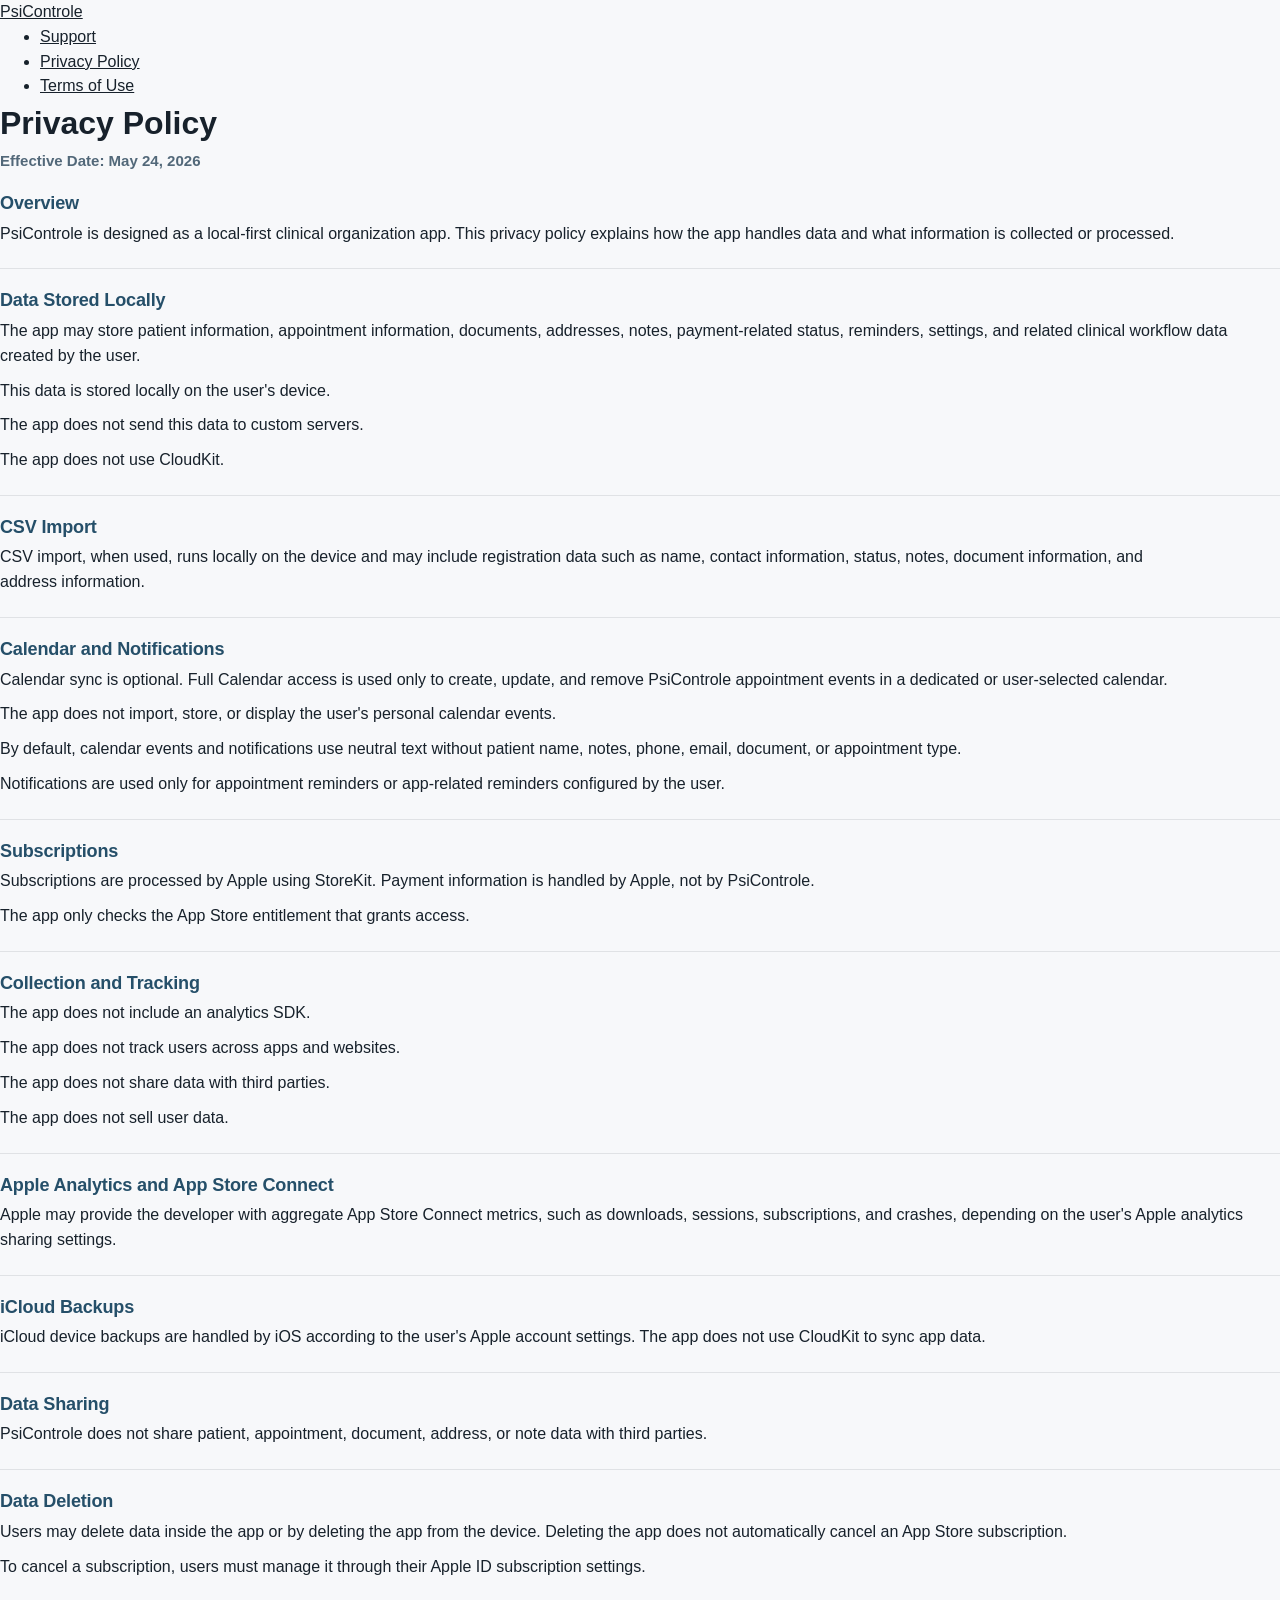
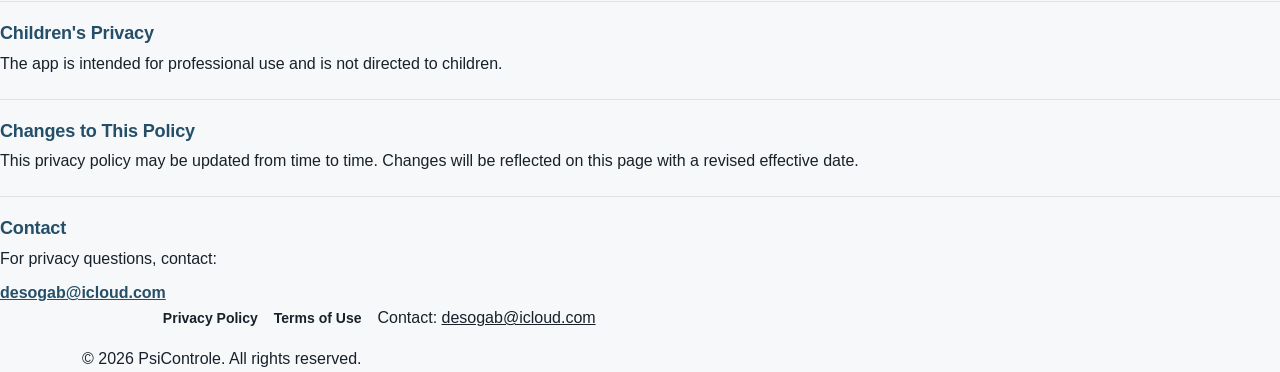
<file: privacy.html>
<!DOCTYPE html>
<html lang="en">
<head>
  <meta charset="UTF-8">
  <meta name="viewport" content="width=device-width, initial-scale=1.0">
  <title>Privacy Policy — PsiControle</title>
  <meta name="description" content="Privacy Policy for PsiControle, a local-first iOS app for managing clinical routines. Learn how your data is handled.">
  <link rel="stylesheet" href="styles.css">
</head>
<body>

<header>
  <nav>
    <a href="index.html" class="brand">PsiControle</a>
    <ul class="nav-links">
      <li><a href="index.html">Support</a></li>
      <li><a href="privacy.html" class="active">Privacy Policy</a></li>
      <li><a href="terms.html">Terms of Use</a></li>
    </ul>
  </nav>
</header>

<main>

  <h1>Privacy Policy</h1>
  <span class="effective-date">Effective Date: May 24, 2026</span>

  <div class="legal-section">
    <h2>Overview</h2>
    <p>PsiControle is designed as a local-first clinical organization app. This privacy policy explains how the app handles data and what information is collected or processed.</p>
  </div>

  <div class="legal-section">
    <h2>Data Stored Locally</h2>
    <p>The app may store patient information, appointment information, documents, addresses, notes, payment-related status, reminders, settings, and related clinical workflow data created by the user.</p>
    <p>This data is stored locally on the user's device.</p>
    <p>The app does not send this data to custom servers.</p>
    <p>The app does not use CloudKit.</p>
  </div>

  <div class="legal-section">
    <h2>CSV Import</h2>
    <p>CSV import, when used, runs locally on the device and may include registration data such as name, contact information, status, notes, document information, and address information.</p>
  </div>

  <div class="legal-section">
    <h2>Calendar and Notifications</h2>
    <p>Calendar sync is optional. Full Calendar access is used only to create, update, and remove PsiControle appointment events in a dedicated or user-selected calendar.</p>
    <p>The app does not import, store, or display the user's personal calendar events.</p>
    <p>By default, calendar events and notifications use neutral text without patient name, notes, phone, email, document, or appointment type.</p>
    <p>Notifications are used only for appointment reminders or app-related reminders configured by the user.</p>
  </div>

  <div class="legal-section">
    <h2>Subscriptions</h2>
    <p>Subscriptions are processed by Apple using StoreKit. Payment information is handled by Apple, not by PsiControle.</p>
    <p>The app only checks the App Store entitlement that grants access.</p>
  </div>

  <div class="legal-section">
    <h2>Collection and Tracking</h2>
    <p>The app does not include an analytics SDK.</p>
    <p>The app does not track users across apps and websites.</p>
    <p>The app does not share data with third parties.</p>
    <p>The app does not sell user data.</p>
  </div>

  <div class="legal-section">
    <h2>Apple Analytics and App Store Connect</h2>
    <p>Apple may provide the developer with aggregate App Store Connect metrics, such as downloads, sessions, subscriptions, and crashes, depending on the user's Apple analytics sharing settings.</p>
  </div>

  <div class="legal-section">
    <h2>iCloud Backups</h2>
    <p>iCloud device backups are handled by iOS according to the user's Apple account settings. The app does not use CloudKit to sync app data.</p>
  </div>

  <div class="legal-section">
    <h2>Data Sharing</h2>
    <p>PsiControle does not share patient, appointment, document, address, or note data with third parties.</p>
  </div>

  <div class="legal-section">
    <h2>Data Deletion</h2>
    <p>Users may delete data inside the app or by deleting the app from the device. Deleting the app does not automatically cancel an App Store subscription.</p>
    <p>To cancel a subscription, users must manage it through their Apple ID subscription settings.</p>
  </div>

  <div class="legal-section">
    <h2>Children's Privacy</h2>
    <p>The app is intended for professional use and is not directed to children.</p>
  </div>

  <div class="legal-section">
    <h2>Changes to This Policy</h2>
    <p>This privacy policy may be updated from time to time. Changes will be reflected on this page with a revised effective date.</p>
  </div>

  <div class="legal-section">
    <h2>Contact</h2>
    <p>For privacy questions, contact:</p>
    <p><a href="mailto:desogab@icloud.com" class="contact-link">desogab@icloud.com</a></p>
  </div>

</main>

<footer>
  <div class="footer-inner">
    <div class="footer-links">
      <a href="privacy.html">Privacy Policy</a>
      <a href="terms.html">Terms of Use</a>
    </div>
    <p>Contact: <a href="mailto:desogab@icloud.com">desogab@icloud.com</a></p>
    <p>&copy; 2026 PsiControle. All rights reserved.</p>
  </div>
</footer>

</body>
</html>
</file>
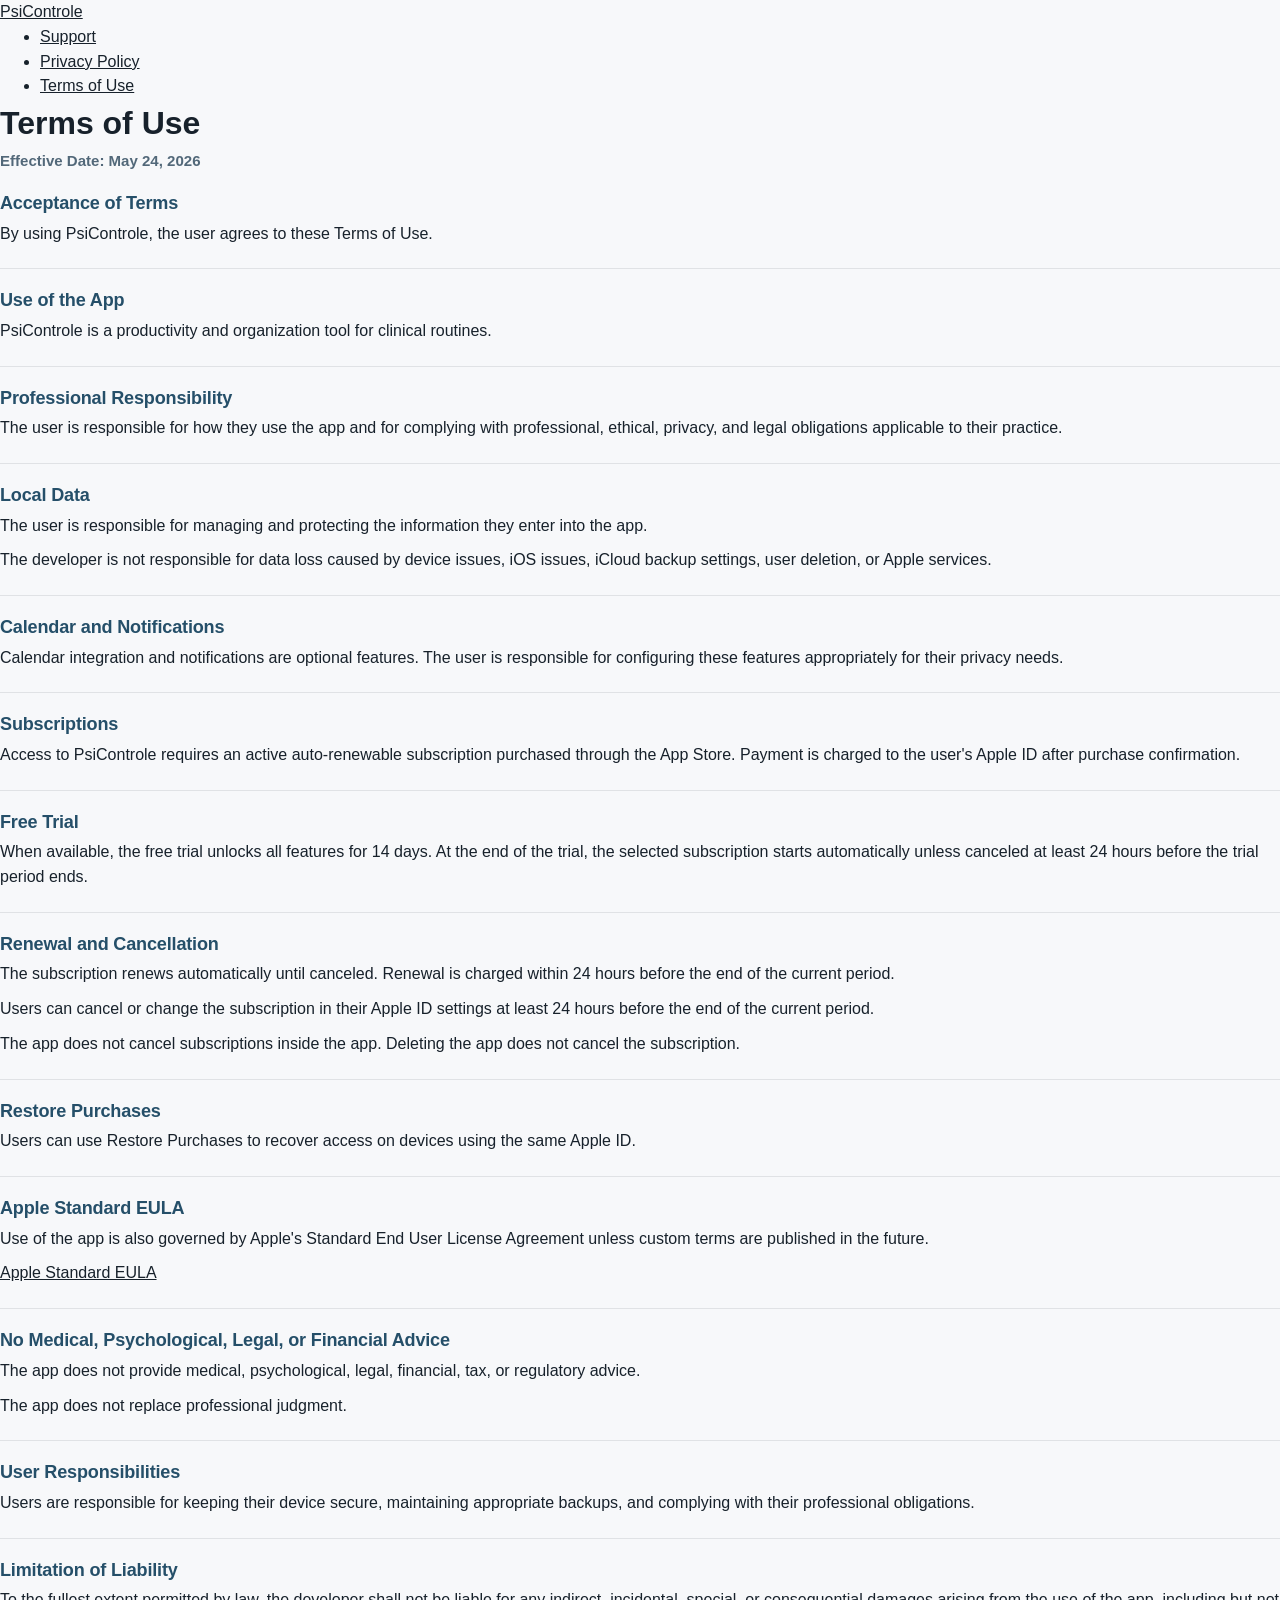
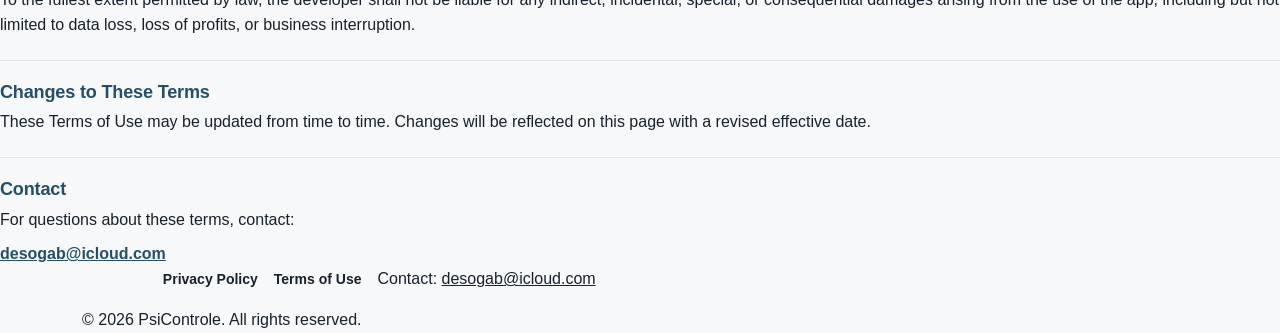
<file: terms.html>
<!DOCTYPE html>
<html lang="en">
<head>
  <meta charset="UTF-8">
  <meta name="viewport" content="width=device-width, initial-scale=1.0">
  <title>Terms of Use — PsiControle</title>
  <meta name="description" content="Terms of Use for PsiControle, a local-first iOS app for managing clinical routines, patients, and appointments.">
  <link rel="stylesheet" href="styles.css">
</head>
<body>

<header>
  <nav>
    <a href="index.html" class="brand">PsiControle</a>
    <ul class="nav-links">
      <li><a href="index.html">Support</a></li>
      <li><a href="privacy.html">Privacy Policy</a></li>
      <li><a href="terms.html" class="active">Terms of Use</a></li>
    </ul>
  </nav>
</header>

<main>

  <h1>Terms of Use</h1>
  <span class="effective-date">Effective Date: May 24, 2026</span>

  <div class="legal-section">
    <h2>Acceptance of Terms</h2>
    <p>By using PsiControle, the user agrees to these Terms of Use.</p>
  </div>

  <div class="legal-section">
    <h2>Use of the App</h2>
    <p>PsiControle is a productivity and organization tool for clinical routines.</p>
  </div>

  <div class="legal-section">
    <h2>Professional Responsibility</h2>
    <p>The user is responsible for how they use the app and for complying with professional, ethical, privacy, and legal obligations applicable to their practice.</p>
  </div>

  <div class="legal-section">
    <h2>Local Data</h2>
    <p>The user is responsible for managing and protecting the information they enter into the app.</p>
    <p>The developer is not responsible for data loss caused by device issues, iOS issues, iCloud backup settings, user deletion, or Apple services.</p>
  </div>

  <div class="legal-section">
    <h2>Calendar and Notifications</h2>
    <p>Calendar integration and notifications are optional features. The user is responsible for configuring these features appropriately for their privacy needs.</p>
  </div>

  <div class="legal-section">
    <h2>Subscriptions</h2>
    <p>Access to PsiControle requires an active auto-renewable subscription purchased through the App Store. Payment is charged to the user's Apple ID after purchase confirmation.</p>
  </div>

  <div class="legal-section">
    <h2>Free Trial</h2>
    <p>When available, the free trial unlocks all features for 14 days. At the end of the trial, the selected subscription starts automatically unless canceled at least 24 hours before the trial period ends.</p>
  </div>

  <div class="legal-section">
    <h2>Renewal and Cancellation</h2>
    <p>The subscription renews automatically until canceled. Renewal is charged within 24 hours before the end of the current period.</p>
    <p>Users can cancel or change the subscription in their Apple ID settings at least 24 hours before the end of the current period.</p>
    <p>The app does not cancel subscriptions inside the app. Deleting the app does not cancel the subscription.</p>
  </div>

  <div class="legal-section">
    <h2>Restore Purchases</h2>
    <p>Users can use Restore Purchases to recover access on devices using the same Apple ID.</p>
  </div>

  <div class="legal-section">
    <h2>Apple Standard EULA</h2>
    <p>Use of the app is also governed by Apple's Standard End User License Agreement unless custom terms are published in the future.</p>
    <p><a href="https://www.apple.com/legal/internet-services/itunes/dev/stdeula/" target="_blank" rel="noopener noreferrer">Apple Standard EULA</a></p>
  </div>

  <div class="legal-section">
    <h2>No Medical, Psychological, Legal, or Financial Advice</h2>
    <p>The app does not provide medical, psychological, legal, financial, tax, or regulatory advice.</p>
    <p>The app does not replace professional judgment.</p>
  </div>

  <div class="legal-section">
    <h2>User Responsibilities</h2>
    <p>Users are responsible for keeping their device secure, maintaining appropriate backups, and complying with their professional obligations.</p>
  </div>

  <div class="legal-section">
    <h2>Limitation of Liability</h2>
    <p>To the fullest extent permitted by law, the developer shall not be liable for any indirect, incidental, special, or consequential damages arising from the use of the app, including but not limited to data loss, loss of profits, or business interruption.</p>
  </div>

  <div class="legal-section">
    <h2>Changes to These Terms</h2>
    <p>These Terms of Use may be updated from time to time. Changes will be reflected on this page with a revised effective date.</p>
  </div>

  <div class="legal-section">
    <h2>Contact</h2>
    <p>For questions about these terms, contact:</p>
    <p><a href="mailto:desogab@icloud.com" class="contact-link">desogab@icloud.com</a></p>
  </div>

</main>

<footer>
  <div class="footer-inner">
    <div class="footer-links">
      <a href="privacy.html">Privacy Policy</a>
      <a href="terms.html">Terms of Use</a>
    </div>
    <p>Contact: <a href="mailto:desogab@icloud.com">desogab@icloud.com</a></p>
    <p>&copy; 2026 PsiControle. All rights reserved.</p>
  </div>
</footer>

</body>
</html>
</file>
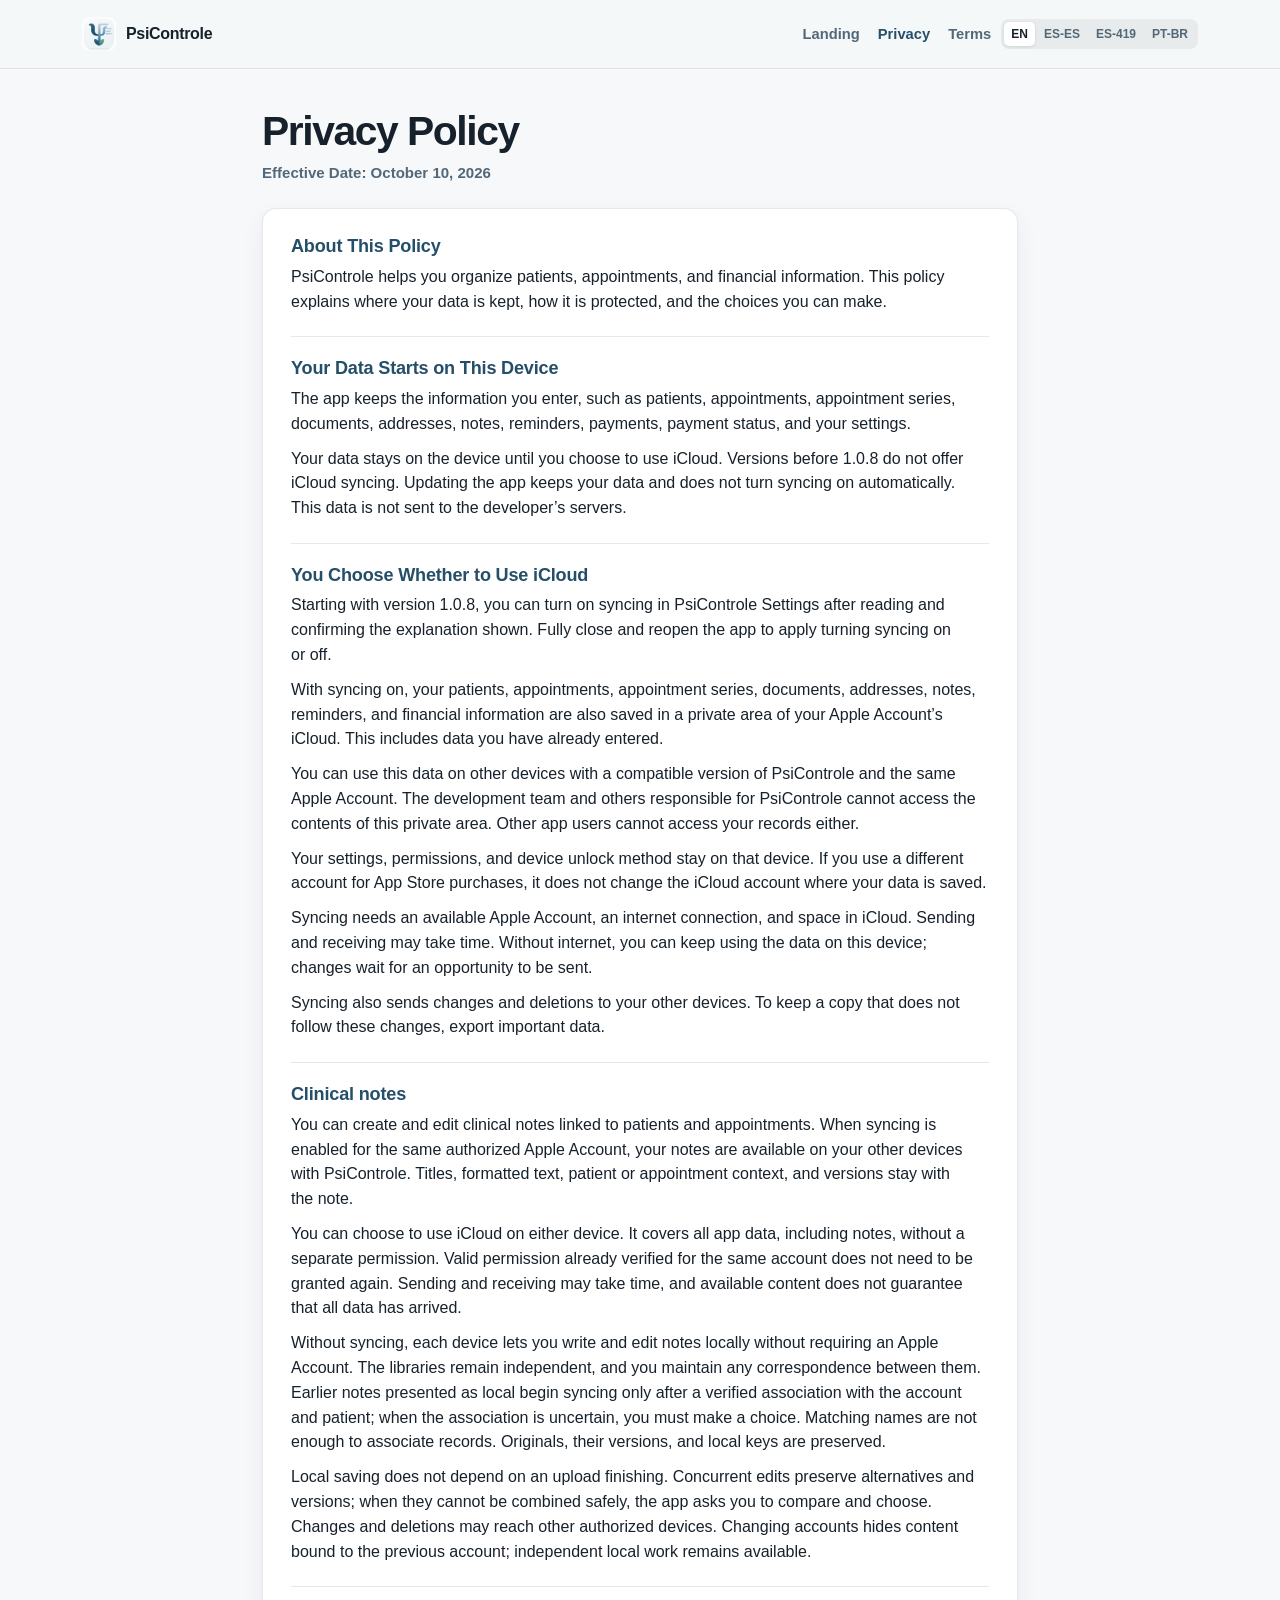
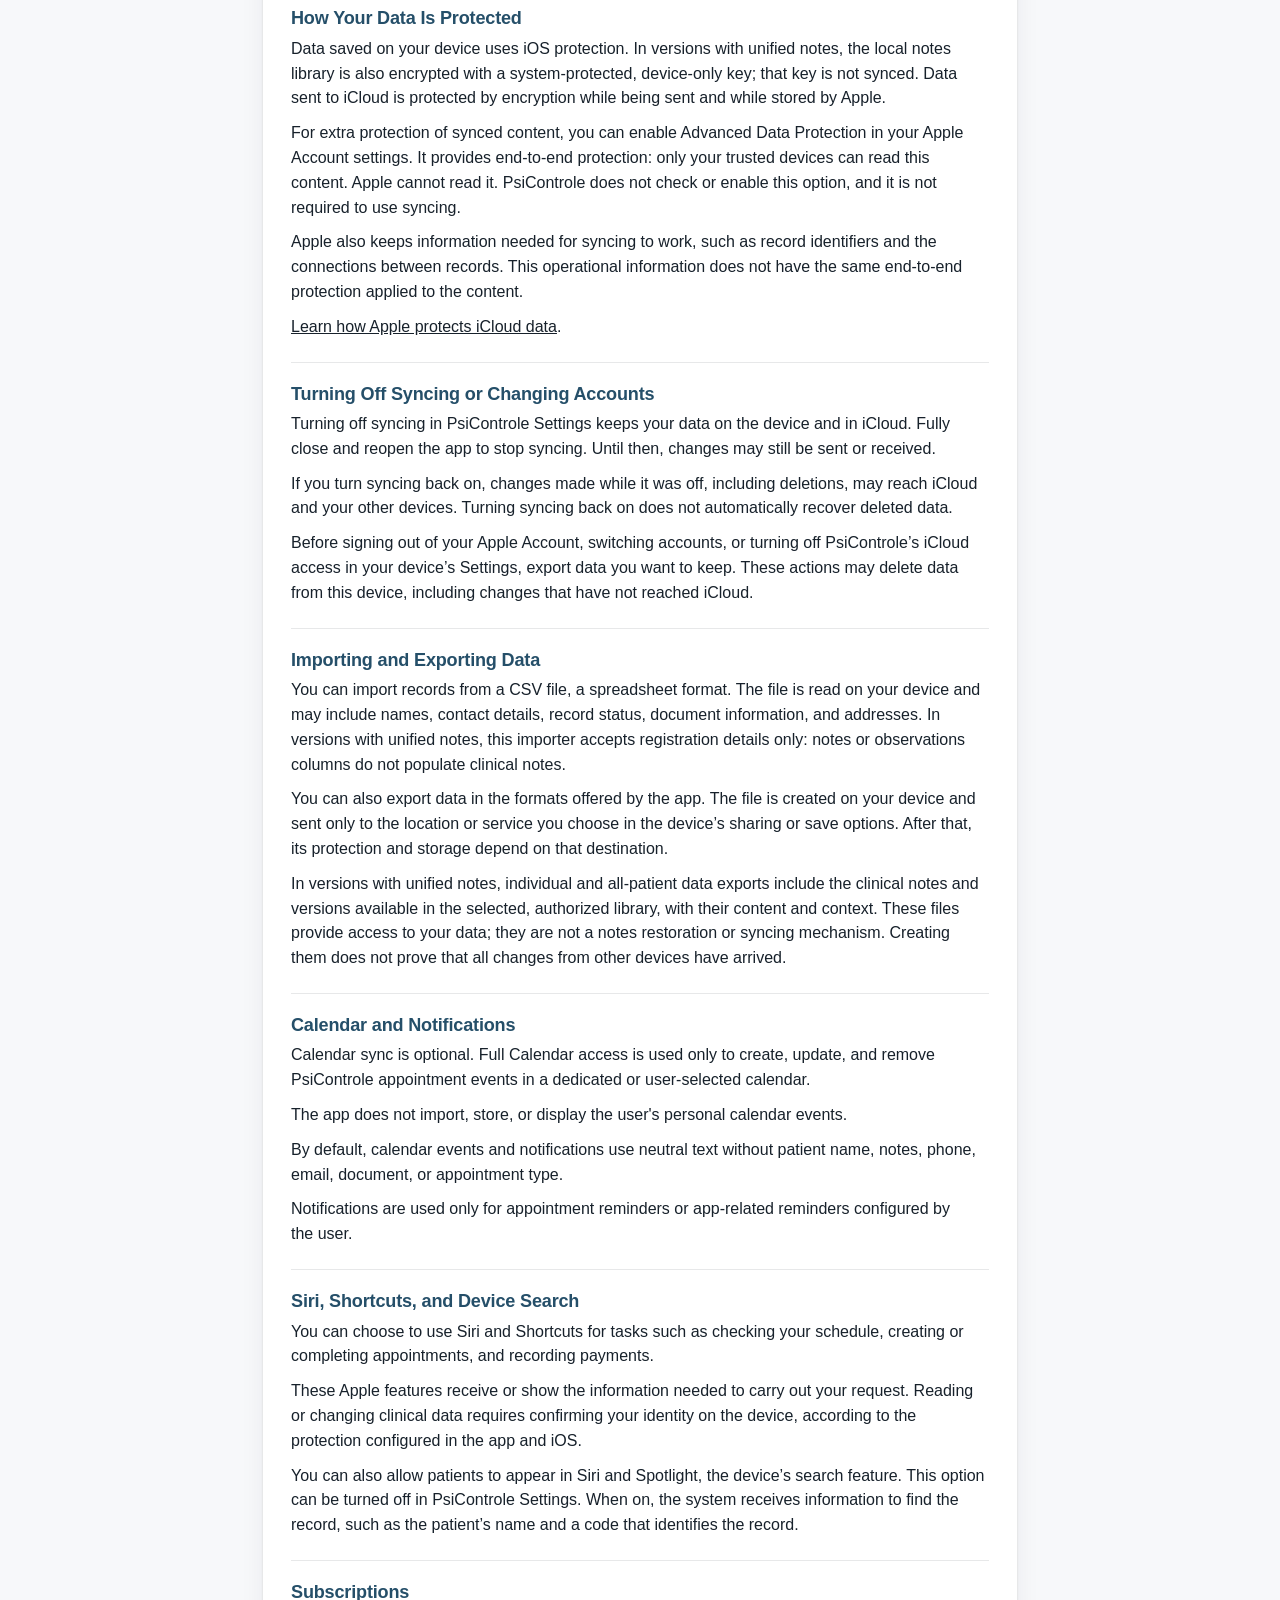
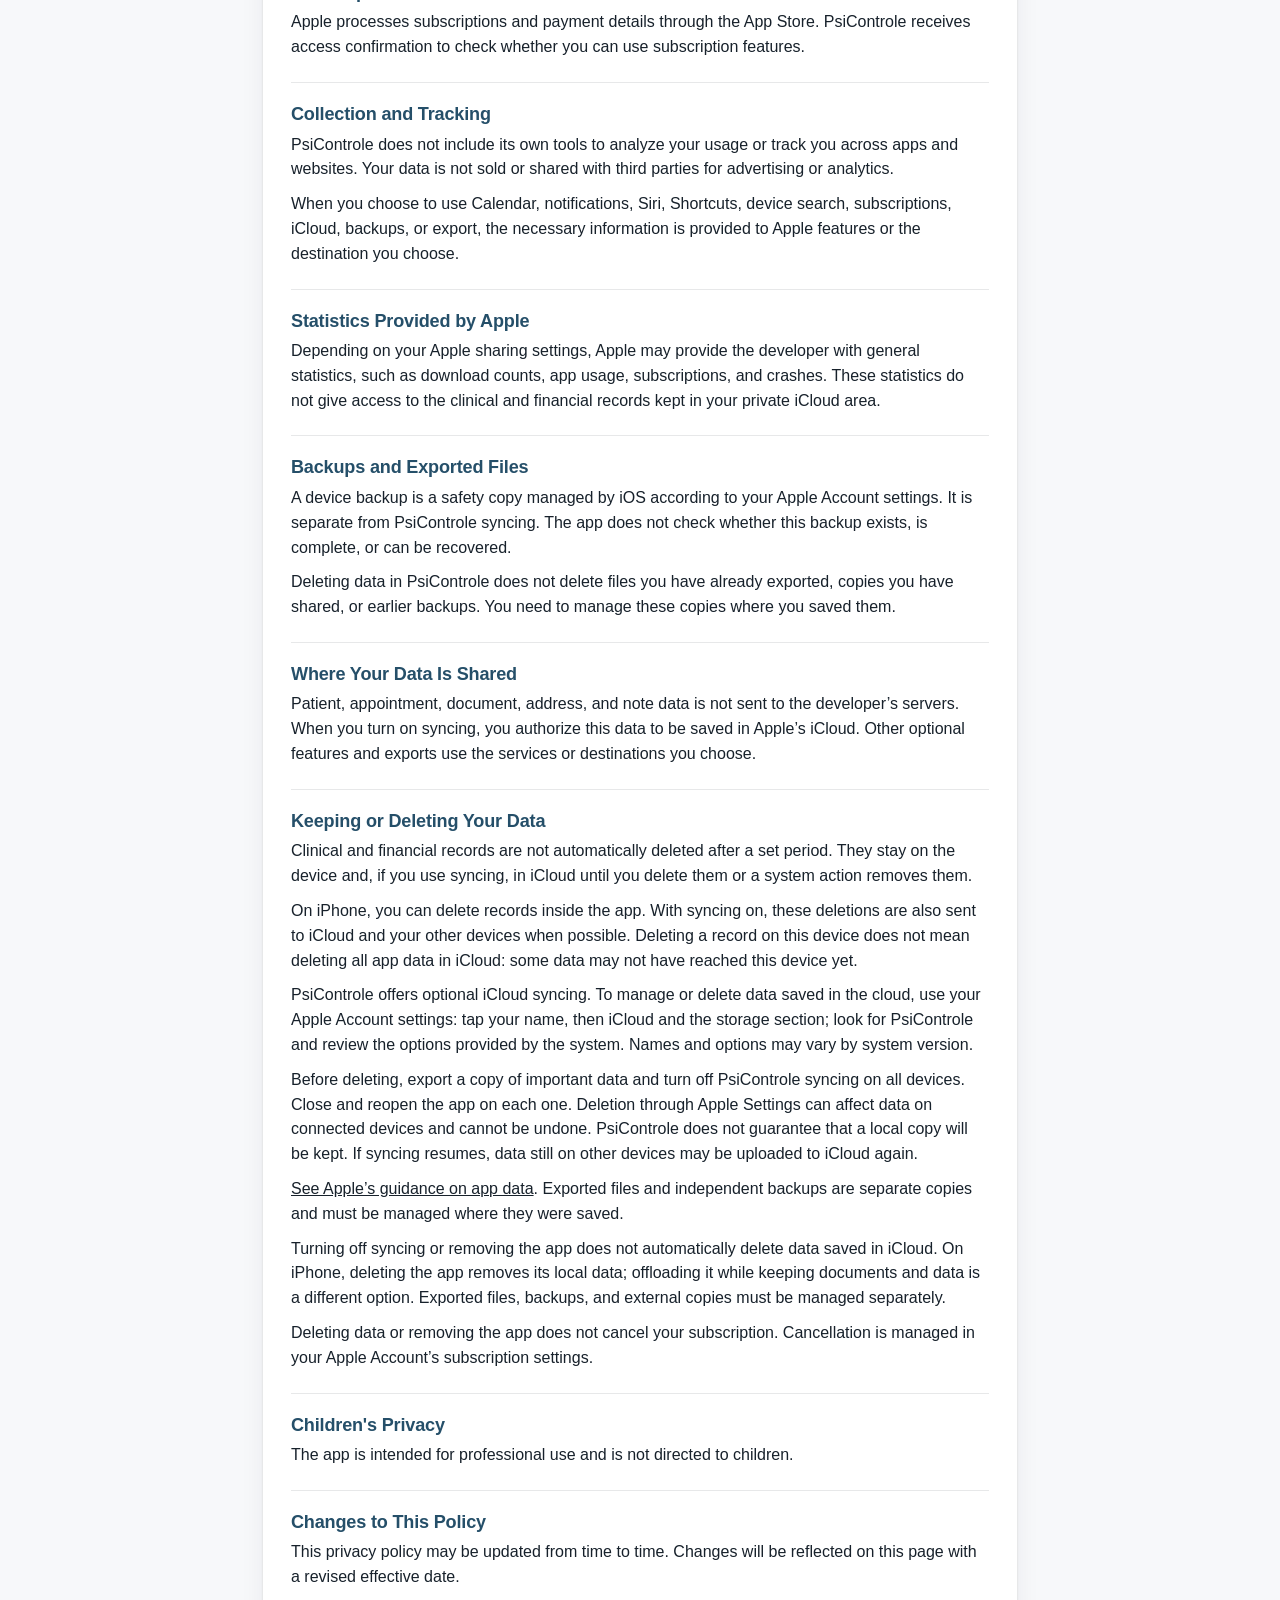
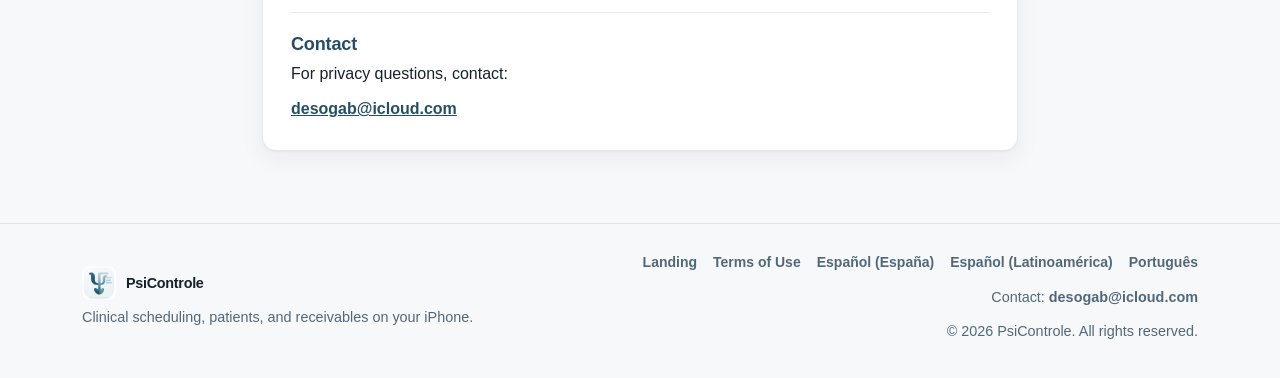
<file: en/privacy.html>
<!DOCTYPE html>
<html lang="en">
<head>
  <meta charset="UTF-8">
  <meta name="color-scheme" content="light dark">
  <meta name="viewport" content="width=device-width, initial-scale=1.0">
  <title>Privacy Policy — PsiControle</title>
  <meta name="description" content="PsiControle Privacy Policy. Understand where your data is kept, how it is protected, and how to delete it.">
  <link rel="icon" href="../assets/img/brand/app-icon.png">
  <link rel="stylesheet" href="../styles.css?v=20260716">
  <link rel="stylesheet" href="../legal-appearance.css?v=20261022">
  <!-- seo:start -->
  <link rel="canonical" href="https://psicontrole.app.br/en/privacy.html">
  <link rel="alternate" hreflang="pt-BR" href="https://psicontrole.app.br/pt-BR/privacy.html">
  <link rel="alternate" hreflang="en" href="https://psicontrole.app.br/en/privacy.html">
  <link rel="alternate" hreflang="es-ES" href="https://psicontrole.app.br/es-ES/privacy.html">
  <link rel="alternate" hreflang="es-419" href="https://psicontrole.app.br/es-419/privacy.html">
  <!-- seo:end -->
</head>
<body>
<a class="skip-link" href="#content">Skip to content</a>

<header class="site-header">
  <nav class="site-nav" aria-label="Main navigation">
    <a href="./" class="brand-link" aria-label="PsiControle">
      <img src="../assets/img/brand/brand-mark.png" alt="" width="34" height="34">
      <span>PsiControle</span>
    </a>

    <div class="nav-actions">
      <div class="main-nav" aria-label="Pages">
        <a href="./">Landing</a>
        <a href="privacy.html" class="active">Privacy</a>
        <a href="terms.html">Terms</a>
      </div>
      <div class="lang-switch" aria-label="Language">
        <a href="privacy.html" class="lang-active" lang="en">EN</a>
        <a href="../es-ES/privacy.html" lang="es-ES" title="Español (España)">ES-ES</a>
        <a href="../es-419/privacy.html" lang="es-419" title="Español (Latinoamérica)">ES-419</a>
        <a href="../pt-BR/privacy.html" lang="pt-BR">PT-BR</a>
      </div>
    </div>
  </nav>
</header>

<main id="content" class="legal-main">
  <div class="legal-hero">
    <h1>Privacy Policy</h1>
    <span class="effective-date">Effective Date: October 10, 2026</span>
  </div>

  <div class="legal-card">
    <section class="legal-section">
      <h2>About This Policy</h2>
      <p>PsiControle helps you organize patients, appointments, and financial information. This policy explains where your data is kept, how it is protected, and the choices you can make.</p>
    </section>

    <section class="legal-section">
      <h2>Your Data Starts on This Device</h2>
      <p>The app keeps the information you enter, such as patients, appointments, appointment series, documents, addresses, notes, reminders, payments, payment status, and your settings.</p>
      <p>Your data stays on the device until you choose to use iCloud. Versions before 1.0.8 do not offer iCloud syncing. Updating the app keeps your data and does not turn syncing on automatically. This data is not sent to the developer’s servers.</p>
    </section>

    <section class="legal-section">
      <h2>You Choose Whether to Use iCloud</h2>
      <p>Starting with version 1.0.8, you can turn on syncing in PsiControle Settings after reading and confirming the explanation shown. Fully close and reopen the app to apply turning syncing on or off.</p>
      <p>With syncing on, your patients, appointments, appointment series, documents, addresses, notes, reminders, and financial information are also saved in a private area of your Apple Account’s iCloud. This includes data you have already entered.</p>
      <p>You can use this data on other devices with a compatible version of PsiControle and the same Apple Account. The development team and others responsible for PsiControle cannot access the contents of this private area. Other app users cannot access your records either.</p>
      <p>Your settings, permissions, and device unlock method stay on that device. If you use a different account for App Store purchases, it does not change the iCloud account where your data is saved.</p>
      <p>Syncing needs an available Apple Account, an internet connection, and space in iCloud. Sending and receiving may take time. Without internet, you can keep using the data on this device; changes wait for an opportunity to be sent.</p>
      <p>Syncing also sends changes and deletions to your other devices. To keep a copy that does not follow these changes, export important data.</p>
    </section>

    <section class="legal-section">
      <h2>Clinical notes</h2>
      <p>You can create and edit clinical notes linked to patients and appointments. When syncing is enabled for the same authorized Apple Account, your notes are available on your other devices with PsiControle. Titles, formatted text, patient or appointment context, and versions stay with the note.</p>
      <p>You can choose to use iCloud on either device. It covers all app data, including notes, without a separate permission. Valid permission already verified for the same account does not need to be granted again. Sending and receiving may take time, and available content does not guarantee that all data has arrived.</p>
      <p>Without syncing, each device lets you write and edit notes locally without requiring an Apple Account. The libraries remain independent, and you maintain any correspondence between them. Earlier notes presented as local begin syncing only after a verified association with the account and patient; when the association is uncertain, you must make a choice. Matching names are not enough to associate records. Originals, their versions, and local keys are preserved.</p>
      <p>Local saving does not depend on an upload finishing. Concurrent edits preserve alternatives and versions; when they cannot be combined safely, the app asks you to compare and choose. Changes and deletions may reach other authorized devices. Changing accounts hides content bound to the previous account; independent local work remains available.</p>
    </section>

    <section class="legal-section">
      <h2>How Your Data Is Protected</h2>
      <p>Data saved on your device uses iOS protection. In versions with unified notes, the local notes library is also encrypted with a system-protected, device-only key; that key is not synced. Data sent to iCloud is protected by encryption while being sent and while stored by Apple.</p>
      <p>For extra protection of synced content, you can enable Advanced Data Protection in your Apple Account settings. It provides end-to-end protection: only your trusted devices can read this content. Apple cannot read it. PsiControle does not check or enable this option, and it is not required to use syncing.</p>
      <p>Apple also keeps information needed for syncing to work, such as record identifiers and the connections between records. This operational information does not have the same end-to-end protection applied to the content.</p>
      <p><a href="https://support.apple.com/102651">Learn how Apple protects iCloud data</a>.</p>
    </section>

    <section class="legal-section">
      <h2>Turning Off Syncing or Changing Accounts</h2>
      <p>Turning off syncing in PsiControle Settings keeps your data on the device and in iCloud. Fully close and reopen the app to stop syncing. Until then, changes may still be sent or received.</p>
      <p>If you turn syncing back on, changes made while it was off, including deletions, may reach iCloud and your other devices. Turning syncing back on does not automatically recover deleted data.</p>
      <p>Before signing out of your Apple Account, switching accounts, or turning off PsiControle’s iCloud access in your device’s Settings, export data you want to keep. These actions may delete data from this device, including changes that have not reached iCloud.</p>
    </section>

    <section class="legal-section">
      <h2>Importing and Exporting Data</h2>
      <p>You can import records from a CSV file, a spreadsheet format. The file is read on your device and may include names, contact details, record status, document information, and addresses. In versions with unified notes, this importer accepts registration details only: notes or observations columns do not populate clinical notes.</p>
      <p>You can also export data in the formats offered by the app. The file is created on your device and sent only to the location or service you choose in the device’s sharing or save options. After that, its protection and storage depend on that destination.</p>
      <p>In versions with unified notes, individual and all-patient data exports include the clinical notes and versions available in the selected, authorized library, with their content and context. These files provide access to your data; they are not a notes restoration or syncing mechanism. Creating them does not prove that all changes from other devices have arrived.</p>
    </section>

    <section class="legal-section">
      <h2>Calendar and Notifications</h2>
      <p>Calendar sync is optional. Full Calendar access is used only to create, update, and remove PsiControle appointment events in a dedicated or user-selected calendar.</p>
      <p>The app does not import, store, or display the user's personal calendar events.</p>
      <p>By default, calendar events and notifications use neutral text without patient name, notes, phone, email, document, or appointment type.</p>
      <p>Notifications are used only for appointment reminders or app-related reminders configured by the user.</p>
    </section>

    <section class="legal-section">
      <h2>Siri, Shortcuts, and Device Search</h2>
      <p>You can choose to use Siri and Shortcuts for tasks such as checking your schedule, creating or completing appointments, and recording payments.</p>
      <p>These Apple features receive or show the information needed to carry out your request. Reading or changing clinical data requires confirming your identity on the device, according to the protection configured in the app and iOS.</p>
      <p>You can also allow patients to appear in Siri and Spotlight, the device’s search feature. This option can be turned off in PsiControle Settings. When on, the system receives information to find the record, such as the patient’s name and a code that identifies the record.</p>
    </section>

    <section class="legal-section">
      <h2>Subscriptions</h2>
      <p>Apple processes subscriptions and payment details through the App Store. PsiControle receives access confirmation to check whether you can use subscription features.</p>
    </section>

    <section class="legal-section">
      <h2>Collection and Tracking</h2>
      <p>PsiControle does not include its own tools to analyze your usage or track you across apps and websites. Your data is not sold or shared with third parties for advertising or analytics.</p>
      <p>When you choose to use Calendar, notifications, Siri, Shortcuts, device search, subscriptions, iCloud, backups, or export, the necessary information is provided to Apple features or the destination you choose.</p>
    </section>

    <section class="legal-section">
      <h2>Statistics Provided by Apple</h2>
      <p>Depending on your Apple sharing settings, Apple may provide the developer with general statistics, such as download counts, app usage, subscriptions, and crashes. These statistics do not give access to the clinical and financial records kept in your private iCloud area.</p>
    </section>

    <section class="legal-section">
      <h2>Backups and Exported Files</h2>
      <p>A device backup is a safety copy managed by iOS according to your Apple Account settings. It is separate from PsiControle syncing. The app does not check whether this backup exists, is complete, or can be recovered.</p>
      <p>Deleting data in PsiControle does not delete files you have already exported, copies you have shared, or earlier backups. You need to manage these copies where you saved them.</p>
    </section>

    <section class="legal-section">
      <h2>Where Your Data Is Shared</h2>
      <p>Patient, appointment, document, address, and note data is not sent to the developer’s servers. When you turn on syncing, you authorize this data to be saved in Apple’s iCloud. Other optional features and exports use the services or destinations you choose.</p>
    </section>

    <section class="legal-section">
      <h2>Keeping or Deleting Your Data</h2>
      <p>Clinical and financial records are not automatically deleted after a set period. They stay on the device and, if you use syncing, in iCloud until you delete them or a system action removes them.</p>
      <p>On iPhone, you can delete records inside the app. With syncing on, these deletions are also sent to iCloud and your other devices when possible. Deleting a record on this device does not mean deleting all app data in iCloud: some data may not have reached this device yet.</p>
      <p>PsiControle offers optional iCloud syncing. To manage or delete data saved in the cloud, use your Apple Account settings: tap your name, then iCloud and the storage section; look for PsiControle and review the options provided by the system. Names and options may vary by system version.</p>
      <p>Before deleting, export a copy of important data and turn off PsiControle syncing on all devices. Close and reopen the app on each one. Deletion through Apple Settings can affect data on connected devices and cannot be undone. PsiControle does not guarantee that a local copy will be kept. If syncing resumes, data still on other devices may be uploaded to iCloud again.</p>
      <p><a href="https://support.apple.com/guide/icloud/mm62d92d6b3e/icloud">See Apple’s guidance on app data</a>. Exported files and independent backups are separate copies and must be managed where they were saved.</p>
      <p>Turning off syncing or removing the app does not automatically delete data saved in iCloud. On iPhone, deleting the app removes its local data; offloading it while keeping documents and data is a different option. Exported files, backups, and external copies must be managed separately.</p>
      <p>Deleting data or removing the app does not cancel your subscription. Cancellation is managed in your Apple Account’s subscription settings.</p>
    </section>

    <section class="legal-section">
      <h2>Children's Privacy</h2>
      <p>The app is intended for professional use and is not directed to children.</p>
    </section>

    <section class="legal-section">
      <h2>Changes to This Policy</h2>
      <p>This privacy policy may be updated from time to time. Changes will be reflected on this page with a revised effective date.</p>
    </section>

    <section class="legal-section">
      <h2>Contact</h2>
      <p>For privacy questions, contact:</p>
      <p><a href="mailto:desogab@icloud.com" class="contact-link">desogab@icloud.com</a></p>
    </section>
  </div>
</main>

<footer class="site-footer">
  <div class="footer-inner">
    <div>
      <a href="./" class="footer-brand">
        <img src="../assets/img/brand/brand-mark.png" alt="" width="34" height="34" loading="lazy">
        <span>PsiControle</span>
      </a>
      <p>Clinical scheduling, patients, and receivables on your iPhone.</p>
    </div>
    <div class="footer-meta">
      <div class="footer-links">
        <a href="./">Landing</a>
        <a href="terms.html">Terms of Use</a>
        <a href="../es-ES/privacy.html" lang="es-ES">Español (España)</a>
        <a href="../es-419/privacy.html" lang="es-419">Español (Latinoamérica)</a>
        <a href="../pt-BR/privacy.html" lang="pt-BR">Português</a>
      </div>
      <p>Contact: <a href="mailto:desogab@icloud.com">desogab@icloud.com</a></p>
      <p>&copy; 2026 PsiControle. All rights reserved.</p>
    </div>
  </div>
</footer>
</body>
</html>
</file>
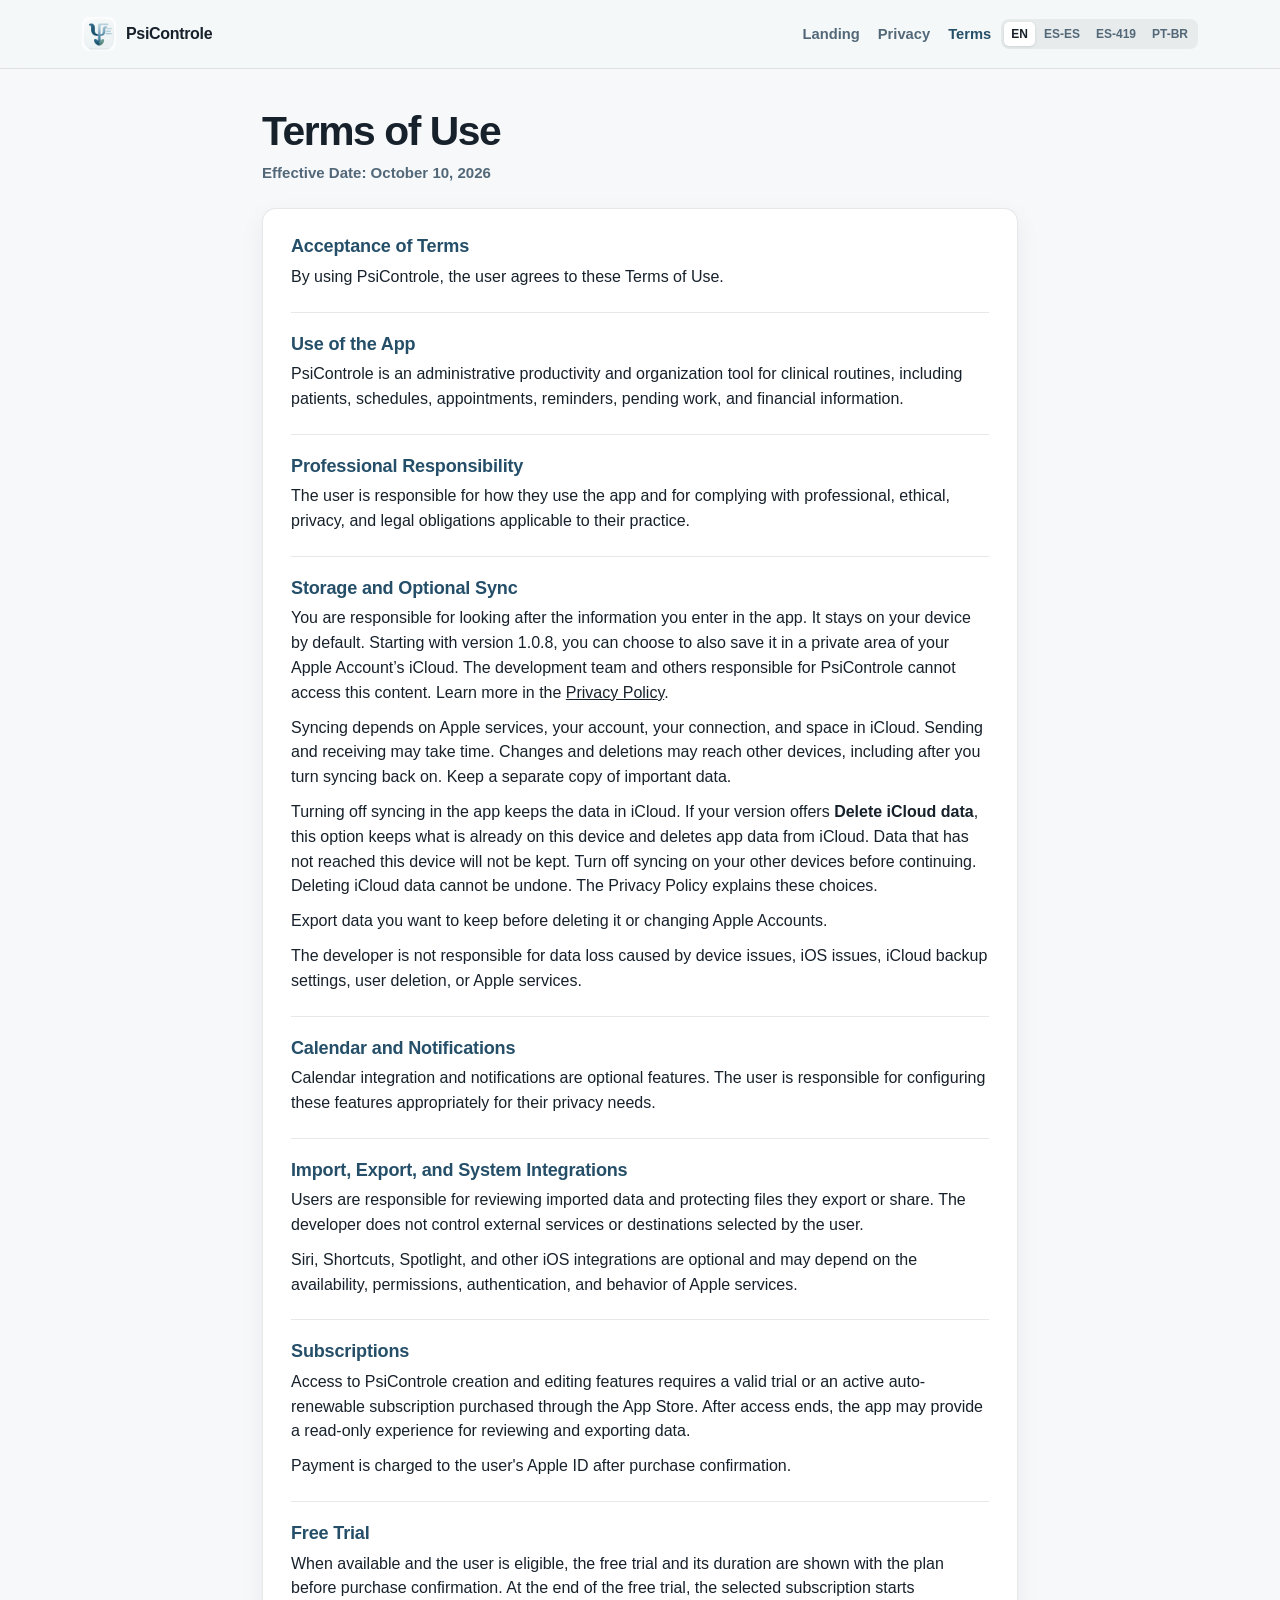
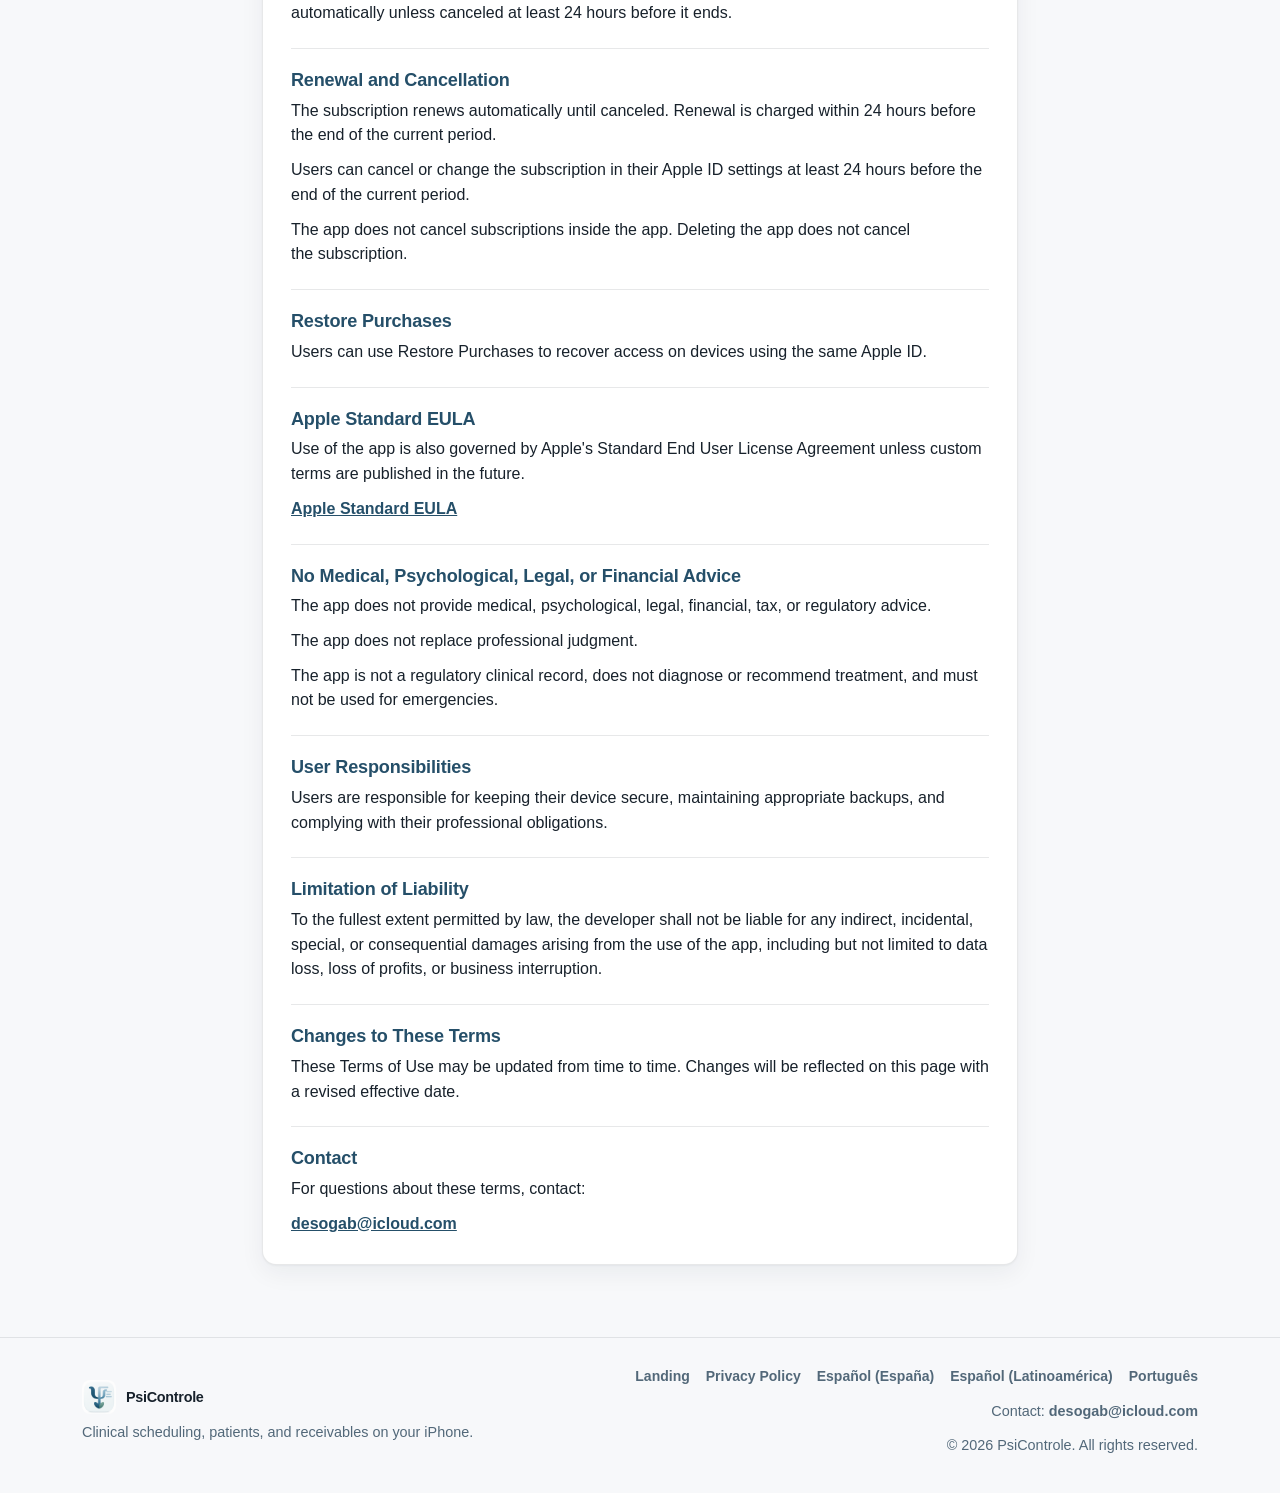
<file: en/terms.html>
<!DOCTYPE html>
<html lang="en">
<head>
  <meta charset="UTF-8">
  <meta name="color-scheme" content="light dark">
  <meta name="viewport" content="width=device-width, initial-scale=1.0">
  <title>Terms of Use — PsiControle</title>
  <meta name="description" content="PsiControle Terms of Use, an app for organizing patients, appointments, and financial information.">
  <link rel="icon" href="../assets/img/brand/app-icon.png">
  <link rel="stylesheet" href="../styles.css?v=20260716">
  <link rel="stylesheet" href="../legal-appearance.css?v=20261022">
  <!-- seo:start -->
  <link rel="canonical" href="https://psicontrole.app.br/en/terms.html">
  <link rel="alternate" hreflang="pt-BR" href="https://psicontrole.app.br/pt-BR/terms.html">
  <link rel="alternate" hreflang="en" href="https://psicontrole.app.br/en/terms.html">
  <link rel="alternate" hreflang="es-ES" href="https://psicontrole.app.br/es-ES/terms.html">
  <link rel="alternate" hreflang="es-419" href="https://psicontrole.app.br/es-419/terms.html">
  <!-- seo:end -->
</head>
<body>
<a class="skip-link" href="#content">Skip to content</a>

<header class="site-header">
  <nav class="site-nav" aria-label="Main navigation">
    <a href="./" class="brand-link" aria-label="PsiControle">
      <img src="../assets/img/brand/brand-mark.png" alt="" width="34" height="34">
      <span>PsiControle</span>
    </a>

    <div class="nav-actions">
      <div class="main-nav" aria-label="Pages">
        <a href="./">Landing</a>
        <a href="privacy.html">Privacy</a>
        <a href="terms.html" class="active">Terms</a>
      </div>
      <div class="lang-switch" aria-label="Language">
        <a href="terms.html" class="lang-active" lang="en">EN</a>
        <a href="../es-ES/terms.html" lang="es-ES" title="Español (España)">ES-ES</a>
        <a href="../es-419/terms.html" lang="es-419" title="Español (Latinoamérica)">ES-419</a>
        <a href="../pt-BR/terms.html" lang="pt-BR">PT-BR</a>
      </div>
    </div>
  </nav>
</header>

<main id="content" class="legal-main">
  <div class="legal-hero">
    <h1>Terms of Use</h1>
    <span class="effective-date">Effective Date: October 10, 2026</span>
  </div>

  <div class="legal-card">
    <section class="legal-section">
      <h2>Acceptance of Terms</h2>
      <p>By using PsiControle, the user agrees to these Terms of Use.</p>
    </section>

    <section class="legal-section">
      <h2>Use of the App</h2>
      <p>PsiControle is an administrative productivity and organization tool for clinical routines, including patients, schedules, appointments, reminders, pending work, and financial information.</p>
    </section>

    <section class="legal-section">
      <h2>Professional Responsibility</h2>
      <p>The user is responsible for how they use the app and for complying with professional, ethical, privacy, and legal obligations applicable to their practice.</p>
    </section>

    <section class="legal-section">
      <h2>Storage and Optional Sync</h2>
      <p>You are responsible for looking after the information you enter in the app. It stays on your device by default. Starting with version 1.0.8, you can choose to also save it in a private area of your Apple Account’s iCloud. The development team and others responsible for PsiControle cannot access this content. Learn more in the <a href="privacy.html">Privacy Policy</a>.</p>
      <p>Syncing depends on Apple services, your account, your connection, and space in iCloud. Sending and receiving may take time. Changes and deletions may reach other devices, including after you turn syncing back on. Keep a separate copy of important data.</p>
      <p>Turning off syncing in the app keeps the data in iCloud. If your version offers <strong>Delete iCloud data</strong>, this option keeps what is already on this device and deletes app data from iCloud. Data that has not reached this device will not be kept. Turn off syncing on your other devices before continuing. Deleting iCloud data cannot be undone. The Privacy Policy explains these choices.</p>
      <p>Export data you want to keep before deleting it or changing Apple Accounts.</p>
      <p>The developer is not responsible for data loss caused by device issues, iOS issues, iCloud backup settings, user deletion, or Apple services.</p>
    </section>

    <section class="legal-section">
      <h2>Calendar and Notifications</h2>
      <p>Calendar integration and notifications are optional features. The user is responsible for configuring these features appropriately for their privacy needs.</p>
    </section>

    <section class="legal-section">
      <h2>Import, Export, and System Integrations</h2>
      <p>Users are responsible for reviewing imported data and protecting files they export or share. The developer does not control external services or destinations selected by the user.</p>
      <p>Siri, Shortcuts, Spotlight, and other iOS integrations are optional and may depend on the availability, permissions, authentication, and behavior of Apple services.</p>
    </section>

    <section class="legal-section">
      <h2>Subscriptions</h2>
      <p>Access to PsiControle creation and editing features requires a valid trial or an active auto-renewable subscription purchased through the App Store. After access ends, the app may provide a read-only experience for reviewing and exporting data.</p>
      <p>Payment is charged to the user's Apple ID after purchase confirmation.</p>
    </section>

    <section class="legal-section">
      <h2>Free Trial</h2>
      <p>When available and the user is eligible, the free trial and its duration are shown with the plan before purchase confirmation. At the end of the free trial, the selected subscription starts automatically unless canceled at least 24 hours before it ends.</p>
    </section>

    <section class="legal-section">
      <h2>Renewal and Cancellation</h2>
      <p>The subscription renews automatically until canceled. Renewal is charged within 24 hours before the end of the current period.</p>
      <p>Users can cancel or change the subscription in their Apple ID settings at least 24 hours before the end of the current period.</p>
      <p>The app does not cancel subscriptions inside the app. Deleting the app does not cancel the subscription.</p>
    </section>

    <section class="legal-section">
      <h2>Restore Purchases</h2>
      <p>Users can use Restore Purchases to recover access on devices using the same Apple ID.</p>
    </section>

    <section class="legal-section">
      <h2>Apple Standard EULA</h2>
      <p>Use of the app is also governed by Apple's Standard End User License Agreement unless custom terms are published in the future.</p>
      <p><a href="https://www.apple.com/legal/internet-services/itunes/dev/stdeula/" target="_blank" rel="noopener noreferrer" class="contact-link">Apple Standard EULA</a></p>
    </section>

    <section class="legal-section">
      <h2>No Medical, Psychological, Legal, or Financial Advice</h2>
      <p>The app does not provide medical, psychological, legal, financial, tax, or regulatory advice.</p>
      <p>The app does not replace professional judgment.</p>
      <p>The app is not a regulatory clinical record, does not diagnose or recommend treatment, and must not be used for emergencies.</p>
    </section>

    <section class="legal-section">
      <h2>User Responsibilities</h2>
      <p>Users are responsible for keeping their device secure, maintaining appropriate backups, and complying with their professional obligations.</p>
    </section>

    <section class="legal-section">
      <h2>Limitation of Liability</h2>
      <p>To the fullest extent permitted by law, the developer shall not be liable for any indirect, incidental, special, or consequential damages arising from the use of the app, including but not limited to data loss, loss of profits, or business interruption.</p>
    </section>

    <section class="legal-section">
      <h2>Changes to These Terms</h2>
      <p>These Terms of Use may be updated from time to time. Changes will be reflected on this page with a revised effective date.</p>
    </section>

    <section class="legal-section">
      <h2>Contact</h2>
      <p>For questions about these terms, contact:</p>
      <p><a href="mailto:desogab@icloud.com" class="contact-link">desogab@icloud.com</a></p>
    </section>
  </div>
</main>

<footer class="site-footer">
  <div class="footer-inner">
    <div>
      <a href="./" class="footer-brand">
        <img src="../assets/img/brand/brand-mark.png" alt="" width="34" height="34" loading="lazy">
        <span>PsiControle</span>
      </a>
      <p>Clinical scheduling, patients, and receivables on your iPhone.</p>
    </div>
    <div class="footer-meta">
      <div class="footer-links">
        <a href="./">Landing</a>
        <a href="privacy.html">Privacy Policy</a>
        <a href="../es-ES/terms.html" lang="es-ES">Español (España)</a>
        <a href="../es-419/terms.html" lang="es-419">Español (Latinoamérica)</a>
        <a href="../pt-BR/terms.html" lang="pt-BR">Português</a>
      </div>
      <p>Contact: <a href="mailto:desogab@icloud.com">desogab@icloud.com</a></p>
      <p>&copy; 2026 PsiControle. All rights reserved.</p>
    </div>
  </div>
</footer>
</body>
</html>
</file>
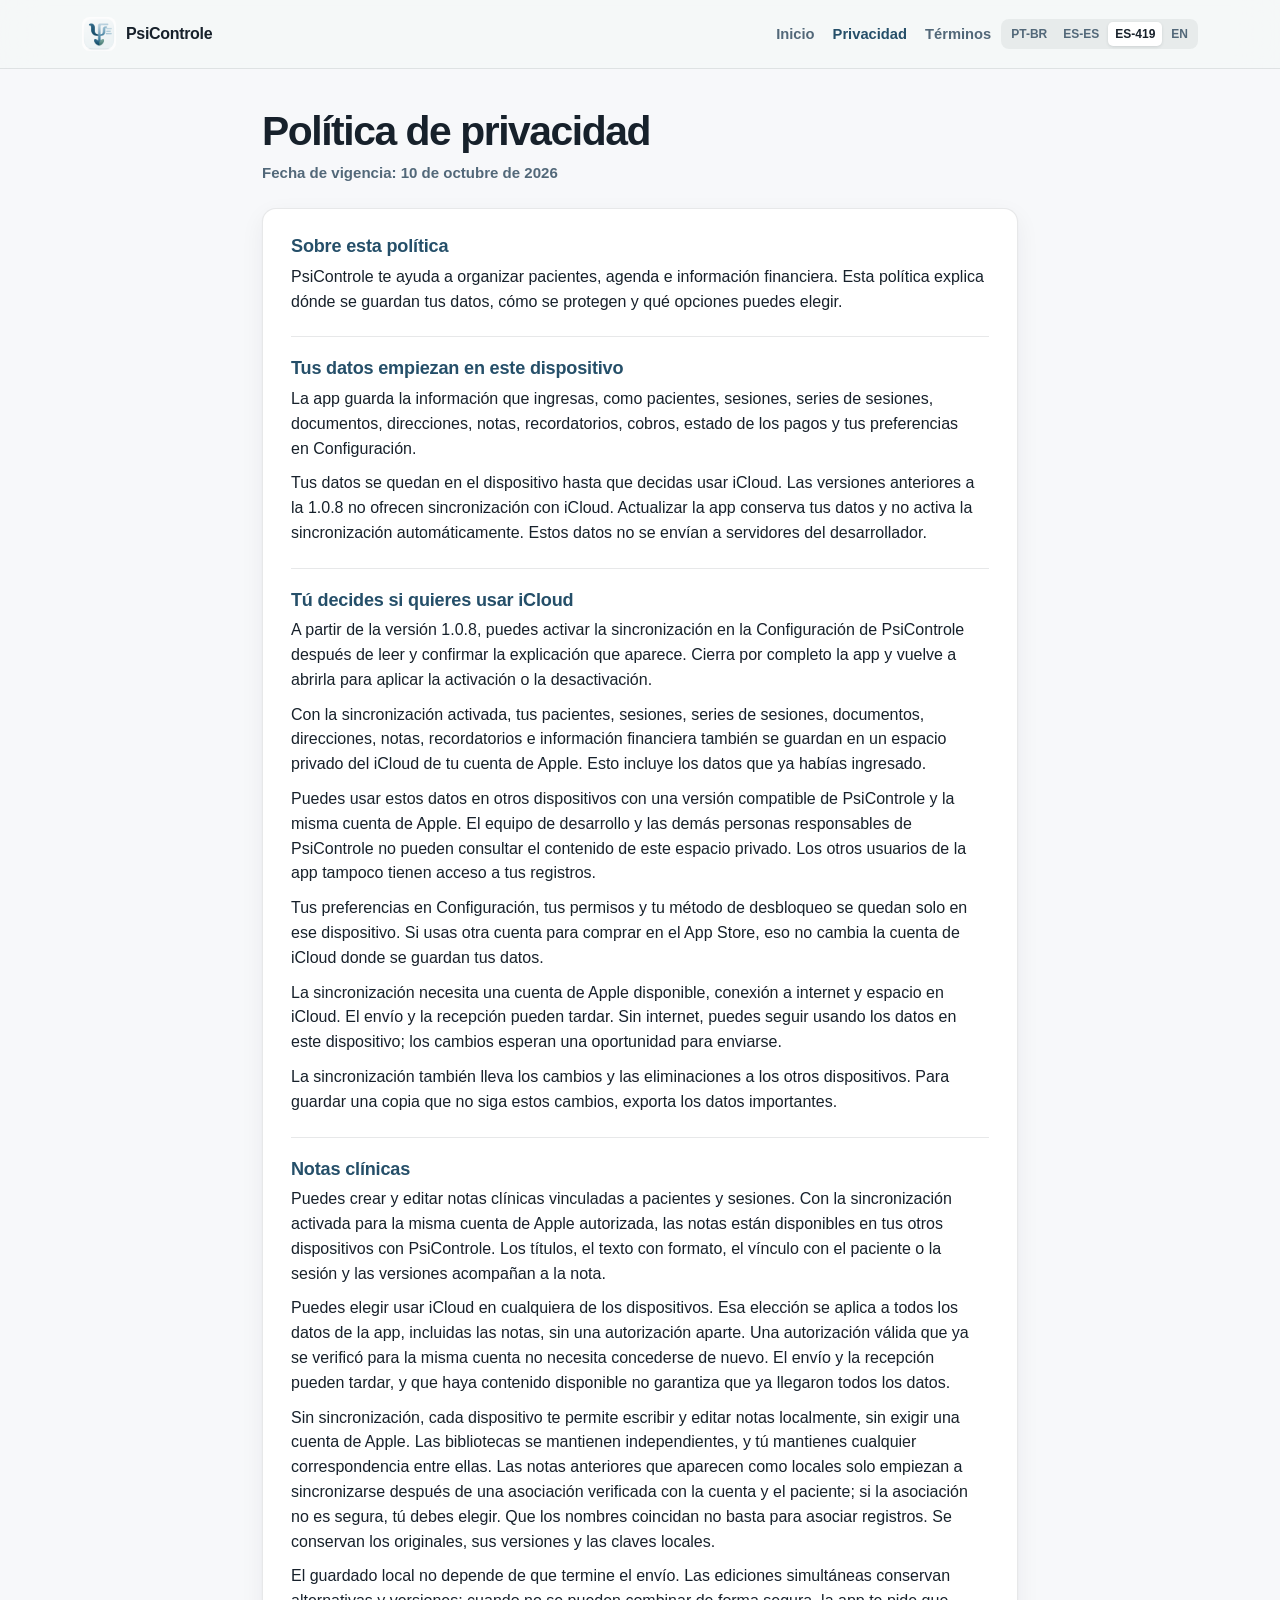
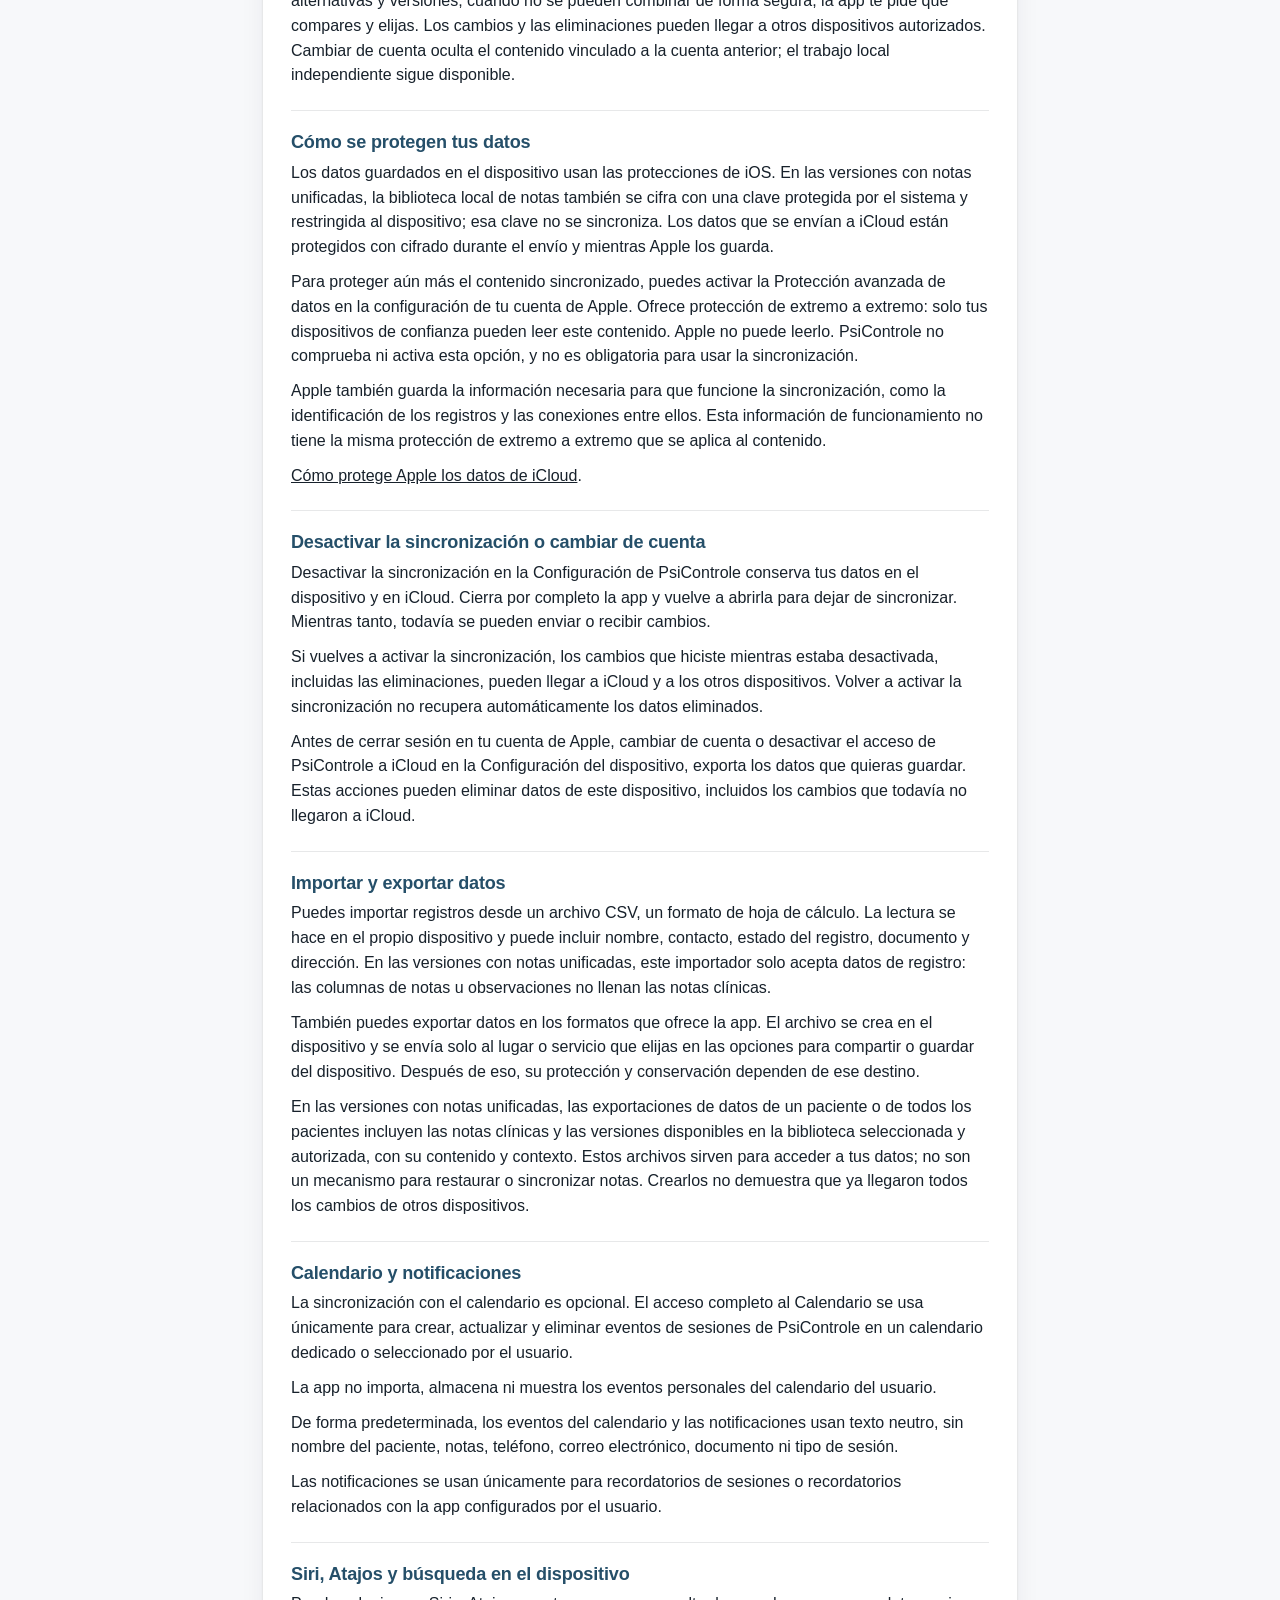
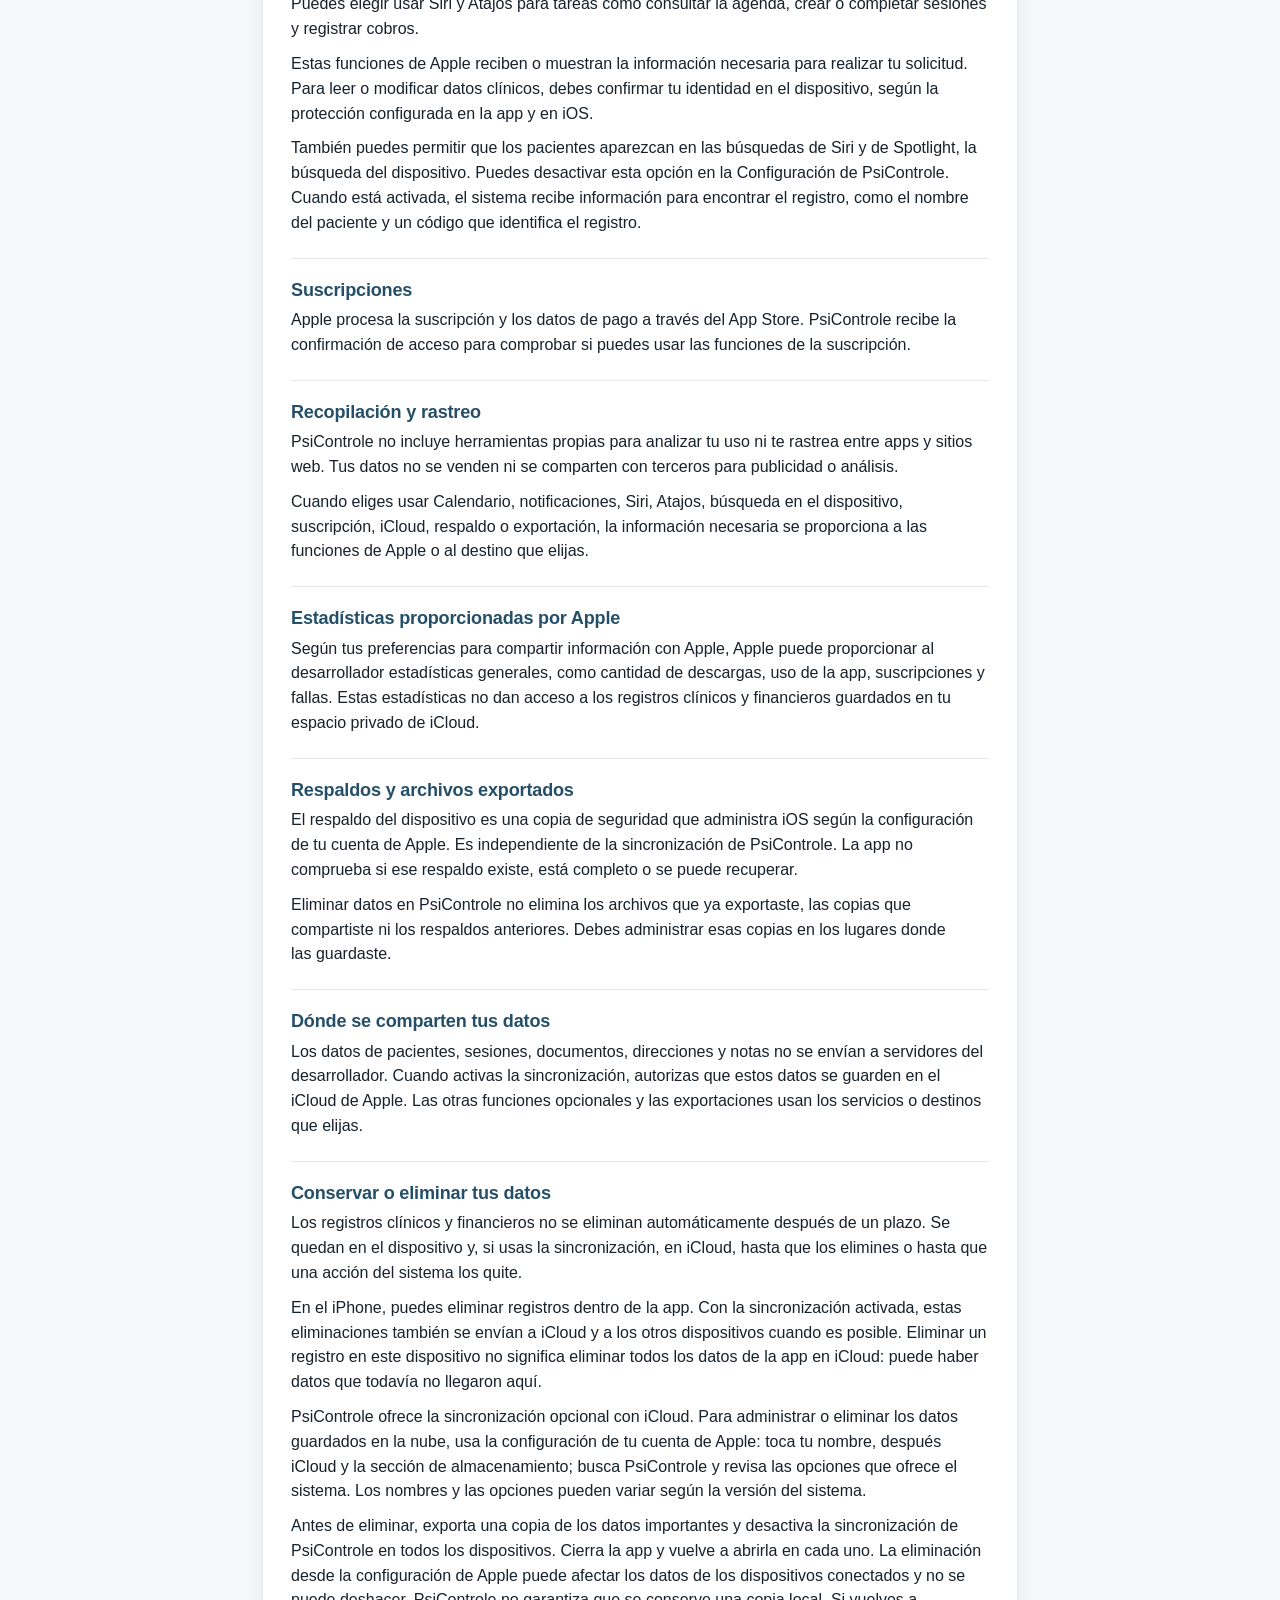
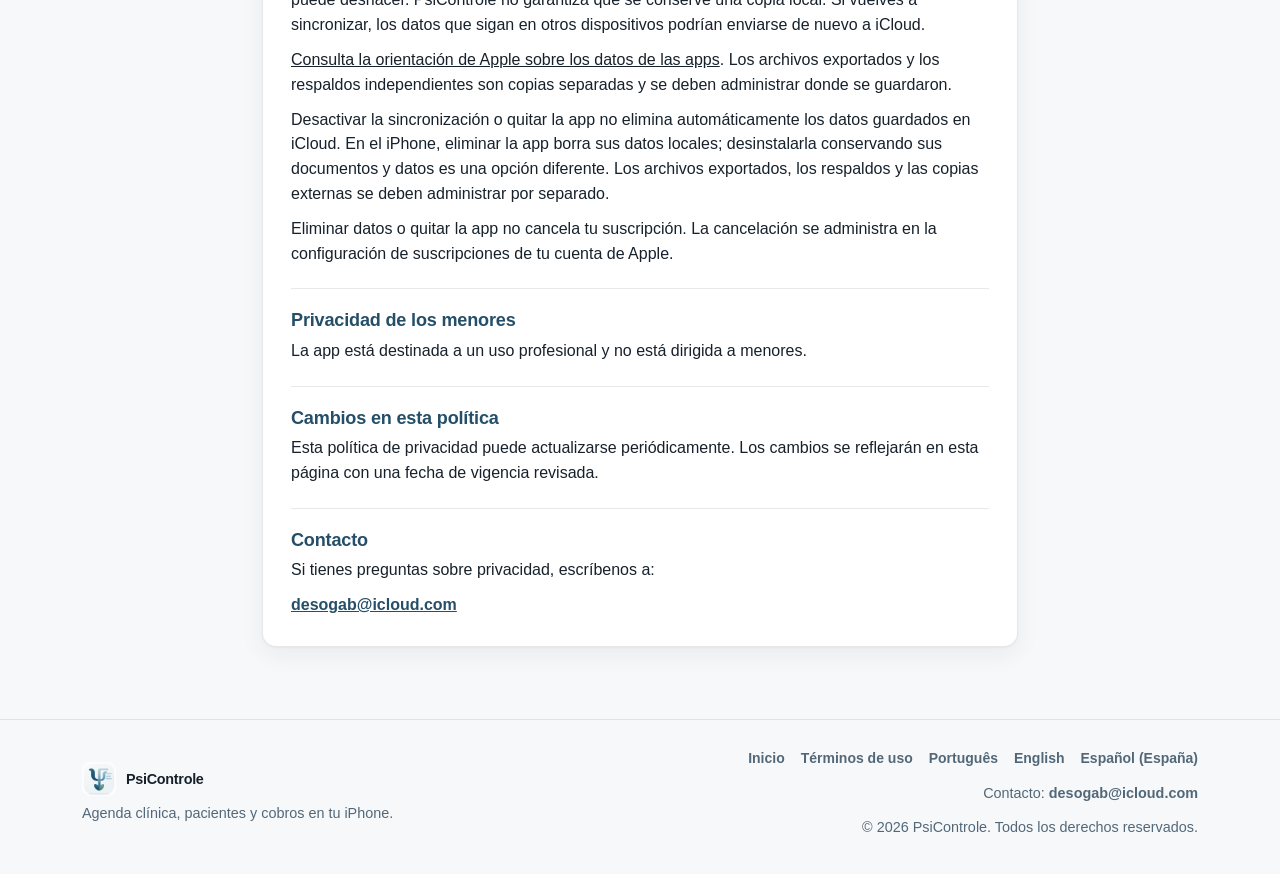
<file: es-419/privacy.html>
<!DOCTYPE html>
<html lang="es-419">
<head>
  <meta charset="UTF-8">
  <meta name="color-scheme" content="light dark">
  <meta name="viewport" content="width=device-width, initial-scale=1.0">
  <title>Política de privacidad — PsiControle</title>
  <meta name="description" content="Política de privacidad de PsiControle. Entiende dónde se guardan tus datos, cómo se protegen y cómo eliminarlos.">
  <link rel="icon" href="../assets/img/brand/app-icon.png">
  <link rel="stylesheet" href="../styles.css?v=20260716">
  <link rel="stylesheet" href="../legal-appearance.css?v=20261022">
  <!-- seo:start -->
  <link rel="canonical" href="https://psicontrole.app.br/es-419/privacy.html">
  <link rel="alternate" hreflang="pt-BR" href="https://psicontrole.app.br/pt-BR/privacy.html">
  <link rel="alternate" hreflang="en" href="https://psicontrole.app.br/en/privacy.html">
  <link rel="alternate" hreflang="es-ES" href="https://psicontrole.app.br/es-ES/privacy.html">
  <link rel="alternate" hreflang="es-419" href="https://psicontrole.app.br/es-419/privacy.html">
  <!-- seo:end -->
</head>
<body>
<a class="skip-link" href="#contenido">Ir al contenido</a>
<header class="site-header"><nav class="site-nav" aria-label="Navegación principal">
  <a href="./" class="brand-link" aria-label="PsiControle"><img src="../assets/img/brand/brand-mark.png" alt="" width="34" height="34"><span>PsiControle</span></a>
  <div class="nav-actions"><div class="main-nav" aria-label="Páginas"><a href="./">Inicio</a><a href="privacy.html" class="active">Privacidad</a><a href="terms.html">Términos</a></div><div class="lang-switch" aria-label="Idioma"><a href="../pt-BR/privacy.html" lang="pt-BR">PT-BR</a><a href="../es-ES/privacy.html" lang="es-ES" title="Español (España)">ES-ES</a><a href="privacy.html" class="lang-active" lang="es-419" title="Español (Latinoamérica)" aria-current="page">ES-419</a><a href="../en/privacy.html" lang="en">EN</a></div></div>
</nav></header>
<main id="contenido" class="legal-main">
  <div class="legal-hero"><h1>Política de privacidad</h1><span class="effective-date">Fecha de vigencia: 10 de octubre de 2026</span></div>
  <div class="legal-card">
    <section class="legal-section">
      <h2>Sobre esta política</h2>
      <p>PsiControle te ayuda a organizar pacientes, agenda e información financiera. Esta política explica dónde se guardan tus datos, cómo se protegen y qué opciones puedes elegir.</p>
    </section>
    <section class="legal-section">
      <h2>Tus datos empiezan en este dispositivo</h2>
      <p>La app guarda la información que ingresas, como pacientes, sesiones, series de sesiones, documentos, direcciones, notas, recordatorios, cobros, estado de los pagos y tus preferencias en Configuración.</p>
      <p>Tus datos se quedan en el dispositivo hasta que decidas usar iCloud. Las versiones anteriores a la 1.0.8 no ofrecen sincronización con iCloud. Actualizar la app conserva tus datos y no activa la sincronización automáticamente. Estos datos no se envían a servidores del desarrollador.</p>
    </section>

    <section class="legal-section">
      <h2>Tú decides si quieres usar iCloud</h2>
      <p>A partir de la versión 1.0.8, puedes activar la sincronización en la Configuración de PsiControle después de leer y confirmar la explicación que aparece. Cierra por completo la app y vuelve a abrirla para aplicar la activación o la desactivación.</p>
      <p>Con la sincronización activada, tus pacientes, sesiones, series de sesiones, documentos, direcciones, notas, recordatorios e información financiera también se guardan en un espacio privado del iCloud de tu cuenta de Apple. Esto incluye los datos que ya habías ingresado.</p>
      <p>Puedes usar estos datos en otros dispositivos con una versión compatible de PsiControle y la misma cuenta de Apple. El equipo de desarrollo y las demás personas responsables de PsiControle no pueden consultar el contenido de este espacio privado. Los otros usuarios de la app tampoco tienen acceso a tus registros.</p>
      <p>Tus preferencias en Configuración, tus permisos y tu método de desbloqueo se quedan solo en ese dispositivo. Si usas otra cuenta para comprar en el App Store, eso no cambia la cuenta de iCloud donde se guardan tus datos.</p>
      <p>La sincronización necesita una cuenta de Apple disponible, conexión a internet y espacio en iCloud. El envío y la recepción pueden tardar. Sin internet, puedes seguir usando los datos en este dispositivo; los cambios esperan una oportunidad para enviarse.</p>
      <p>La sincronización también lleva los cambios y las eliminaciones a los otros dispositivos. Para guardar una copia que no siga estos cambios, exporta los datos importantes.</p>
    </section>

    <section class="legal-section">
      <h2>Notas clínicas</h2>
      <p>Puedes crear y editar notas clínicas vinculadas a pacientes y sesiones. Con la sincronización activada para la misma cuenta de Apple autorizada, las notas están disponibles en tus otros dispositivos con PsiControle. Los títulos, el texto con formato, el vínculo con el paciente o la sesión y las versiones acompañan a la nota.</p>
      <p>Puedes elegir usar iCloud en cualquiera de los dispositivos. Esa elección se aplica a todos los datos de la app, incluidas las notas, sin una autorización aparte. Una autorización válida que ya se verificó para la misma cuenta no necesita concederse de nuevo. El envío y la recepción pueden tardar, y que haya contenido disponible no garantiza que ya llegaron todos los datos.</p>
      <p>Sin sincronización, cada dispositivo te permite escribir y editar notas localmente, sin exigir una cuenta de Apple. Las bibliotecas se mantienen independientes, y tú mantienes cualquier correspondencia entre ellas. Las notas anteriores que aparecen como locales solo empiezan a sincronizarse después de una asociación verificada con la cuenta y el paciente; si la asociación no es segura, tú debes elegir. Que los nombres coincidan no basta para asociar registros. Se conservan los originales, sus versiones y las claves locales.</p>
      <p>El guardado local no depende de que termine el envío. Las ediciones simultáneas conservan alternativas y versiones; cuando no se pueden combinar de forma segura, la app te pide que compares y elijas. Los cambios y las eliminaciones pueden llegar a otros dispositivos autorizados. Cambiar de cuenta oculta el contenido vinculado a la cuenta anterior; el trabajo local independiente sigue disponible.</p>
    </section>

    <section class="legal-section">
      <h2>Cómo se protegen tus datos</h2>
      <p>Los datos guardados en el dispositivo usan las protecciones de iOS. En las versiones con notas unificadas, la biblioteca local de notas también se cifra con una clave protegida por el sistema y restringida al dispositivo; esa clave no se sincroniza. Los datos que se envían a iCloud están protegidos con cifrado durante el envío y mientras Apple los guarda.</p>
      <p>Para proteger aún más el contenido sincronizado, puedes activar la Protección avanzada de datos en la configuración de tu cuenta de Apple. Ofrece protección de extremo a extremo: solo tus dispositivos de confianza pueden leer este contenido. Apple no puede leerlo. PsiControle no comprueba ni activa esta opción, y no es obligatoria para usar la sincronización.</p>
      <p>Apple también guarda la información necesaria para que funcione la sincronización, como la identificación de los registros y las conexiones entre ellos. Esta información de funcionamiento no tiene la misma protección de extremo a extremo que se aplica al contenido.</p>
      <p><a href="https://support.apple.com/es-lamr/102651">Cómo protege Apple los datos de iCloud</a>.</p>
    </section>

    <section class="legal-section">
      <h2>Desactivar la sincronización o cambiar de cuenta</h2>
      <p>Desactivar la sincronización en la Configuración de PsiControle conserva tus datos en el dispositivo y en iCloud. Cierra por completo la app y vuelve a abrirla para dejar de sincronizar. Mientras tanto, todavía se pueden enviar o recibir cambios.</p>
      <p>Si vuelves a activar la sincronización, los cambios que hiciste mientras estaba desactivada, incluidas las eliminaciones, pueden llegar a iCloud y a los otros dispositivos. Volver a activar la sincronización no recupera automáticamente los datos eliminados.</p>
      <p>Antes de cerrar sesión en tu cuenta de Apple, cambiar de cuenta o desactivar el acceso de PsiControle a iCloud en la Configuración del dispositivo, exporta los datos que quieras guardar. Estas acciones pueden eliminar datos de este dispositivo, incluidos los cambios que todavía no llegaron a iCloud.</p>
    </section>
    <section class="legal-section">
      <h2>Importar y exportar datos</h2>
      <p>Puedes importar registros desde un archivo CSV, un formato de hoja de cálculo. La lectura se hace en el propio dispositivo y puede incluir nombre, contacto, estado del registro, documento y dirección. En las versiones con notas unificadas, este importador solo acepta datos de registro: las columnas de notas u observaciones no llenan las notas clínicas.</p>
      <p>También puedes exportar datos en los formatos que ofrece la app. El archivo se crea en el dispositivo y se envía solo al lugar o servicio que elijas en las opciones para compartir o guardar del dispositivo. Después de eso, su protección y conservación dependen de ese destino.</p>
      <p>En las versiones con notas unificadas, las exportaciones de datos de un paciente o de todos los pacientes incluyen las notas clínicas y las versiones disponibles en la biblioteca seleccionada y autorizada, con su contenido y contexto. Estos archivos sirven para acceder a tus datos; no son un mecanismo para restaurar o sincronizar notas. Crearlos no demuestra que ya llegaron todos los cambios de otros dispositivos.</p>
    </section>
    <section class="legal-section"><h2>Calendario y notificaciones</h2><p>La sincronización con el calendario es opcional. El acceso completo al Calendario se usa únicamente para crear, actualizar y eliminar eventos de sesiones de PsiControle en un calendario dedicado o seleccionado por el usuario.</p><p>La app no importa, almacena ni muestra los eventos personales del calendario del usuario.</p><p>De forma predeterminada, los eventos del calendario y las notificaciones usan texto neutro, sin nombre del paciente, notas, teléfono, correo electrónico, documento ni tipo de sesión.</p><p>Las notificaciones se usan únicamente para recordatorios de sesiones o recordatorios relacionados con la app configurados por el usuario.</p></section>
    <section class="legal-section">
      <h2>Siri, Atajos y búsqueda en el dispositivo</h2>
      <p>Puedes elegir usar Siri y Atajos para tareas como consultar la agenda, crear o completar sesiones y registrar cobros.</p>
      <p>Estas funciones de Apple reciben o muestran la información necesaria para realizar tu solicitud. Para leer o modificar datos clínicos, debes confirmar tu identidad en el dispositivo, según la protección configurada en la app y en iOS.</p>
      <p>También puedes permitir que los pacientes aparezcan en las búsquedas de Siri y de Spotlight, la búsqueda del dispositivo. Puedes desactivar esta opción en la Configuración de PsiControle. Cuando está activada, el sistema recibe información para encontrar el registro, como el nombre del paciente y un código que identifica el registro.</p>
    </section>
    <section class="legal-section">
      <h2>Suscripciones</h2>
      <p>Apple procesa la suscripción y los datos de pago a través del App Store. PsiControle recibe la confirmación de acceso para comprobar si puedes usar las funciones de la suscripción.</p>
    </section>
    <section class="legal-section">
      <h2>Recopilación y rastreo</h2>
      <p>PsiControle no incluye herramientas propias para analizar tu uso ni te rastrea entre apps y sitios web. Tus datos no se venden ni se comparten con terceros para publicidad o análisis.</p>
      <p>Cuando eliges usar Calendario, notificaciones, Siri, Atajos, búsqueda en el dispositivo, suscripción, iCloud, respaldo o exportación, la información necesaria se proporciona a las funciones de Apple o al destino que elijas.</p>
    </section>
    <section class="legal-section">
      <h2>Estadísticas proporcionadas por Apple</h2>
      <p>Según tus preferencias para compartir información con Apple, Apple puede proporcionar al desarrollador estadísticas generales, como cantidad de descargas, uso de la app, suscripciones y fallas. Estas estadísticas no dan acceso a los registros clínicos y financieros guardados en tu espacio privado de iCloud.</p>
    </section>
    <section class="legal-section">
      <h2>Respaldos y archivos exportados</h2>
      <p>El respaldo del dispositivo es una copia de seguridad que administra iOS según la configuración de tu cuenta de Apple. Es independiente de la sincronización de PsiControle. La app no comprueba si ese respaldo existe, está completo o se puede recuperar.</p>
      <p>Eliminar datos en PsiControle no elimina los archivos que ya exportaste, las copias que compartiste ni los respaldos anteriores. Debes administrar esas copias en los lugares donde las guardaste.</p>
    </section>
    <section class="legal-section">
      <h2>Dónde se comparten tus datos</h2>
      <p>Los datos de pacientes, sesiones, documentos, direcciones y notas no se envían a servidores del desarrollador. Cuando activas la sincronización, autorizas que estos datos se guarden en el iCloud de Apple. Las otras funciones opcionales y las exportaciones usan los servicios o destinos que elijas.</p>
    </section>
    <section class="legal-section">
      <h2>Conservar o eliminar tus datos</h2>
      <p>Los registros clínicos y financieros no se eliminan automáticamente después de un plazo. Se quedan en el dispositivo y, si usas la sincronización, en iCloud, hasta que los elimines o hasta que una acción del sistema los quite.</p>
      <p>En el iPhone, puedes eliminar registros dentro de la app. Con la sincronización activada, estas eliminaciones también se envían a iCloud y a los otros dispositivos cuando es posible. Eliminar un registro en este dispositivo no significa eliminar todos los datos de la app en iCloud: puede haber datos que todavía no llegaron aquí.</p>
      <p>PsiControle ofrece la sincronización opcional con iCloud. Para administrar o eliminar los datos guardados en la nube, usa la configuración de tu cuenta de Apple: toca tu nombre, después iCloud y la sección de almacenamiento; busca PsiControle y revisa las opciones que ofrece el sistema. Los nombres y las opciones pueden variar según la versión del sistema.</p>
      <p>Antes de eliminar, exporta una copia de los datos importantes y desactiva la sincronización de PsiControle en todos los dispositivos. Cierra la app y vuelve a abrirla en cada uno. La eliminación desde la configuración de Apple puede afectar los datos de los dispositivos conectados y no se puede deshacer. PsiControle no garantiza que se conserve una copia local. Si vuelves a sincronizar, los datos que sigan en otros dispositivos podrían enviarse de nuevo a iCloud.</p>
      <p><a href="https://support.apple.com/es-lamr/guide/icloud/mm62d92d6b3e/icloud">Consulta la orientación de Apple sobre los datos de las apps</a>. Los archivos exportados y los respaldos independientes son copias separadas y se deben administrar donde se guardaron.</p>
      <p>Desactivar la sincronización o quitar la app no elimina automáticamente los datos guardados en iCloud. En el iPhone, eliminar la app borra sus datos locales; desinstalarla conservando sus documentos y datos es una opción diferente. Los archivos exportados, los respaldos y las copias externas se deben administrar por separado.</p>
      <p>Eliminar datos o quitar la app no cancela tu suscripción. La cancelación se administra en la configuración de suscripciones de tu cuenta de Apple.</p>
    </section>
    <section class="legal-section"><h2>Privacidad de los menores</h2><p>La app está destinada a un uso profesional y no está dirigida a menores.</p></section>
    <section class="legal-section"><h2>Cambios en esta política</h2><p>Esta política de privacidad puede actualizarse periódicamente. Los cambios se reflejarán en esta página con una fecha de vigencia revisada.</p></section>
    <section class="legal-section"><h2>Contacto</h2><p>Si tienes preguntas sobre privacidad, escríbenos a:</p><p><a href="mailto:desogab@icloud.com" class="contact-link">desogab@icloud.com</a></p></section>
  </div>
</main>
<footer class="site-footer"><div class="footer-inner"><div><a href="./" class="footer-brand"><img src="../assets/img/brand/brand-mark.png" alt="" width="34" height="34" loading="lazy"><span>PsiControle</span></a><p>Agenda clínica, pacientes y cobros en tu iPhone.</p></div><div class="footer-meta"><div class="footer-links"><a href="./">Inicio</a><a href="terms.html">Términos de uso</a><a href="../pt-BR/privacy.html" lang="pt-BR">Português</a><a href="../en/privacy.html" lang="en">English</a><a href="../es-ES/privacy.html" lang="es-ES">Español (España)</a></div><p>Contacto: <a href="mailto:desogab@icloud.com">desogab@icloud.com</a></p><p>&copy; 2026 PsiControle. Todos los derechos reservados.</p></div></div></footer>
</body>
</html>
</file>
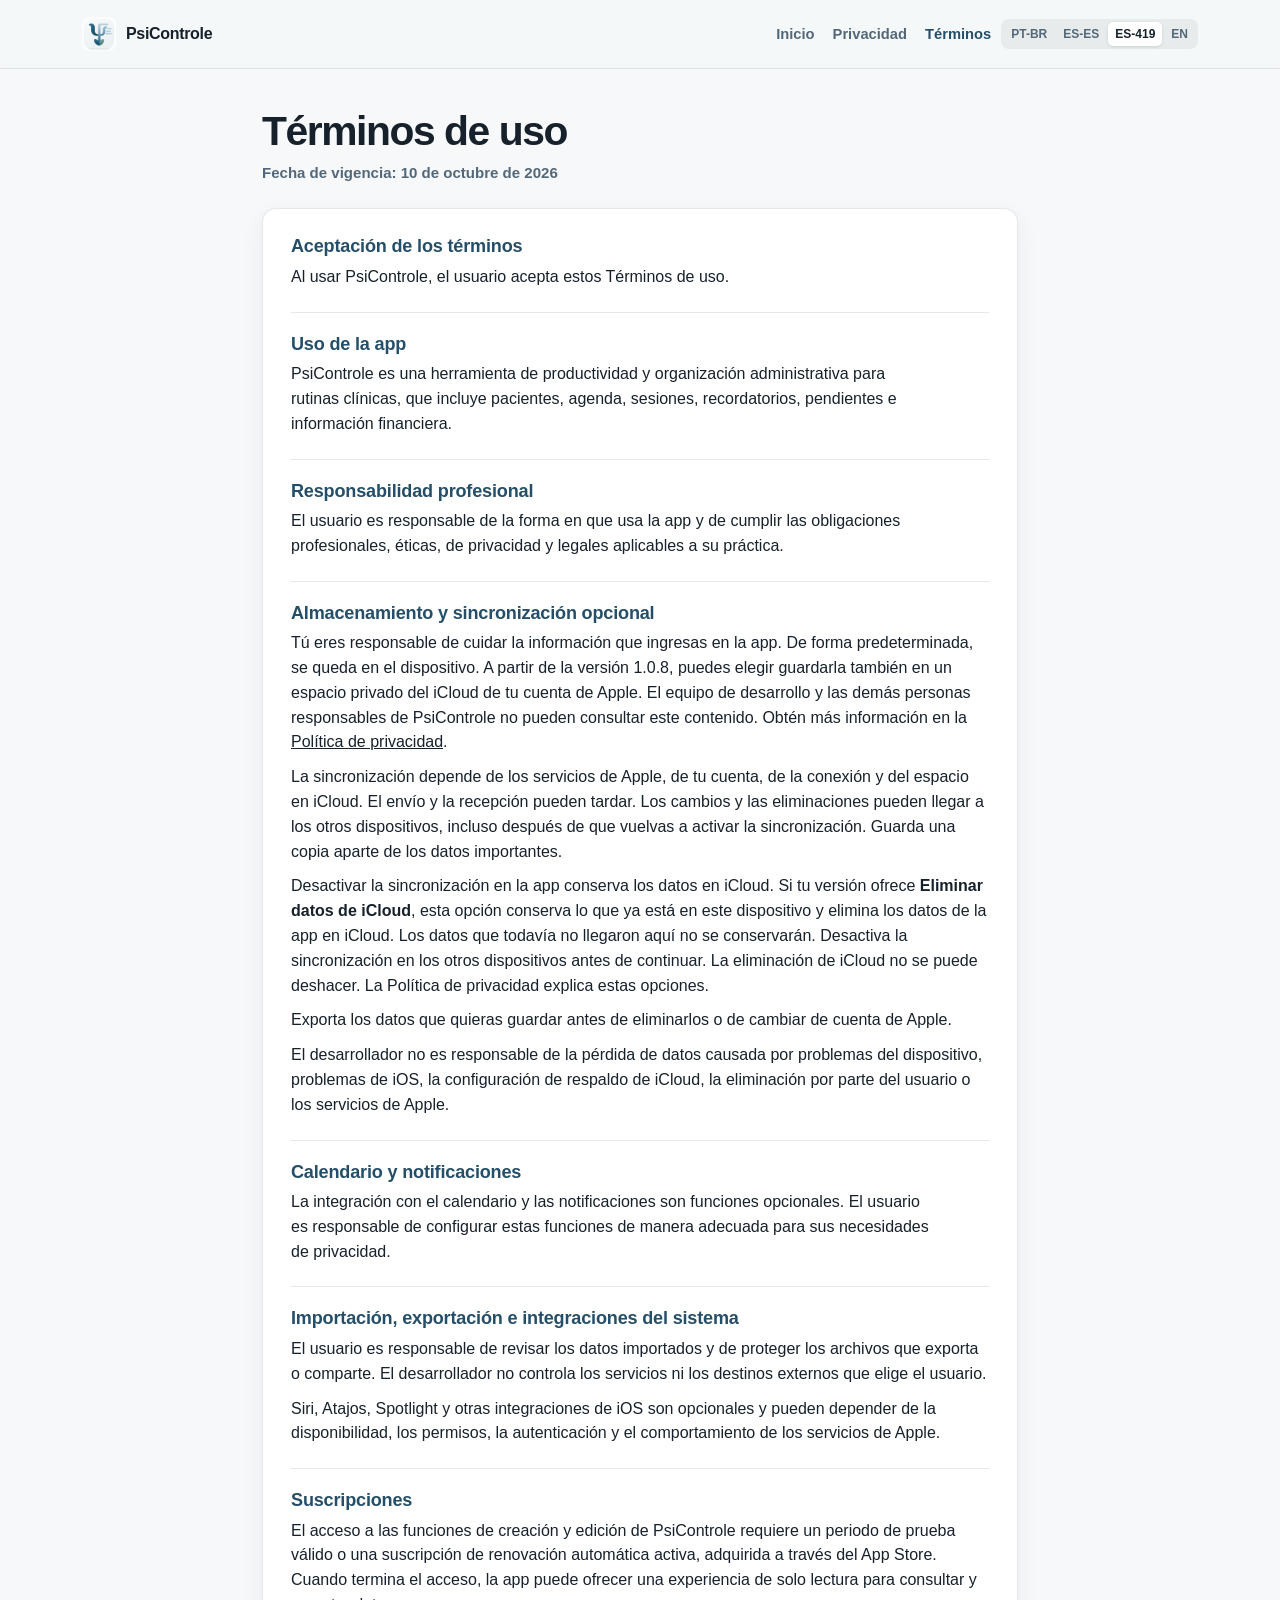
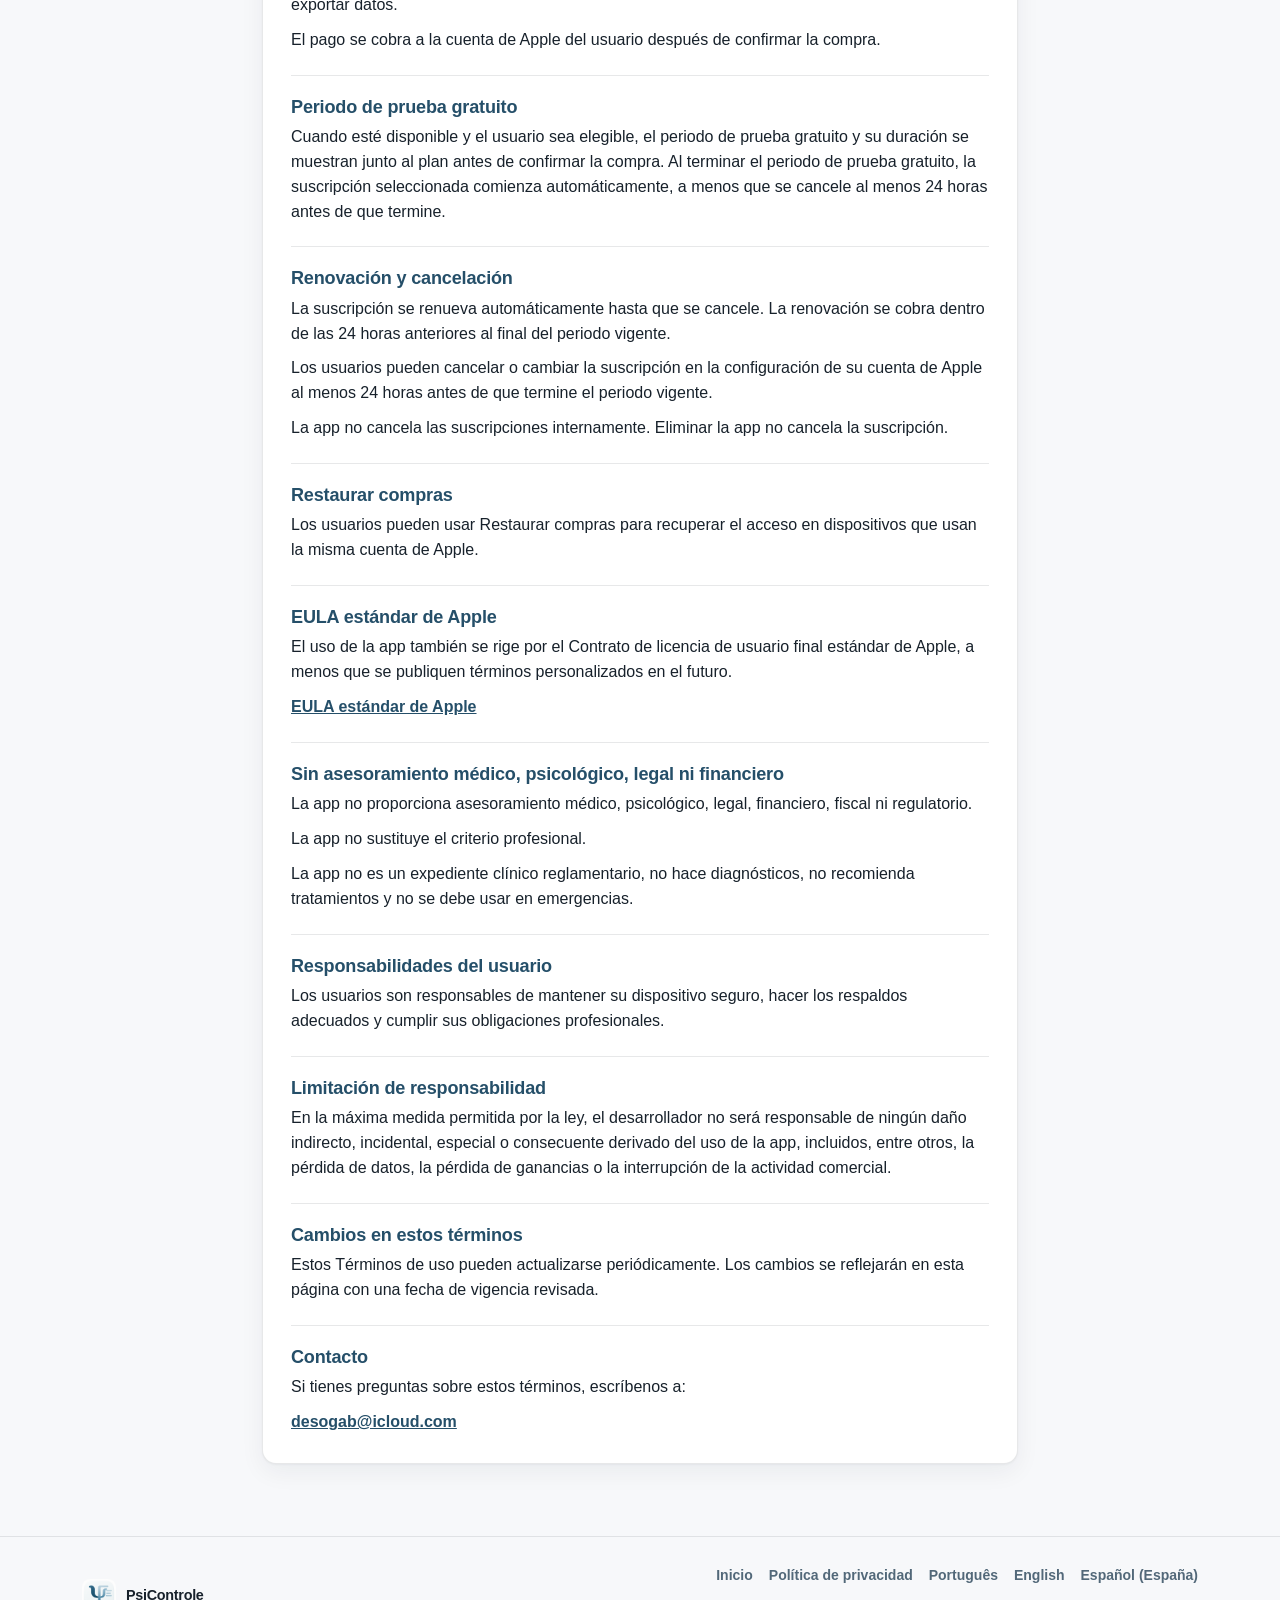
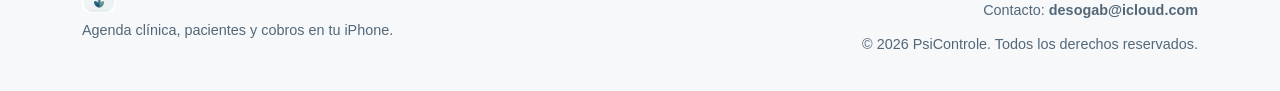
<file: es-419/terms.html>
<!DOCTYPE html>
<html lang="es-419">
<head>
  <meta charset="UTF-8">
  <meta name="color-scheme" content="light dark">
  <meta name="viewport" content="width=device-width, initial-scale=1.0">
  <title>Términos de uso — PsiControle</title>
  <meta name="description" content="Términos de uso de PsiControle, una app para organizar pacientes, agenda e información financiera.">
  <link rel="icon" href="../assets/img/brand/app-icon.png">
  <link rel="stylesheet" href="../styles.css?v=20260716">
  <link rel="stylesheet" href="../legal-appearance.css?v=20261022">
  <!-- seo:start -->
  <link rel="canonical" href="https://psicontrole.app.br/es-419/terms.html">
  <link rel="alternate" hreflang="pt-BR" href="https://psicontrole.app.br/pt-BR/terms.html">
  <link rel="alternate" hreflang="en" href="https://psicontrole.app.br/en/terms.html">
  <link rel="alternate" hreflang="es-ES" href="https://psicontrole.app.br/es-ES/terms.html">
  <link rel="alternate" hreflang="es-419" href="https://psicontrole.app.br/es-419/terms.html">
  <!-- seo:end -->
</head>
<body>
<a class="skip-link" href="#contenido">Ir al contenido</a>
<header class="site-header"><nav class="site-nav" aria-label="Navegación principal">
  <a href="./" class="brand-link" aria-label="PsiControle"><img src="../assets/img/brand/brand-mark.png" alt="" width="34" height="34"><span>PsiControle</span></a>
  <div class="nav-actions"><div class="main-nav" aria-label="Páginas"><a href="./">Inicio</a><a href="privacy.html">Privacidad</a><a href="terms.html" class="active">Términos</a></div><div class="lang-switch" aria-label="Idioma"><a href="../pt-BR/terms.html" lang="pt-BR">PT-BR</a><a href="../es-ES/terms.html" lang="es-ES" title="Español (España)">ES-ES</a><a href="terms.html" class="lang-active" lang="es-419" title="Español (Latinoamérica)" aria-current="page">ES-419</a><a href="../en/terms.html" lang="en">EN</a></div></div>
</nav></header>
<main id="contenido" class="legal-main">
  <div class="legal-hero"><h1>Términos de uso</h1><span class="effective-date">Fecha de vigencia: 10 de octubre de 2026</span></div>
  <div class="legal-card">
    <section class="legal-section"><h2>Aceptación de los términos</h2><p>Al usar PsiControle, el usuario acepta estos Términos de uso.</p></section>
    <section class="legal-section"><h2>Uso de la app</h2><p>PsiControle es una herramienta de productividad y organización administrativa para rutinas clínicas, que incluye pacientes, agenda, sesiones, recordatorios, pendientes e información financiera.</p></section>
    <section class="legal-section"><h2>Responsabilidad profesional</h2><p>El usuario es responsable de la forma en que usa la app y de cumplir las obligaciones profesionales, éticas, de privacidad y legales aplicables a su práctica.</p></section>
    <section class="legal-section">
      <h2>Almacenamiento y sincronización opcional</h2>
      <p>Tú eres responsable de cuidar la información que ingresas en la app. De forma predeterminada, se queda en el dispositivo. A partir de la versión 1.0.8, puedes elegir guardarla también en un espacio privado del iCloud de tu cuenta de Apple. El equipo de desarrollo y las demás personas responsables de PsiControle no pueden consultar este contenido. Obtén más información en la <a href="privacy.html">Política de privacidad</a>.</p>
      <p>La sincronización depende de los servicios de Apple, de tu cuenta, de la conexión y del espacio en iCloud. El envío y la recepción pueden tardar. Los cambios y las eliminaciones pueden llegar a los otros dispositivos, incluso después de que vuelvas a activar la sincronización. Guarda una copia aparte de los datos importantes.</p>
      <p>Desactivar la sincronización en la app conserva los datos en iCloud. Si tu versión ofrece <strong>Eliminar datos de iCloud</strong>, esta opción conserva lo que ya está en este dispositivo y elimina los datos de la app en iCloud. Los datos que todavía no llegaron aquí no se conservarán. Desactiva la sincronización en los otros dispositivos antes de continuar. La eliminación de iCloud no se puede deshacer. La Política de privacidad explica estas opciones.</p>
      <p>Exporta los datos que quieras guardar antes de eliminarlos o de cambiar de cuenta de Apple.</p>
      <p>El desarrollador no es responsable de la pérdida de datos causada por problemas del dispositivo, problemas de iOS, la configuración de respaldo de iCloud, la eliminación por parte del usuario o los servicios de Apple.</p>
    </section>
    <section class="legal-section"><h2>Calendario y notificaciones</h2><p>La integración con el calendario y las notificaciones son funciones opcionales. El usuario es responsable de configurar estas funciones de manera adecuada para sus necesidades de privacidad.</p></section>
    <section class="legal-section"><h2>Importación, exportación e integraciones del sistema</h2><p>El usuario es responsable de revisar los datos importados y de proteger los archivos que exporta o comparte. El desarrollador no controla los servicios ni los destinos externos que elige el usuario.</p><p>Siri, Atajos, Spotlight y otras integraciones de iOS son opcionales y pueden depender de la disponibilidad, los permisos, la autenticación y el comportamiento de los servicios de Apple.</p></section>
    <section class="legal-section"><h2>Suscripciones</h2><p>El acceso a las funciones de creación y edición de PsiControle requiere un periodo de prueba válido o una suscripción de renovación automática activa, adquirida a través del App Store. Cuando termina el acceso, la app puede ofrecer una experiencia de solo lectura para consultar y exportar datos.</p><p>El pago se cobra a la cuenta de Apple del usuario después de confirmar la compra.</p></section>
    <section class="legal-section"><h2>Periodo de prueba gratuito</h2><p>Cuando esté disponible y el usuario sea elegible, el periodo de prueba gratuito y su duración se muestran junto al plan antes de confirmar la compra. Al terminar el periodo de prueba gratuito, la suscripción seleccionada comienza automáticamente, a menos que se cancele al menos 24 horas antes de que termine.</p></section>
    <section class="legal-section"><h2>Renovación y cancelación</h2><p>La suscripción se renueva automáticamente hasta que se cancele. La renovación se cobra dentro de las 24 horas anteriores al final del periodo vigente.</p><p>Los usuarios pueden cancelar o cambiar la suscripción en la configuración de su cuenta de Apple al menos 24 horas antes de que termine el periodo vigente.</p><p>La app no cancela las suscripciones internamente. Eliminar la app no cancela la suscripción.</p></section>
    <section class="legal-section"><h2>Restaurar compras</h2><p>Los usuarios pueden usar Restaurar compras para recuperar el acceso en dispositivos que usan la misma cuenta de Apple.</p></section>
    <section class="legal-section"><h2>EULA estándar de Apple</h2><p>El uso de la app también se rige por el Contrato de licencia de usuario final estándar de Apple, a menos que se publiquen términos personalizados en el futuro.</p><p><a href="https://www.apple.com/legal/internet-services/itunes/dev/stdeula/" target="_blank" rel="noopener noreferrer" class="contact-link">EULA estándar de Apple</a></p></section>
    <section class="legal-section"><h2>Sin asesoramiento médico, psicológico, legal ni financiero</h2><p>La app no proporciona asesoramiento médico, psicológico, legal, financiero, fiscal ni regulatorio.</p><p>La app no sustituye el criterio profesional.</p><p>La app no es un expediente clínico reglamentario, no hace diagnósticos, no recomienda tratamientos y no se debe usar en emergencias.</p></section>
    <section class="legal-section"><h2>Responsabilidades del usuario</h2><p>Los usuarios son responsables de mantener su dispositivo seguro, hacer los respaldos adecuados y cumplir sus obligaciones profesionales.</p></section>
    <section class="legal-section"><h2>Limitación de responsabilidad</h2><p>En la máxima medida permitida por la ley, el desarrollador no será responsable de ningún daño indirecto, incidental, especial o consecuente derivado del uso de la app, incluidos, entre otros, la pérdida de datos, la pérdida de ganancias o la interrupción de la actividad comercial.</p></section>
    <section class="legal-section"><h2>Cambios en estos términos</h2><p>Estos Términos de uso pueden actualizarse periódicamente. Los cambios se reflejarán en esta página con una fecha de vigencia revisada.</p></section>
    <section class="legal-section"><h2>Contacto</h2><p>Si tienes preguntas sobre estos términos, escríbenos a:</p><p><a href="mailto:desogab@icloud.com" class="contact-link">desogab@icloud.com</a></p></section>
  </div>
</main>
<footer class="site-footer"><div class="footer-inner"><div><a href="./" class="footer-brand"><img src="../assets/img/brand/brand-mark.png" alt="" width="34" height="34" loading="lazy"><span>PsiControle</span></a><p>Agenda clínica, pacientes y cobros en tu iPhone.</p></div><div class="footer-meta"><div class="footer-links"><a href="./">Inicio</a><a href="privacy.html">Política de privacidad</a><a href="../pt-BR/terms.html" lang="pt-BR">Português</a><a href="../en/terms.html" lang="en">English</a><a href="../es-ES/terms.html" lang="es-ES">Español (España)</a></div><p>Contacto: <a href="mailto:desogab@icloud.com">desogab@icloud.com</a></p><p>&copy; 2026 PsiControle. Todos los derechos reservados.</p></div></div></footer>
</body>
</html>
</file>
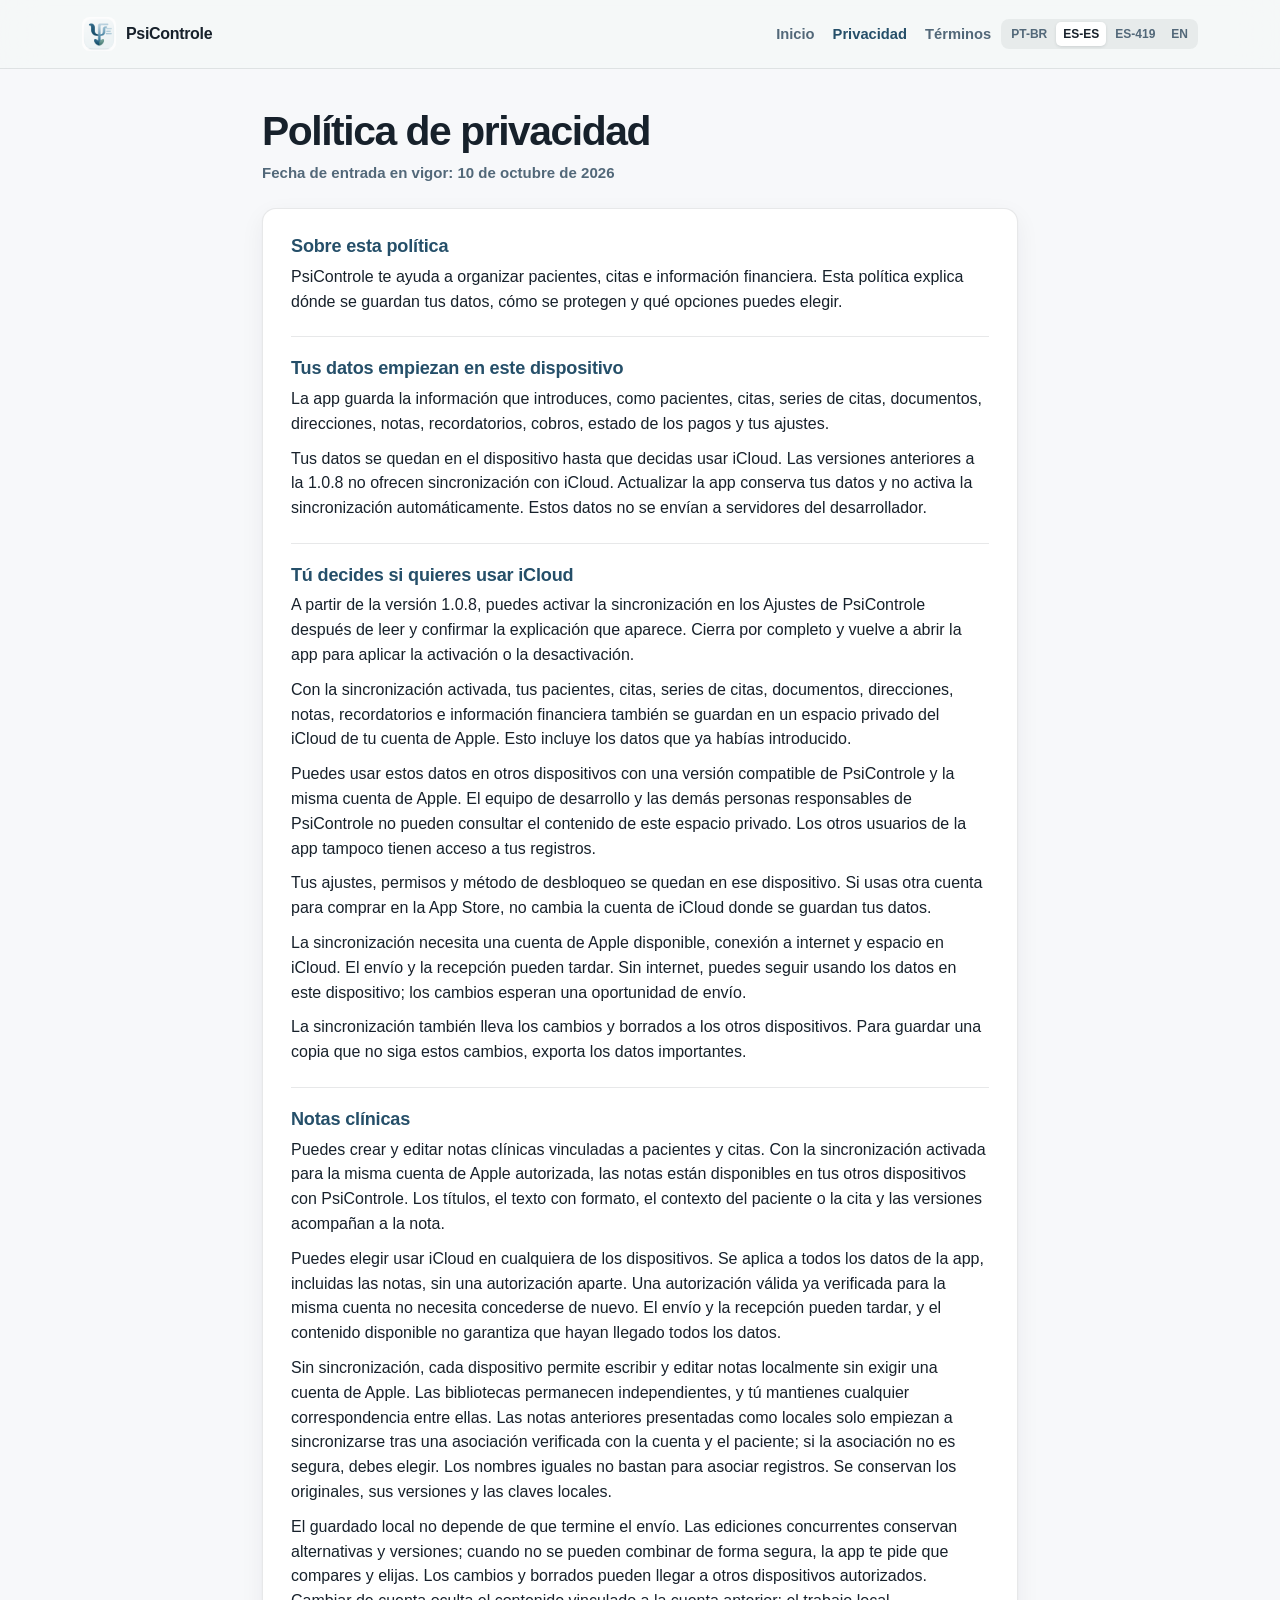
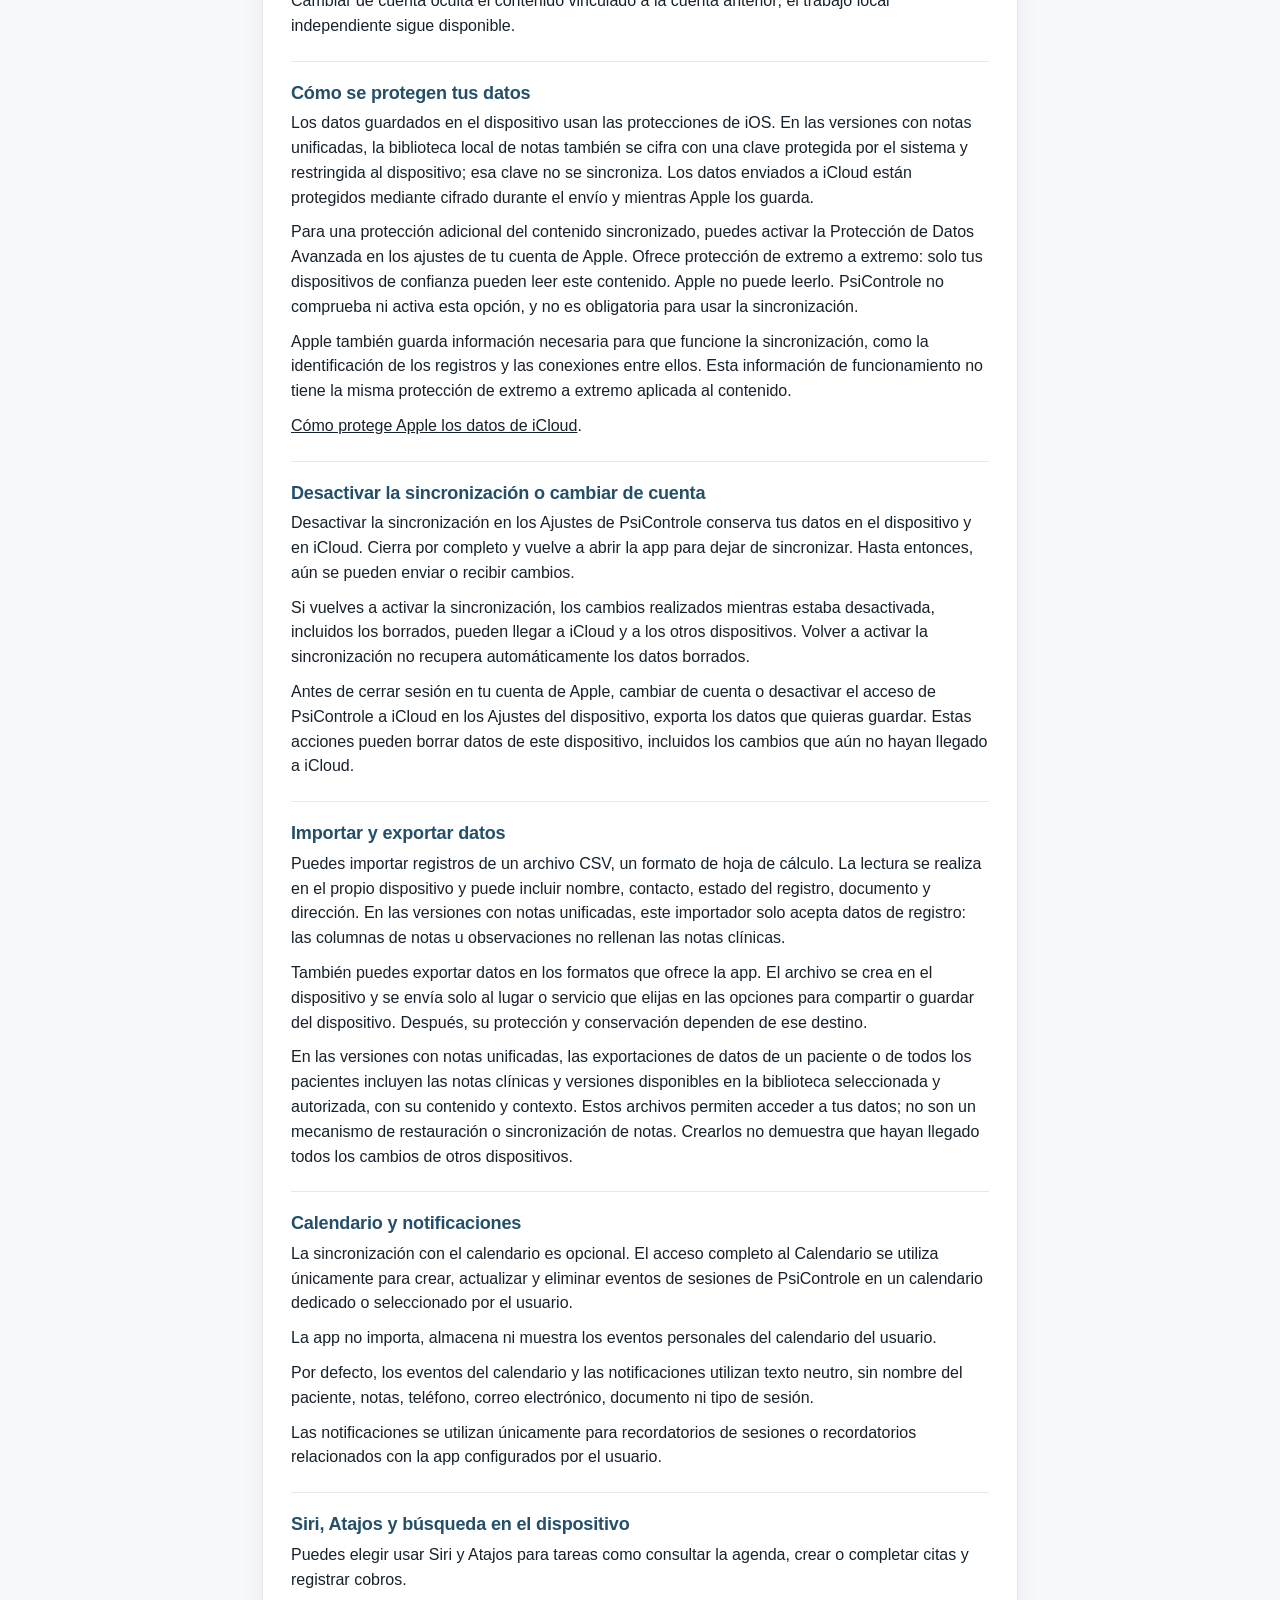
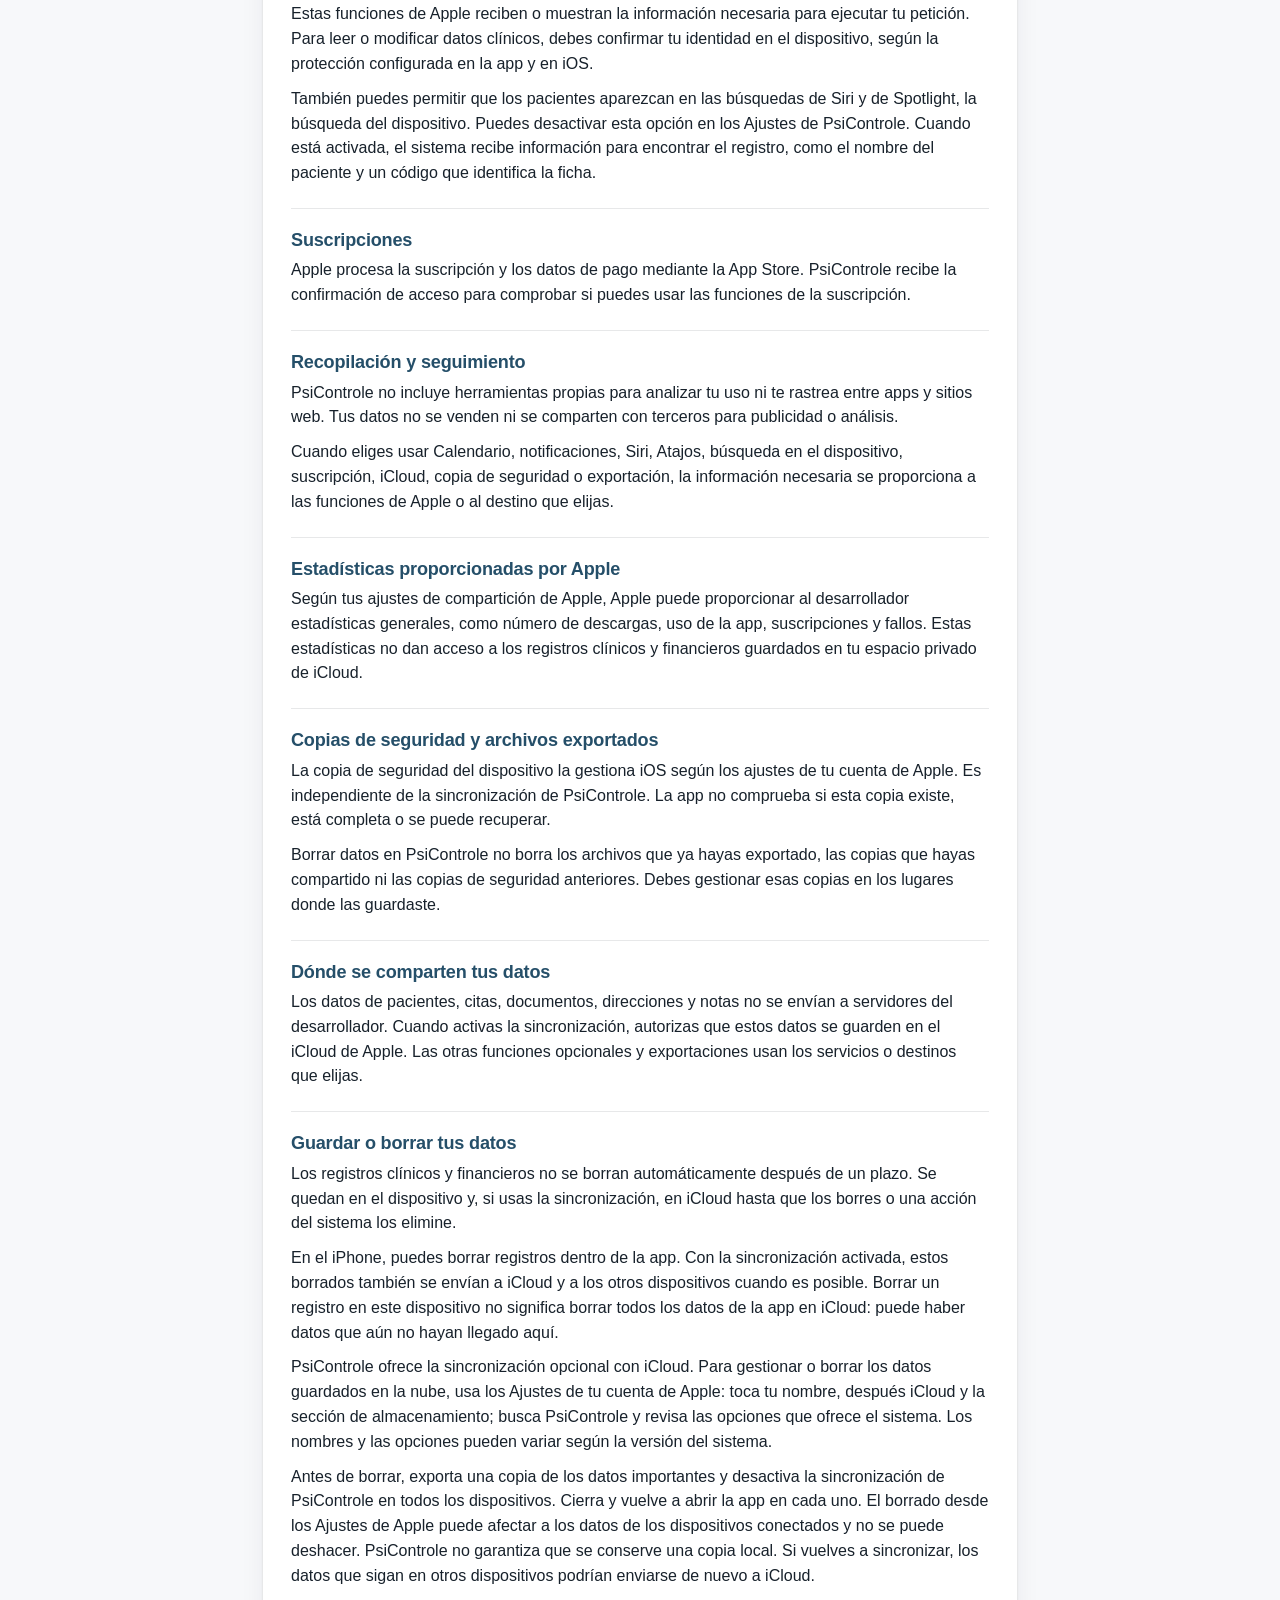
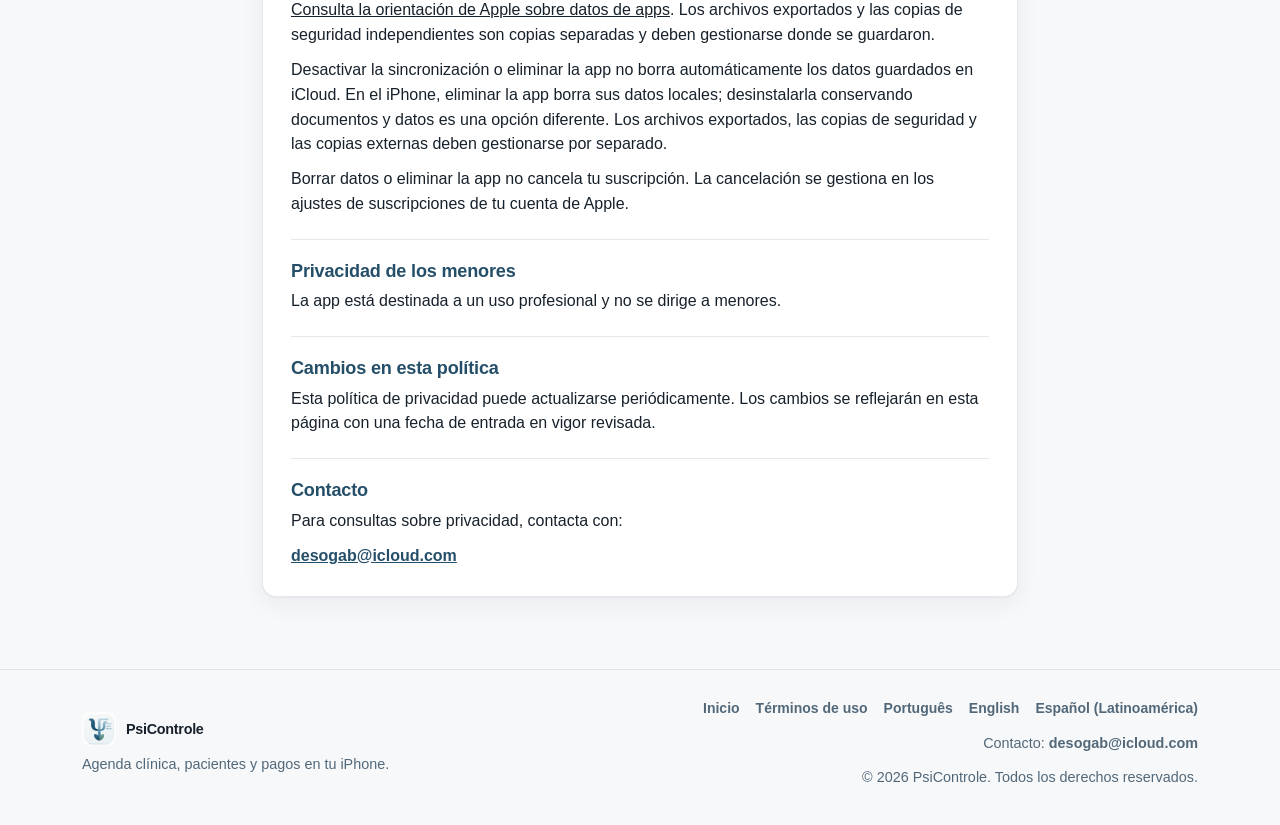
<file: es-ES/privacy.html>
<!DOCTYPE html>
<html lang="es-ES">
<head>
  <meta charset="UTF-8">
  <meta name="color-scheme" content="light dark">
  <meta name="viewport" content="width=device-width, initial-scale=1.0">
  <title>Política de privacidad — PsiControle</title>
  <meta name="description" content="Política de privacidad de PsiControle. Entiende dónde se guardan tus datos, cómo se protegen y cómo borrarlos.">
  <link rel="icon" href="../assets/img/brand/app-icon.png">
  <link rel="stylesheet" href="../styles.css?v=20260716">
  <link rel="stylesheet" href="../legal-appearance.css?v=20261022">
  <!-- seo:start -->
  <link rel="canonical" href="https://psicontrole.app.br/es-ES/privacy.html">
  <link rel="alternate" hreflang="pt-BR" href="https://psicontrole.app.br/pt-BR/privacy.html">
  <link rel="alternate" hreflang="en" href="https://psicontrole.app.br/en/privacy.html">
  <link rel="alternate" hreflang="es-ES" href="https://psicontrole.app.br/es-ES/privacy.html">
  <link rel="alternate" hreflang="es-419" href="https://psicontrole.app.br/es-419/privacy.html">
  <!-- seo:end -->
</head>
<body>
<a class="skip-link" href="#contenido">Ir al contenido</a>
<header class="site-header"><nav class="site-nav" aria-label="Navegación principal">
  <a href="./" class="brand-link" aria-label="PsiControle"><img src="../assets/img/brand/brand-mark.png" alt="" width="34" height="34"><span>PsiControle</span></a>
  <div class="nav-actions"><div class="main-nav" aria-label="Páginas"><a href="./">Inicio</a><a href="privacy.html" class="active">Privacidad</a><a href="terms.html">Términos</a></div><div class="lang-switch" aria-label="Idioma"><a href="../pt-BR/privacy.html" lang="pt-BR">PT-BR</a><a href="privacy.html" class="lang-active" lang="es-ES" title="Español (España)" aria-current="page">ES-ES</a><a href="../es-419/privacy.html" lang="es-419" title="Español (Latinoamérica)">ES-419</a><a href="../en/privacy.html" lang="en">EN</a></div></div>
</nav></header>
<main id="contenido" class="legal-main">
  <div class="legal-hero"><h1>Política de privacidad</h1><span class="effective-date">Fecha de entrada en vigor: 10 de octubre de 2026</span></div>
  <div class="legal-card">
    <section class="legal-section">
      <h2>Sobre esta política</h2>
      <p>PsiControle te ayuda a organizar pacientes, citas e información financiera. Esta política explica dónde se guardan tus datos, cómo se protegen y qué opciones puedes elegir.</p>
    </section>
    <section class="legal-section">
      <h2>Tus datos empiezan en este dispositivo</h2>
      <p>La app guarda la información que introduces, como pacientes, citas, series de citas, documentos, direcciones, notas, recordatorios, cobros, estado de los pagos y tus ajustes.</p>
      <p>Tus datos se quedan en el dispositivo hasta que decidas usar iCloud. Las versiones anteriores a la 1.0.8 no ofrecen sincronización con iCloud. Actualizar la app conserva tus datos y no activa la sincronización automáticamente. Estos datos no se envían a servidores del desarrollador.</p>
    </section>

    <section class="legal-section">
      <h2>Tú decides si quieres usar iCloud</h2>
      <p>A partir de la versión 1.0.8, puedes activar la sincronización en los Ajustes de PsiControle después de leer y confirmar la explicación que aparece. Cierra por completo y vuelve a abrir la app para aplicar la activación o la desactivación.</p>
      <p>Con la sincronización activada, tus pacientes, citas, series de citas, documentos, direcciones, notas, recordatorios e información financiera también se guardan en un espacio privado del iCloud de tu cuenta de Apple. Esto incluye los datos que ya habías introducido.</p>
      <p>Puedes usar estos datos en otros dispositivos con una versión compatible de PsiControle y la misma cuenta de Apple. El equipo de desarrollo y las demás personas responsables de PsiControle no pueden consultar el contenido de este espacio privado. Los otros usuarios de la app tampoco tienen acceso a tus registros.</p>
      <p>Tus ajustes, permisos y método de desbloqueo se quedan en ese dispositivo. Si usas otra cuenta para comprar en la App Store, no cambia la cuenta de iCloud donde se guardan tus datos.</p>
      <p>La sincronización necesita una cuenta de Apple disponible, conexión a internet y espacio en iCloud. El envío y la recepción pueden tardar. Sin internet, puedes seguir usando los datos en este dispositivo; los cambios esperan una oportunidad de envío.</p>
      <p>La sincronización también lleva los cambios y borrados a los otros dispositivos. Para guardar una copia que no siga estos cambios, exporta los datos importantes.</p>
    </section>

    <section class="legal-section">
      <h2>Notas clínicas</h2>
      <p>Puedes crear y editar notas clínicas vinculadas a pacientes y citas. Con la sincronización activada para la misma cuenta de Apple autorizada, las notas están disponibles en tus otros dispositivos con PsiControle. Los títulos, el texto con formato, el contexto del paciente o la cita y las versiones acompañan a la nota.</p>
      <p>Puedes elegir usar iCloud en cualquiera de los dispositivos. Se aplica a todos los datos de la app, incluidas las notas, sin una autorización aparte. Una autorización válida ya verificada para la misma cuenta no necesita concederse de nuevo. El envío y la recepción pueden tardar, y el contenido disponible no garantiza que hayan llegado todos los datos.</p>
      <p>Sin sincronización, cada dispositivo permite escribir y editar notas localmente sin exigir una cuenta de Apple. Las bibliotecas permanecen independientes, y tú mantienes cualquier correspondencia entre ellas. Las notas anteriores presentadas como locales solo empiezan a sincronizarse tras una asociación verificada con la cuenta y el paciente; si la asociación no es segura, debes elegir. Los nombres iguales no bastan para asociar registros. Se conservan los originales, sus versiones y las claves locales.</p>
      <p>El guardado local no depende de que termine el envío. Las ediciones concurrentes conservan alternativas y versiones; cuando no se pueden combinar de forma segura, la app te pide que compares y elijas. Los cambios y borrados pueden llegar a otros dispositivos autorizados. Cambiar de cuenta oculta el contenido vinculado a la cuenta anterior; el trabajo local independiente sigue disponible.</p>
    </section>

    <section class="legal-section">
      <h2>Cómo se protegen tus datos</h2>
      <p>Los datos guardados en el dispositivo usan las protecciones de iOS. En las versiones con notas unificadas, la biblioteca local de notas también se cifra con una clave protegida por el sistema y restringida al dispositivo; esa clave no se sincroniza. Los datos enviados a iCloud están protegidos mediante cifrado durante el envío y mientras Apple los guarda.</p>
      <p>Para una protección adicional del contenido sincronizado, puedes activar la Protección de Datos Avanzada en los ajustes de tu cuenta de Apple. Ofrece protección de extremo a extremo: solo tus dispositivos de confianza pueden leer este contenido. Apple no puede leerlo. PsiControle no comprueba ni activa esta opción, y no es obligatoria para usar la sincronización.</p>
      <p>Apple también guarda información necesaria para que funcione la sincronización, como la identificación de los registros y las conexiones entre ellos. Esta información de funcionamiento no tiene la misma protección de extremo a extremo aplicada al contenido.</p>
      <p><a href="https://support.apple.com/es-es/102651">Cómo protege Apple los datos de iCloud</a>.</p>
    </section>

    <section class="legal-section">
      <h2>Desactivar la sincronización o cambiar de cuenta</h2>
      <p>Desactivar la sincronización en los Ajustes de PsiControle conserva tus datos en el dispositivo y en iCloud. Cierra por completo y vuelve a abrir la app para dejar de sincronizar. Hasta entonces, aún se pueden enviar o recibir cambios.</p>
      <p>Si vuelves a activar la sincronización, los cambios realizados mientras estaba desactivada, incluidos los borrados, pueden llegar a iCloud y a los otros dispositivos. Volver a activar la sincronización no recupera automáticamente los datos borrados.</p>
      <p>Antes de cerrar sesión en tu cuenta de Apple, cambiar de cuenta o desactivar el acceso de PsiControle a iCloud en los Ajustes del dispositivo, exporta los datos que quieras guardar. Estas acciones pueden borrar datos de este dispositivo, incluidos los cambios que aún no hayan llegado a iCloud.</p>
    </section>
    <section class="legal-section">
      <h2>Importar y exportar datos</h2>
      <p>Puedes importar registros de un archivo CSV, un formato de hoja de cálculo. La lectura se realiza en el propio dispositivo y puede incluir nombre, contacto, estado del registro, documento y dirección. En las versiones con notas unificadas, este importador solo acepta datos de registro: las columnas de notas u observaciones no rellenan las notas clínicas.</p>
      <p>También puedes exportar datos en los formatos que ofrece la app. El archivo se crea en el dispositivo y se envía solo al lugar o servicio que elijas en las opciones para compartir o guardar del dispositivo. Después, su protección y conservación dependen de ese destino.</p>
      <p>En las versiones con notas unificadas, las exportaciones de datos de un paciente o de todos los pacientes incluyen las notas clínicas y versiones disponibles en la biblioteca seleccionada y autorizada, con su contenido y contexto. Estos archivos permiten acceder a tus datos; no son un mecanismo de restauración o sincronización de notas. Crearlos no demuestra que hayan llegado todos los cambios de otros dispositivos.</p>
    </section>
    <section class="legal-section"><h2>Calendario y notificaciones</h2><p>La sincronización con el calendario es opcional. El acceso completo al Calendario se utiliza únicamente para crear, actualizar y eliminar eventos de sesiones de PsiControle en un calendario dedicado o seleccionado por el usuario.</p><p>La app no importa, almacena ni muestra los eventos personales del calendario del usuario.</p><p>Por defecto, los eventos del calendario y las notificaciones utilizan texto neutro, sin nombre del paciente, notas, teléfono, correo electrónico, documento ni tipo de sesión.</p><p>Las notificaciones se utilizan únicamente para recordatorios de sesiones o recordatorios relacionados con la app configurados por el usuario.</p></section>
    <section class="legal-section">
      <h2>Siri, Atajos y búsqueda en el dispositivo</h2>
      <p>Puedes elegir usar Siri y Atajos para tareas como consultar la agenda, crear o completar citas y registrar cobros.</p>
      <p>Estas funciones de Apple reciben o muestran la información necesaria para ejecutar tu petición. Para leer o modificar datos clínicos, debes confirmar tu identidad en el dispositivo, según la protección configurada en la app y en iOS.</p>
      <p>También puedes permitir que los pacientes aparezcan en las búsquedas de Siri y de Spotlight, la búsqueda del dispositivo. Puedes desactivar esta opción en los Ajustes de PsiControle. Cuando está activada, el sistema recibe información para encontrar el registro, como el nombre del paciente y un código que identifica la ficha.</p>
    </section>
    <section class="legal-section">
      <h2>Suscripciones</h2>
      <p>Apple procesa la suscripción y los datos de pago mediante la App Store. PsiControle recibe la confirmación de acceso para comprobar si puedes usar las funciones de la suscripción.</p>
    </section>
    <section class="legal-section">
      <h2>Recopilación y seguimiento</h2>
      <p>PsiControle no incluye herramientas propias para analizar tu uso ni te rastrea entre apps y sitios web. Tus datos no se venden ni se comparten con terceros para publicidad o análisis.</p>
      <p>Cuando eliges usar Calendario, notificaciones, Siri, Atajos, búsqueda en el dispositivo, suscripción, iCloud, copia de seguridad o exportación, la información necesaria se proporciona a las funciones de Apple o al destino que elijas.</p>
    </section>
    <section class="legal-section">
      <h2>Estadísticas proporcionadas por Apple</h2>
      <p>Según tus ajustes de compartición de Apple, Apple puede proporcionar al desarrollador estadísticas generales, como número de descargas, uso de la app, suscripciones y fallos. Estas estadísticas no dan acceso a los registros clínicos y financieros guardados en tu espacio privado de iCloud.</p>
    </section>
    <section class="legal-section">
      <h2>Copias de seguridad y archivos exportados</h2>
      <p>La copia de seguridad del dispositivo la gestiona iOS según los ajustes de tu cuenta de Apple. Es independiente de la sincronización de PsiControle. La app no comprueba si esta copia existe, está completa o se puede recuperar.</p>
      <p>Borrar datos en PsiControle no borra los archivos que ya hayas exportado, las copias que hayas compartido ni las copias de seguridad anteriores. Debes gestionar esas copias en los lugares donde las guardaste.</p>
    </section>
    <section class="legal-section">
      <h2>Dónde se comparten tus datos</h2>
      <p>Los datos de pacientes, citas, documentos, direcciones y notas no se envían a servidores del desarrollador. Cuando activas la sincronización, autorizas que estos datos se guarden en el iCloud de Apple. Las otras funciones opcionales y exportaciones usan los servicios o destinos que elijas.</p>
    </section>
    <section class="legal-section">
      <h2>Guardar o borrar tus datos</h2>
      <p>Los registros clínicos y financieros no se borran automáticamente después de un plazo. Se quedan en el dispositivo y, si usas la sincronización, en iCloud hasta que los borres o una acción del sistema los elimine.</p>
      <p>En el iPhone, puedes borrar registros dentro de la app. Con la sincronización activada, estos borrados también se envían a iCloud y a los otros dispositivos cuando es posible. Borrar un registro en este dispositivo no significa borrar todos los datos de la app en iCloud: puede haber datos que aún no hayan llegado aquí.</p>
      <p>PsiControle ofrece la sincronización opcional con iCloud. Para gestionar o borrar los datos guardados en la nube, usa los Ajustes de tu cuenta de Apple: toca tu nombre, después iCloud y la sección de almacenamiento; busca PsiControle y revisa las opciones que ofrece el sistema. Los nombres y las opciones pueden variar según la versión del sistema.</p>
      <p>Antes de borrar, exporta una copia de los datos importantes y desactiva la sincronización de PsiControle en todos los dispositivos. Cierra y vuelve a abrir la app en cada uno. El borrado desde los Ajustes de Apple puede afectar a los datos de los dispositivos conectados y no se puede deshacer. PsiControle no garantiza que se conserve una copia local. Si vuelves a sincronizar, los datos que sigan en otros dispositivos podrían enviarse de nuevo a iCloud.</p>
      <p><a href="https://support.apple.com/es-es/guide/icloud/mm62d92d6b3e/icloud">Consulta la orientación de Apple sobre datos de apps</a>. Los archivos exportados y las copias de seguridad independientes son copias separadas y deben gestionarse donde se guardaron.</p>
      <p>Desactivar la sincronización o eliminar la app no borra automáticamente los datos guardados en iCloud. En el iPhone, eliminar la app borra sus datos locales; desinstalarla conservando documentos y datos es una opción diferente. Los archivos exportados, las copias de seguridad y las copias externas deben gestionarse por separado.</p>
      <p>Borrar datos o eliminar la app no cancela tu suscripción. La cancelación se gestiona en los ajustes de suscripciones de tu cuenta de Apple.</p>
    </section>
    <section class="legal-section"><h2>Privacidad de los menores</h2><p>La app está destinada a un uso profesional y no se dirige a menores.</p></section>
    <section class="legal-section"><h2>Cambios en esta política</h2><p>Esta política de privacidad puede actualizarse periódicamente. Los cambios se reflejarán en esta página con una fecha de entrada en vigor revisada.</p></section>
    <section class="legal-section"><h2>Contacto</h2><p>Para consultas sobre privacidad, contacta con:</p><p><a href="mailto:desogab@icloud.com" class="contact-link">desogab@icloud.com</a></p></section>
  </div>
</main>
<footer class="site-footer"><div class="footer-inner"><div><a href="./" class="footer-brand"><img src="../assets/img/brand/brand-mark.png" alt="" width="34" height="34" loading="lazy"><span>PsiControle</span></a><p>Agenda clínica, pacientes y pagos en tu iPhone.</p></div><div class="footer-meta"><div class="footer-links"><a href="./">Inicio</a><a href="terms.html">Términos de uso</a><a href="../pt-BR/privacy.html" lang="pt-BR">Português</a><a href="../en/privacy.html" lang="en">English</a><a href="../es-419/privacy.html" lang="es-419">Español (Latinoamérica)</a></div><p>Contacto: <a href="mailto:desogab@icloud.com">desogab@icloud.com</a></p><p>&copy; 2026 PsiControle. Todos los derechos reservados.</p></div></div></footer>
</body>
</html>
</file>
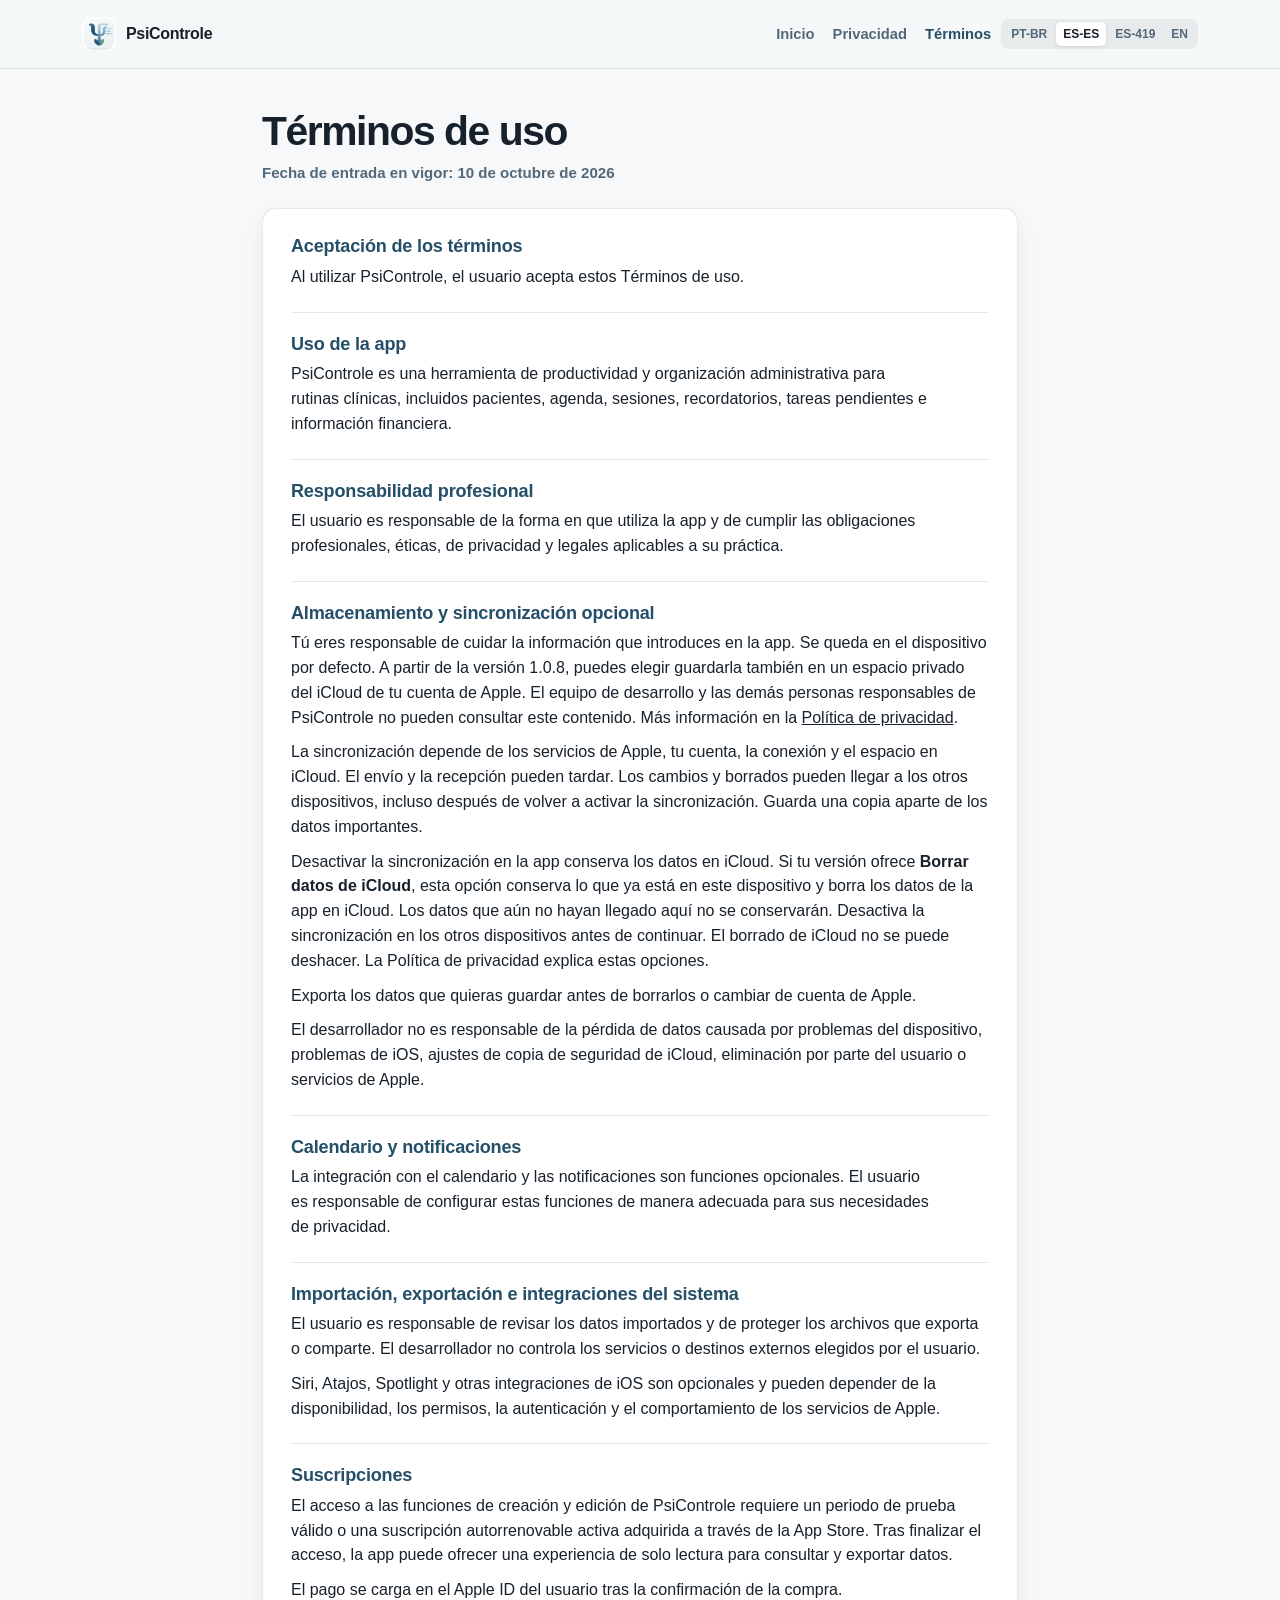
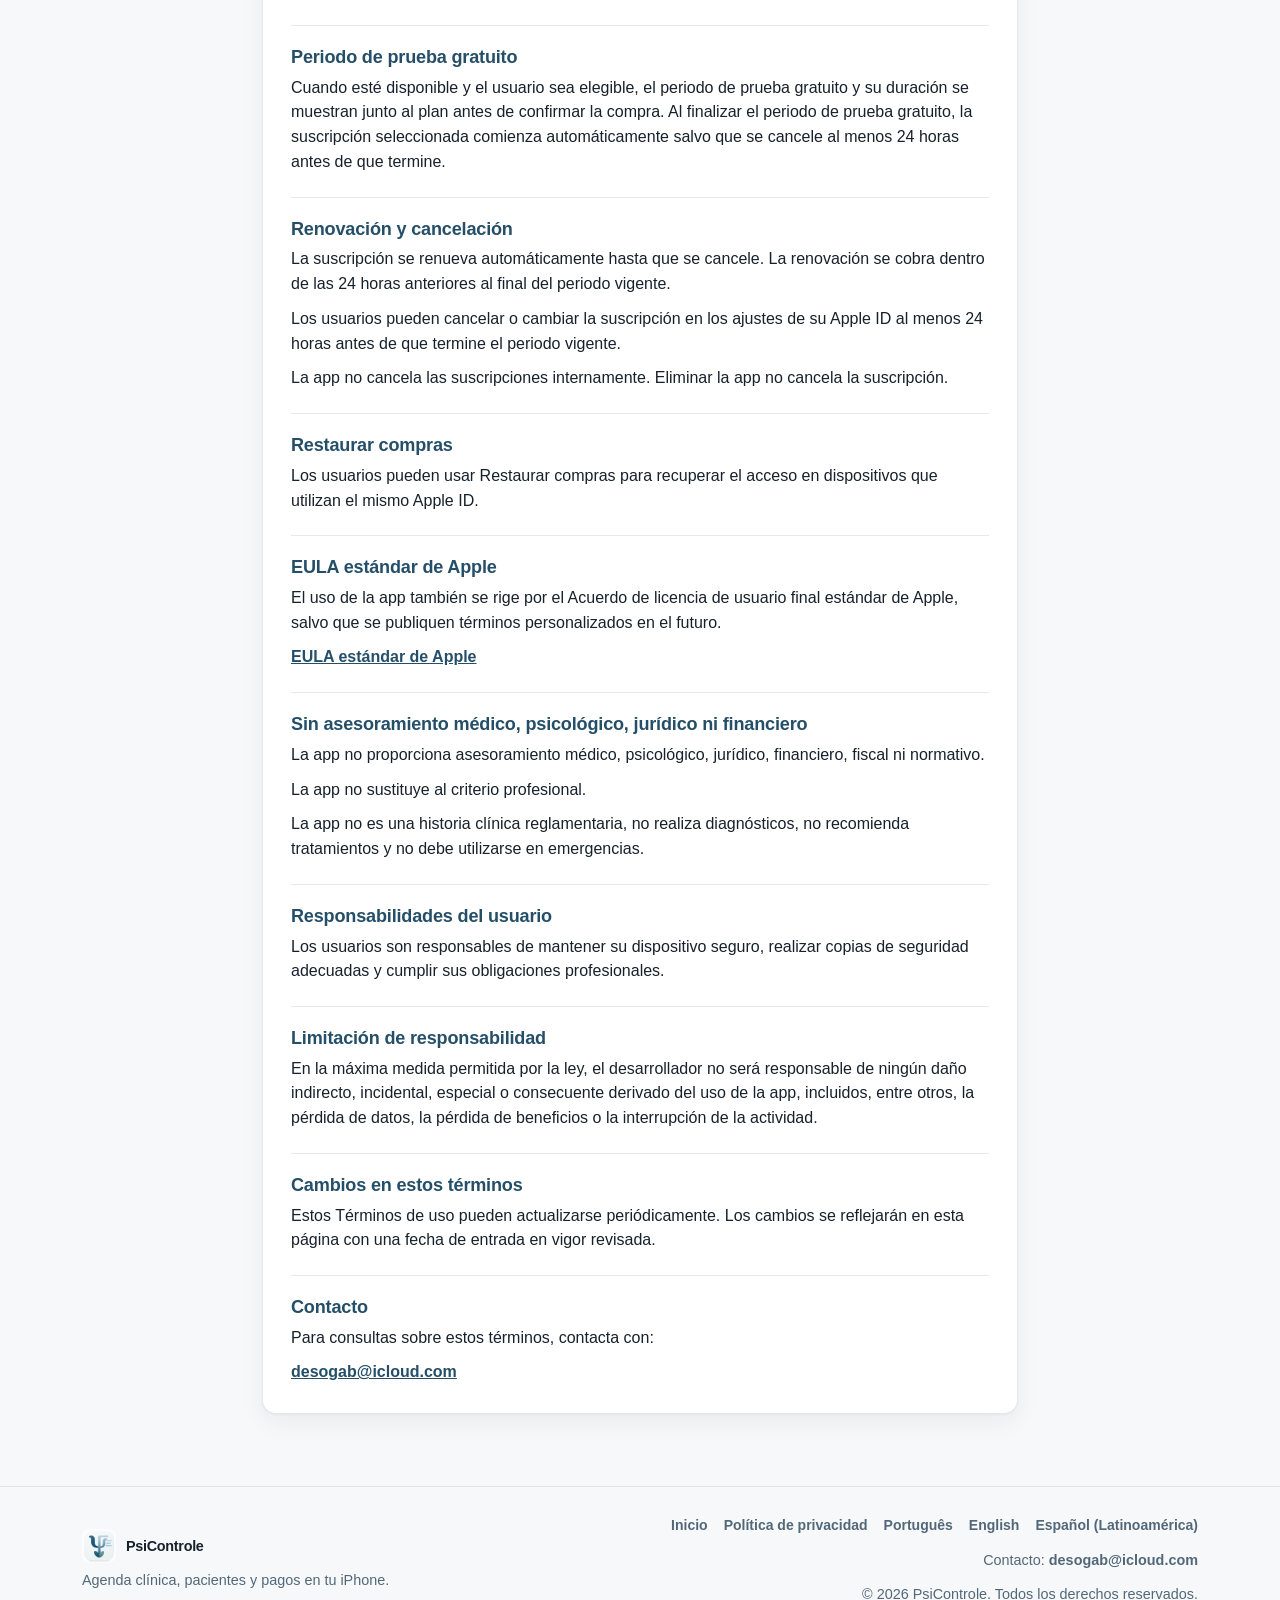
<file: es-ES/terms.html>
<!DOCTYPE html>
<html lang="es-ES">
<head>
  <meta charset="UTF-8">
  <meta name="color-scheme" content="light dark">
  <meta name="viewport" content="width=device-width, initial-scale=1.0">
  <title>Términos de uso — PsiControle</title>
  <meta name="description" content="Términos de uso de PsiControle, una app para organizar pacientes, citas e información financiera.">
  <link rel="icon" href="../assets/img/brand/app-icon.png">
  <link rel="stylesheet" href="../styles.css?v=20260716">
  <link rel="stylesheet" href="../legal-appearance.css?v=20261022">
  <!-- seo:start -->
  <link rel="canonical" href="https://psicontrole.app.br/es-ES/terms.html">
  <link rel="alternate" hreflang="pt-BR" href="https://psicontrole.app.br/pt-BR/terms.html">
  <link rel="alternate" hreflang="en" href="https://psicontrole.app.br/en/terms.html">
  <link rel="alternate" hreflang="es-ES" href="https://psicontrole.app.br/es-ES/terms.html">
  <link rel="alternate" hreflang="es-419" href="https://psicontrole.app.br/es-419/terms.html">
  <!-- seo:end -->
</head>
<body>
<a class="skip-link" href="#contenido">Ir al contenido</a>
<header class="site-header"><nav class="site-nav" aria-label="Navegación principal">
  <a href="./" class="brand-link" aria-label="PsiControle"><img src="../assets/img/brand/brand-mark.png" alt="" width="34" height="34"><span>PsiControle</span></a>
  <div class="nav-actions"><div class="main-nav" aria-label="Páginas"><a href="./">Inicio</a><a href="privacy.html">Privacidad</a><a href="terms.html" class="active">Términos</a></div><div class="lang-switch" aria-label="Idioma"><a href="../pt-BR/terms.html" lang="pt-BR">PT-BR</a><a href="terms.html" class="lang-active" lang="es-ES" title="Español (España)" aria-current="page">ES-ES</a><a href="../es-419/terms.html" lang="es-419" title="Español (Latinoamérica)">ES-419</a><a href="../en/terms.html" lang="en">EN</a></div></div>
</nav></header>
<main id="contenido" class="legal-main">
  <div class="legal-hero"><h1>Términos de uso</h1><span class="effective-date">Fecha de entrada en vigor: 10 de octubre de 2026</span></div>
  <div class="legal-card">
    <section class="legal-section"><h2>Aceptación de los términos</h2><p>Al utilizar PsiControle, el usuario acepta estos Términos de uso.</p></section>
    <section class="legal-section"><h2>Uso de la app</h2><p>PsiControle es una herramienta de productividad y organización administrativa para rutinas clínicas, incluidos pacientes, agenda, sesiones, recordatorios, tareas pendientes e información financiera.</p></section>
    <section class="legal-section"><h2>Responsabilidad profesional</h2><p>El usuario es responsable de la forma en que utiliza la app y de cumplir las obligaciones profesionales, éticas, de privacidad y legales aplicables a su práctica.</p></section>
    <section class="legal-section">
      <h2>Almacenamiento y sincronización opcional</h2>
      <p>Tú eres responsable de cuidar la información que introduces en la app. Se queda en el dispositivo por defecto. A partir de la versión 1.0.8, puedes elegir guardarla también en un espacio privado del iCloud de tu cuenta de Apple. El equipo de desarrollo y las demás personas responsables de PsiControle no pueden consultar este contenido. Más información en la <a href="privacy.html">Política de privacidad</a>.</p>
      <p>La sincronización depende de los servicios de Apple, tu cuenta, la conexión y el espacio en iCloud. El envío y la recepción pueden tardar. Los cambios y borrados pueden llegar a los otros dispositivos, incluso después de volver a activar la sincronización. Guarda una copia aparte de los datos importantes.</p>
      <p>Desactivar la sincronización en la app conserva los datos en iCloud. Si tu versión ofrece <strong>Borrar datos de iCloud</strong>, esta opción conserva lo que ya está en este dispositivo y borra los datos de la app en iCloud. Los datos que aún no hayan llegado aquí no se conservarán. Desactiva la sincronización en los otros dispositivos antes de continuar. El borrado de iCloud no se puede deshacer. La Política de privacidad explica estas opciones.</p>
      <p>Exporta los datos que quieras guardar antes de borrarlos o cambiar de cuenta de Apple.</p>
      <p>El desarrollador no es responsable de la pérdida de datos causada por problemas del dispositivo, problemas de iOS, ajustes de copia de seguridad de iCloud, eliminación por parte del usuario o servicios de Apple.</p>
    </section>
    <section class="legal-section"><h2>Calendario y notificaciones</h2><p>La integración con el calendario y las notificaciones son funciones opcionales. El usuario es responsable de configurar estas funciones de manera adecuada para sus necesidades de privacidad.</p></section>
    <section class="legal-section"><h2>Importación, exportación e integraciones del sistema</h2><p>El usuario es responsable de revisar los datos importados y de proteger los archivos que exporta o comparte. El desarrollador no controla los servicios o destinos externos elegidos por el usuario.</p><p>Siri, Atajos, Spotlight y otras integraciones de iOS son opcionales y pueden depender de la disponibilidad, los permisos, la autenticación y el comportamiento de los servicios de Apple.</p></section>
    <section class="legal-section"><h2>Suscripciones</h2><p>El acceso a las funciones de creación y edición de PsiControle requiere un periodo de prueba válido o una suscripción autorrenovable activa adquirida a través de la App Store. Tras finalizar el acceso, la app puede ofrecer una experiencia de solo lectura para consultar y exportar datos.</p><p>El pago se carga en el Apple ID del usuario tras la confirmación de la compra.</p></section>
    <section class="legal-section"><h2>Periodo de prueba gratuito</h2><p>Cuando esté disponible y el usuario sea elegible, el periodo de prueba gratuito y su duración se muestran junto al plan antes de confirmar la compra. Al finalizar el periodo de prueba gratuito, la suscripción seleccionada comienza automáticamente salvo que se cancele al menos 24 horas antes de que termine.</p></section>
    <section class="legal-section"><h2>Renovación y cancelación</h2><p>La suscripción se renueva automáticamente hasta que se cancele. La renovación se cobra dentro de las 24 horas anteriores al final del periodo vigente.</p><p>Los usuarios pueden cancelar o cambiar la suscripción en los ajustes de su Apple ID al menos 24 horas antes de que termine el periodo vigente.</p><p>La app no cancela las suscripciones internamente. Eliminar la app no cancela la suscripción.</p></section>
    <section class="legal-section"><h2>Restaurar compras</h2><p>Los usuarios pueden usar Restaurar compras para recuperar el acceso en dispositivos que utilizan el mismo Apple ID.</p></section>
    <section class="legal-section"><h2>EULA estándar de Apple</h2><p>El uso de la app también se rige por el Acuerdo de licencia de usuario final estándar de Apple, salvo que se publiquen términos personalizados en el futuro.</p><p><a href="https://www.apple.com/legal/internet-services/itunes/dev/stdeula/" target="_blank" rel="noopener noreferrer" class="contact-link">EULA estándar de Apple</a></p></section>
    <section class="legal-section"><h2>Sin asesoramiento médico, psicológico, jurídico ni financiero</h2><p>La app no proporciona asesoramiento médico, psicológico, jurídico, financiero, fiscal ni normativo.</p><p>La app no sustituye al criterio profesional.</p><p>La app no es una historia clínica reglamentaria, no realiza diagnósticos, no recomienda tratamientos y no debe utilizarse en emergencias.</p></section>
    <section class="legal-section"><h2>Responsabilidades del usuario</h2><p>Los usuarios son responsables de mantener su dispositivo seguro, realizar copias de seguridad adecuadas y cumplir sus obligaciones profesionales.</p></section>
    <section class="legal-section"><h2>Limitación de responsabilidad</h2><p>En la máxima medida permitida por la ley, el desarrollador no será responsable de ningún daño indirecto, incidental, especial o consecuente derivado del uso de la app, incluidos, entre otros, la pérdida de datos, la pérdida de beneficios o la interrupción de la actividad.</p></section>
    <section class="legal-section"><h2>Cambios en estos términos</h2><p>Estos Términos de uso pueden actualizarse periódicamente. Los cambios se reflejarán en esta página con una fecha de entrada en vigor revisada.</p></section>
    <section class="legal-section"><h2>Contacto</h2><p>Para consultas sobre estos términos, contacta con:</p><p><a href="mailto:desogab@icloud.com" class="contact-link">desogab@icloud.com</a></p></section>
  </div>
</main>
<footer class="site-footer"><div class="footer-inner"><div><a href="./" class="footer-brand"><img src="../assets/img/brand/brand-mark.png" alt="" width="34" height="34" loading="lazy"><span>PsiControle</span></a><p>Agenda clínica, pacientes y pagos en tu iPhone.</p></div><div class="footer-meta"><div class="footer-links"><a href="./">Inicio</a><a href="privacy.html">Política de privacidad</a><a href="../pt-BR/terms.html" lang="pt-BR">Português</a><a href="../en/terms.html" lang="en">English</a><a href="../es-419/terms.html" lang="es-419">Español (Latinoamérica)</a></div><p>Contacto: <a href="mailto:desogab@icloud.com">desogab@icloud.com</a></p><p>&copy; 2026 PsiControle. Todos los derechos reservados.</p></div></div></footer>
</body>
</html>
</file>
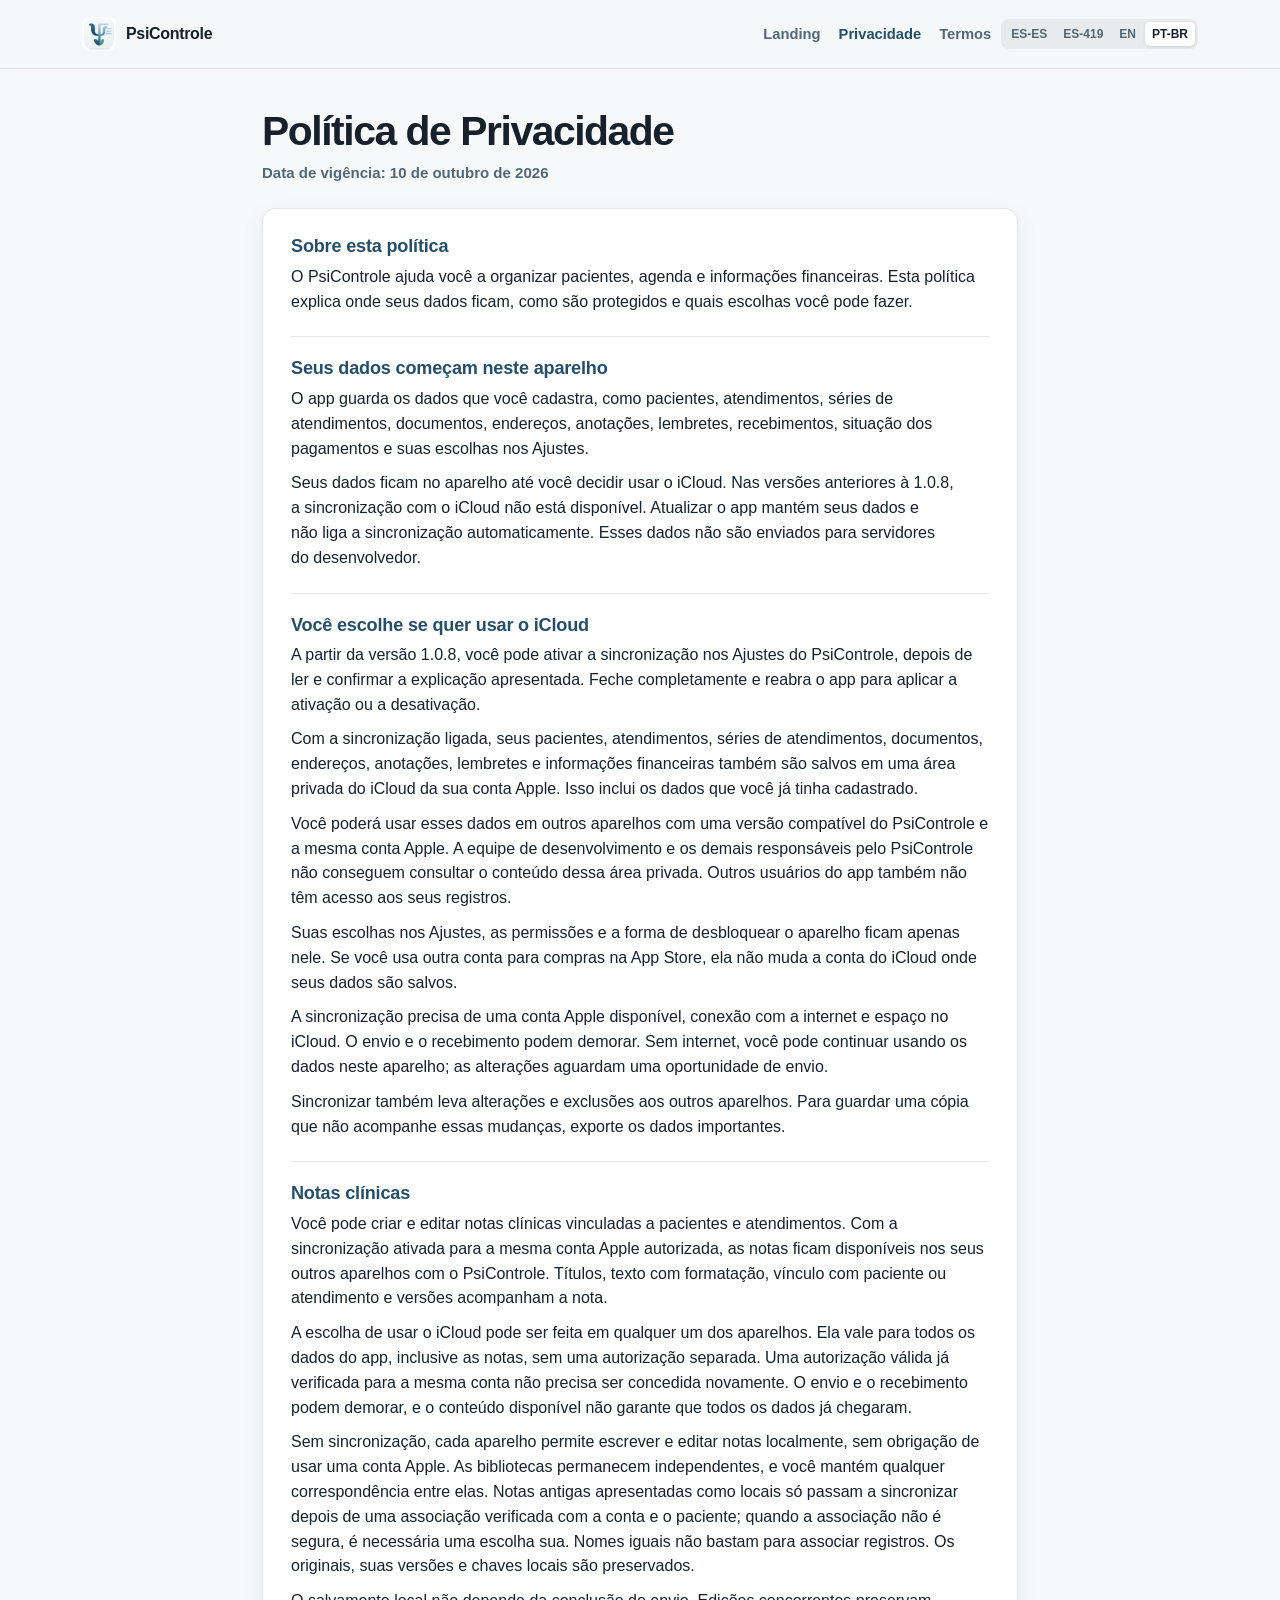
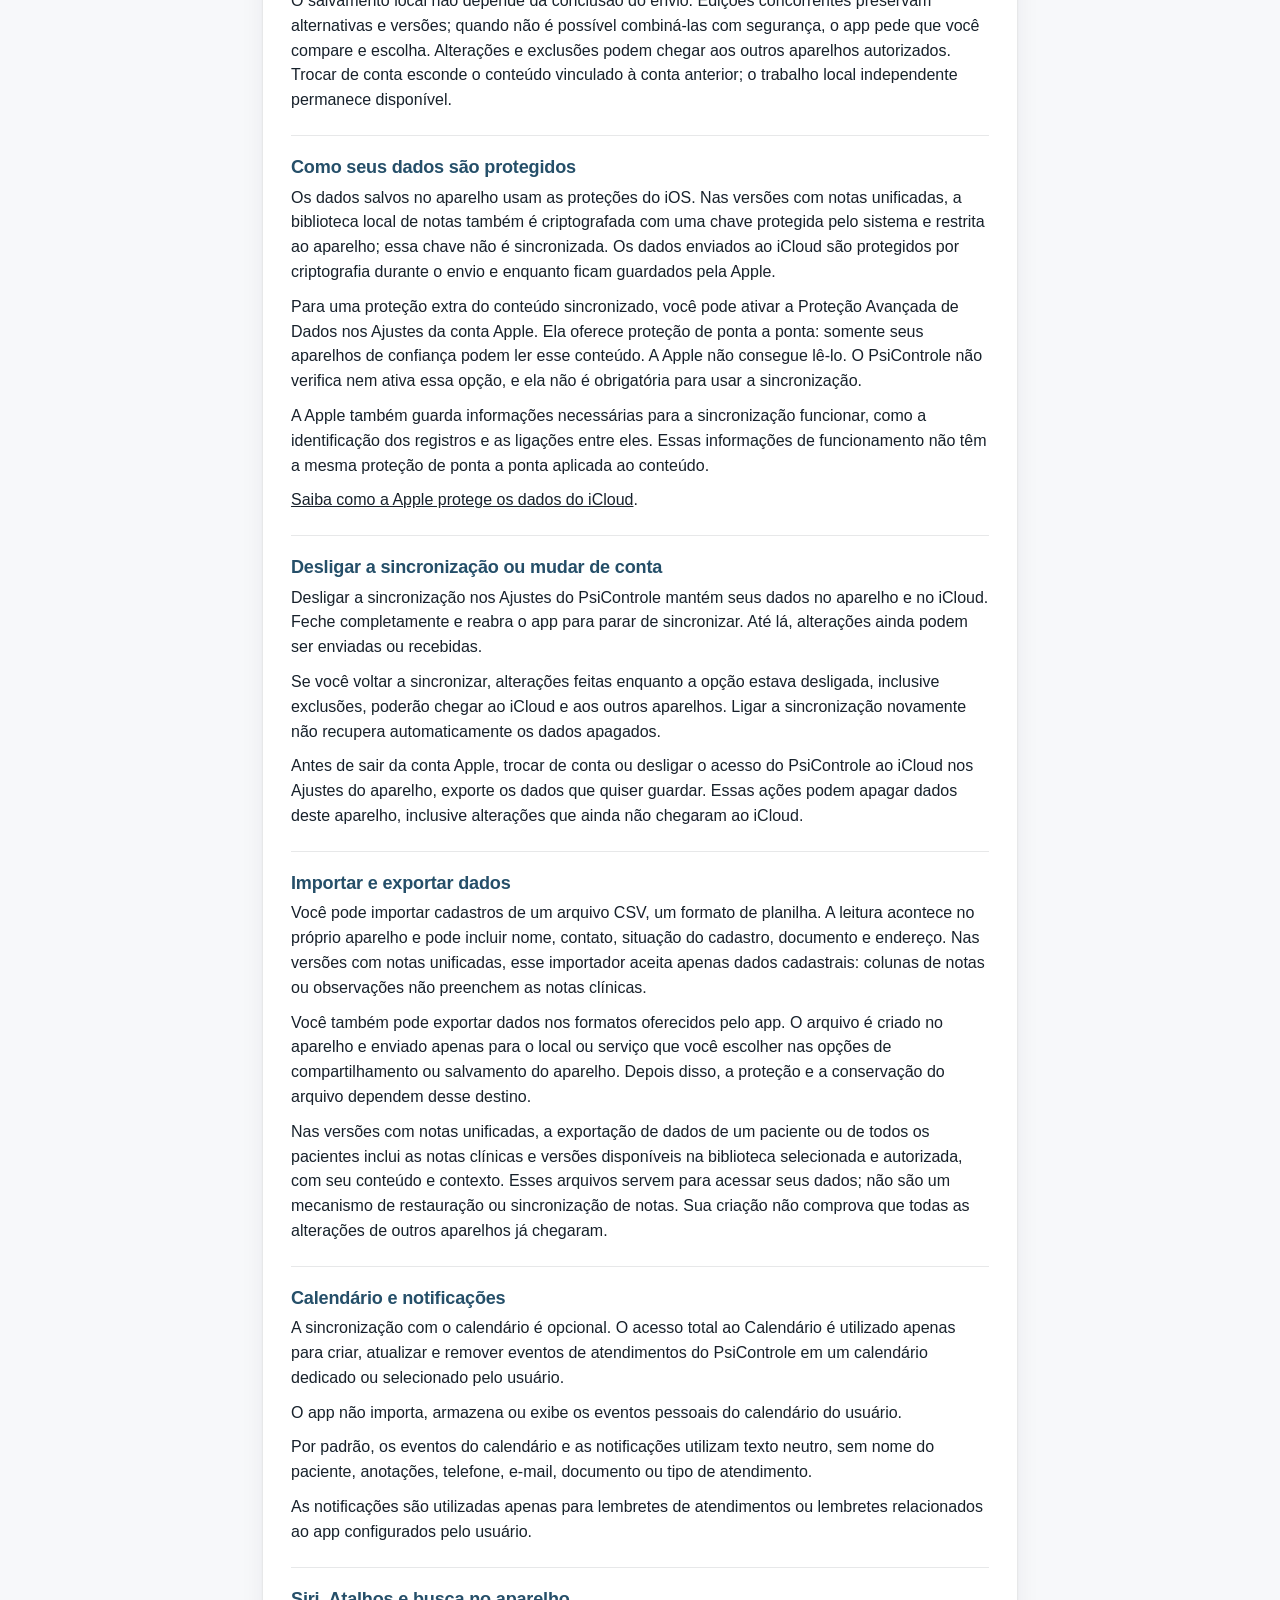
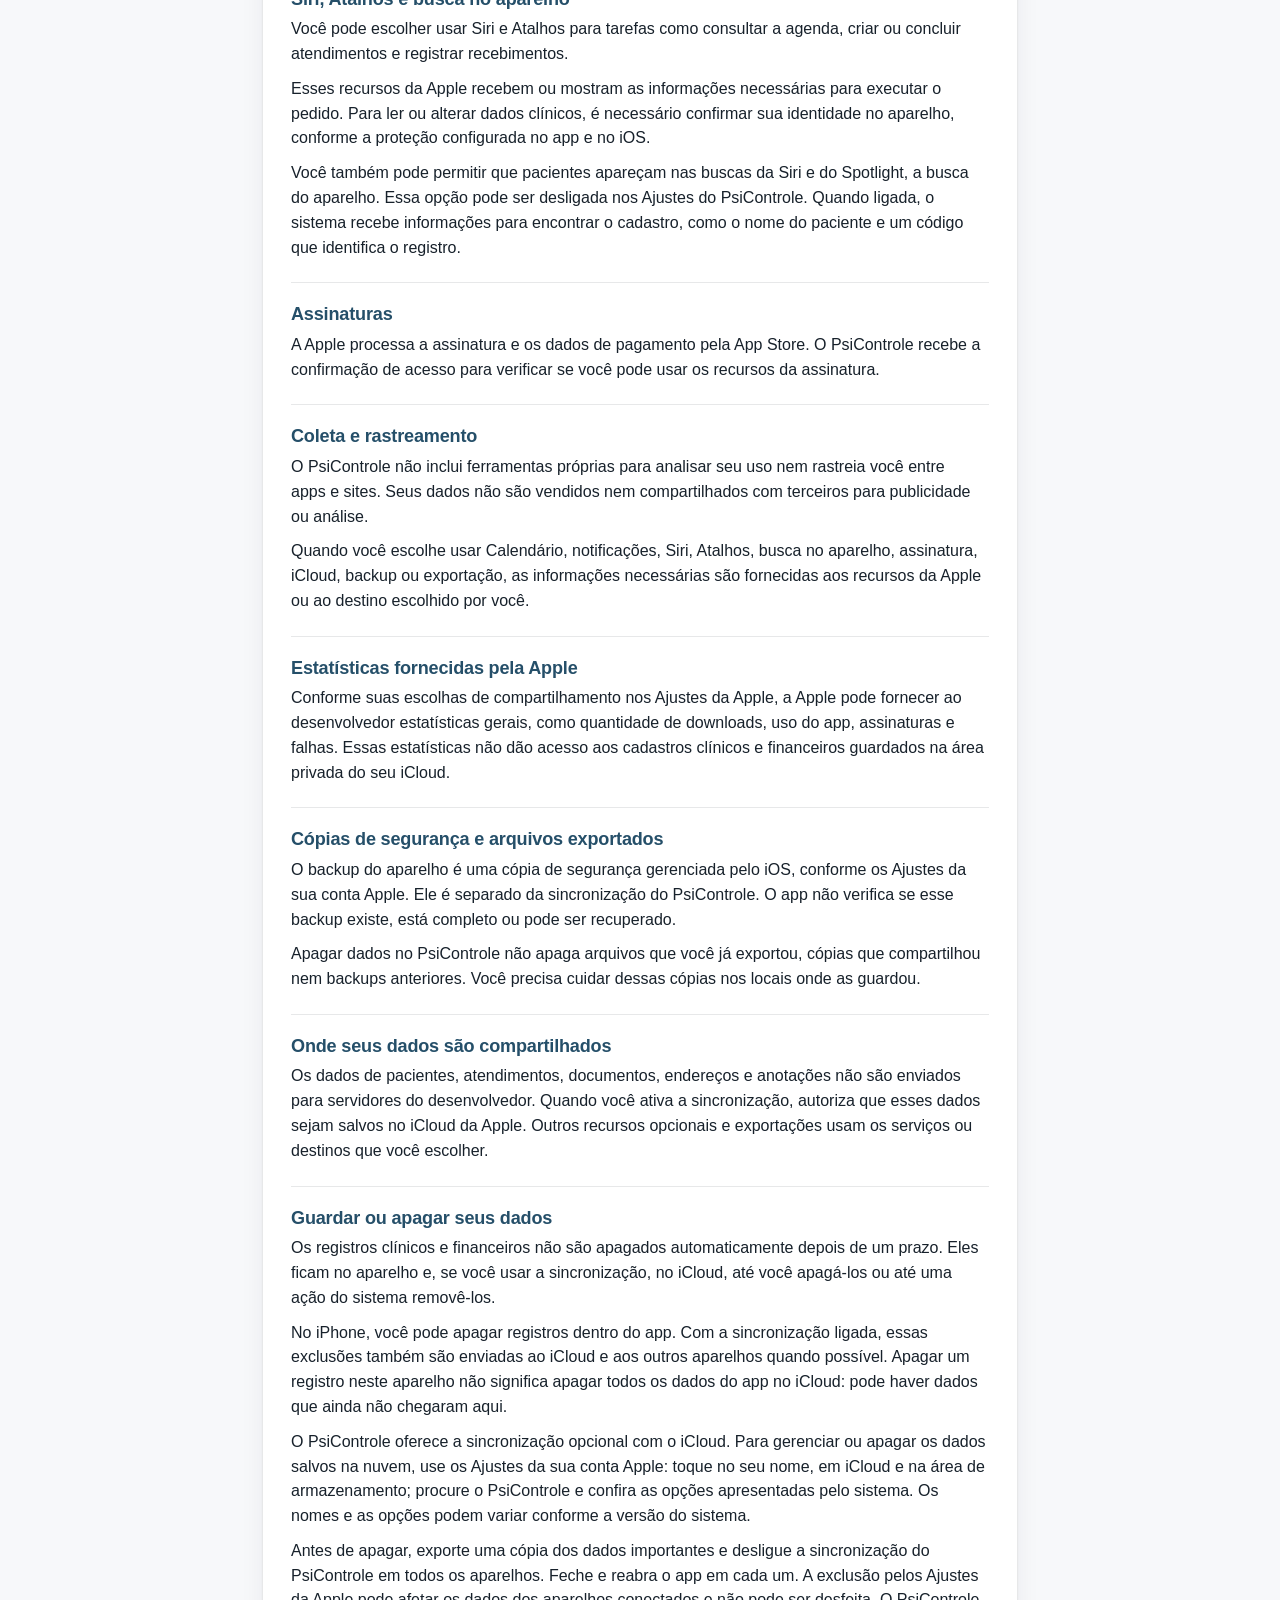
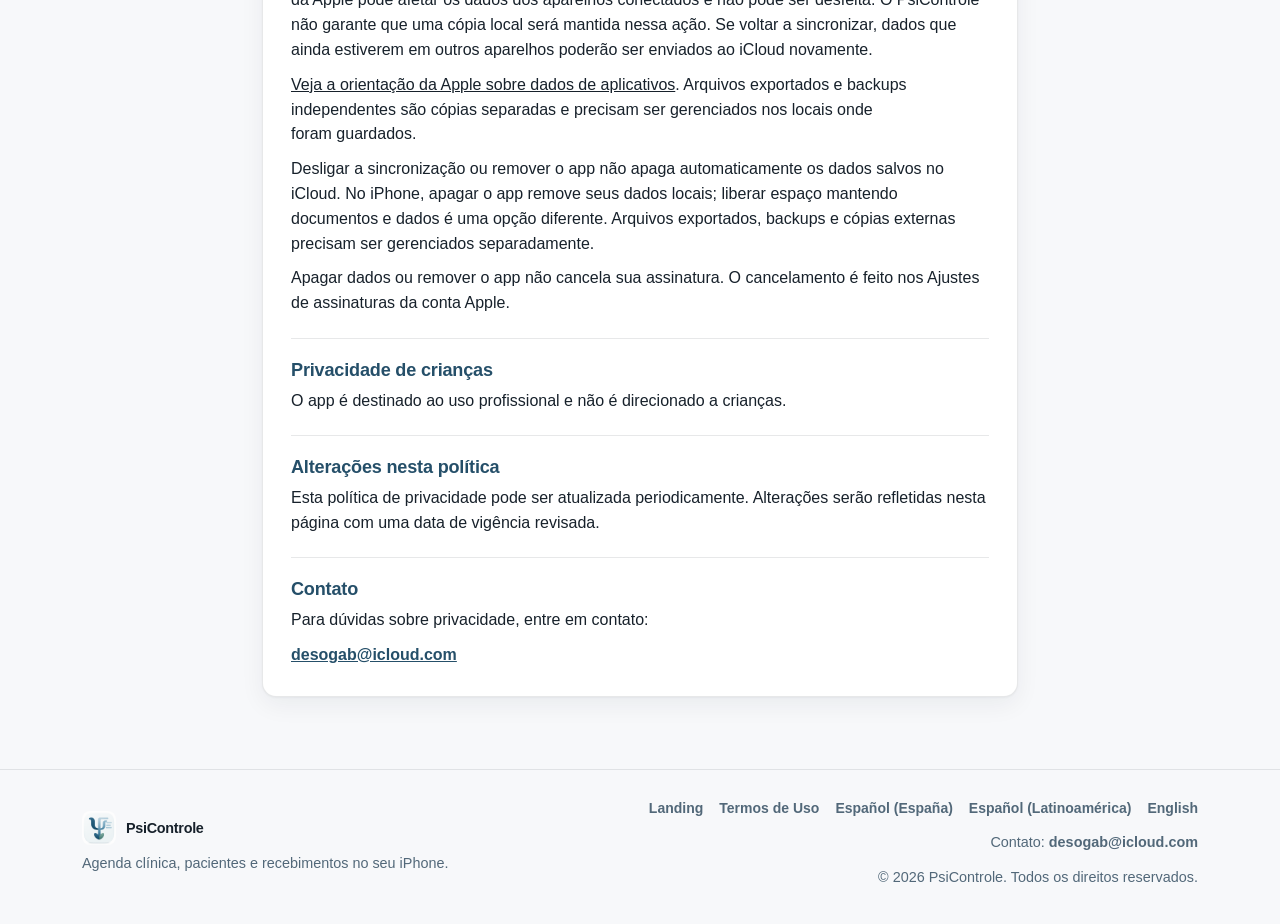
<file: pt-BR/privacy.html>
<!DOCTYPE html>
<html lang="pt-BR">
<head>
  <meta charset="UTF-8">
  <meta name="color-scheme" content="light dark">
  <meta name="viewport" content="width=device-width, initial-scale=1.0">
  <title>Política de Privacidade — PsiControle</title>
  <meta name="description" content="Política de Privacidade do PsiControle. Entenda onde seus dados ficam, como são protegidos e como apagá-los.">
  <link rel="icon" href="../assets/img/brand/app-icon.png">
  <link rel="stylesheet" href="../styles.css?v=20260716">
  <link rel="stylesheet" href="../legal-appearance.css?v=20261022">
  <!-- seo:start -->
  <link rel="canonical" href="https://psicontrole.app.br/pt-BR/privacy.html">
  <link rel="alternate" hreflang="pt-BR" href="https://psicontrole.app.br/pt-BR/privacy.html">
  <link rel="alternate" hreflang="en" href="https://psicontrole.app.br/en/privacy.html">
  <link rel="alternate" hreflang="es-ES" href="https://psicontrole.app.br/es-ES/privacy.html">
  <link rel="alternate" hreflang="es-419" href="https://psicontrole.app.br/es-419/privacy.html">
  <!-- seo:end -->
</head>
<body>
<a class="skip-link" href="#conteudo">Pular para o conteúdo</a>

<header class="site-header">
  <nav class="site-nav" aria-label="Navegação principal">
    <a href="./" class="brand-link" aria-label="PsiControle">
      <img src="../assets/img/brand/brand-mark.png" alt="" width="34" height="34">
      <span>PsiControle</span>
    </a>

    <div class="nav-actions">
      <div class="main-nav" aria-label="Páginas">
        <a href="./">Landing</a>
        <a href="privacy.html" class="active">Privacidade</a>
        <a href="terms.html">Termos</a>
      </div>
      <div class="lang-switch" aria-label="Idioma">
        <a href="../es-ES/privacy.html" lang="es-ES" title="Español (España)">ES-ES</a>
        <a href="../es-419/privacy.html" lang="es-419" title="Español (Latinoamérica)">ES-419</a>
        <a href="../en/privacy.html" lang="en">EN</a>
        <a href="privacy.html" class="lang-active" lang="pt-BR">PT-BR</a>
      </div>
    </div>
  </nav>
</header>

<main id="conteudo" class="legal-main">
  <div class="legal-hero">
    <h1>Política de Privacidade</h1>
    <span class="effective-date">Data de vigência: 10 de outubro de 2026</span>
  </div>

  <div class="legal-card">
    <section class="legal-section">
      <h2>Sobre esta política</h2>
      <p>O PsiControle ajuda você a organizar pacientes, agenda e informações financeiras. Esta política explica onde seus dados ficam, como são protegidos e quais escolhas você pode fazer.</p>
    </section>

    <section class="legal-section">
      <h2>Seus dados começam neste aparelho</h2>
      <p>O app guarda os dados que você cadastra, como pacientes, atendimentos, séries de atendimentos, documentos, endereços, anotações, lembretes, recebimentos, situação dos pagamentos e suas escolhas nos Ajustes.</p>
      <p>Seus dados ficam no aparelho até você decidir usar o iCloud. Nas versões anteriores à 1.0.8, a sincronização com o iCloud não está disponível. Atualizar o app mantém seus dados e não liga a sincronização automaticamente. Esses dados não são enviados para servidores do desenvolvedor.</p>
    </section>

    <section class="legal-section">
      <h2>Você escolhe se quer usar o iCloud</h2>
      <p>A partir da versão 1.0.8, você pode ativar a sincronização nos Ajustes do PsiControle, depois de ler e confirmar a explicação apresentada. Feche completamente e reabra o app para aplicar a ativação ou a desativação.</p>
      <p>Com a sincronização ligada, seus pacientes, atendimentos, séries de atendimentos, documentos, endereços, anotações, lembretes e informações financeiras também são salvos em uma área privada do iCloud da sua conta Apple. Isso inclui os dados que você já tinha cadastrado.</p>
      <p>Você poderá usar esses dados em outros aparelhos com uma versão compatível do PsiControle e a mesma conta Apple. A equipe de desenvolvimento e os demais responsáveis pelo PsiControle não conseguem consultar o conteúdo dessa área privada. Outros usuários do app também não têm acesso aos seus registros.</p>
      <p>Suas escolhas nos Ajustes, as permissões e a forma de desbloquear o aparelho ficam apenas nele. Se você usa outra conta para compras na App Store, ela não muda a conta do iCloud onde seus dados são salvos.</p>
      <p>A sincronização precisa de uma conta Apple disponível, conexão com a internet e espaço no iCloud. O envio e o recebimento podem demorar. Sem internet, você pode continuar usando os dados neste aparelho; as alterações aguardam uma oportunidade de envio.</p>
      <p>Sincronizar também leva alterações e exclusões aos outros aparelhos. Para guardar uma cópia que não acompanhe essas mudanças, exporte os dados importantes.</p>
    </section>

    <section class="legal-section">
      <h2>Notas clínicas</h2>
      <p>Você pode criar e editar notas clínicas vinculadas a pacientes e atendimentos. Com a sincronização ativada para a mesma conta Apple autorizada, as notas ficam disponíveis nos seus outros aparelhos com o PsiControle. Títulos, texto com formatação, vínculo com paciente ou atendimento e versões acompanham a nota.</p>
      <p>A escolha de usar o iCloud pode ser feita em qualquer um dos aparelhos. Ela vale para todos os dados do app, inclusive as notas, sem uma autorização separada. Uma autorização válida já verificada para a mesma conta não precisa ser concedida novamente. O envio e o recebimento podem demorar, e o conteúdo disponível não garante que todos os dados já chegaram.</p>
      <p>Sem sincronização, cada aparelho permite escrever e editar notas localmente, sem obrigação de usar uma conta Apple. As bibliotecas permanecem independentes, e você mantém qualquer correspondência entre elas. Notas antigas apresentadas como locais só passam a sincronizar depois de uma associação verificada com a conta e o paciente; quando a associação não é segura, é necessária uma escolha sua. Nomes iguais não bastam para associar registros. Os originais, suas versões e chaves locais são preservados.</p>
      <p>O salvamento local não depende da conclusão do envio. Edições concorrentes preservam alternativas e versões; quando não é possível combiná-las com segurança, o app pede que você compare e escolha. Alterações e exclusões podem chegar aos outros aparelhos autorizados. Trocar de conta esconde o conteúdo vinculado à conta anterior; o trabalho local independente permanece disponível.</p>
    </section>

    <section class="legal-section">
      <h2>Como seus dados são protegidos</h2>
      <p>Os dados salvos no aparelho usam as proteções do iOS. Nas versões com notas unificadas, a biblioteca local de notas também é criptografada com uma chave protegida pelo sistema e restrita ao aparelho; essa chave não é sincronizada. Os dados enviados ao iCloud são protegidos por criptografia durante o envio e enquanto ficam guardados pela Apple.</p>
      <p>Para uma proteção extra do conteúdo sincronizado, você pode ativar a Proteção Avançada de Dados nos Ajustes da conta Apple. Ela oferece proteção de ponta a ponta: somente seus aparelhos de confiança podem ler esse conteúdo. A Apple não consegue lê-lo. O PsiControle não verifica nem ativa essa opção, e ela não é obrigatória para usar a sincronização.</p>
      <p>A Apple também guarda informações necessárias para a sincronização funcionar, como a identificação dos registros e as ligações entre eles. Essas informações de funcionamento não têm a mesma proteção de ponta a ponta aplicada ao conteúdo.</p>
      <p><a href="https://support.apple.com/pt-br/102651">Saiba como a Apple protege os dados do iCloud</a>.</p>
    </section>

    <section class="legal-section">
      <h2>Desligar a sincronização ou mudar de conta</h2>
      <p>Desligar a sincronização nos Ajustes do PsiControle mantém seus dados no aparelho e no iCloud. Feche completamente e reabra o app para parar de sincronizar. Até lá, alterações ainda podem ser enviadas ou recebidas.</p>
      <p>Se você voltar a sincronizar, alterações feitas enquanto a opção estava desligada, inclusive exclusões, poderão chegar ao iCloud e aos outros aparelhos. Ligar a sincronização novamente não recupera automaticamente os dados apagados.</p>
      <p>Antes de sair da conta Apple, trocar de conta ou desligar o acesso do PsiControle ao iCloud nos Ajustes do aparelho, exporte os dados que quiser guardar. Essas ações podem apagar dados deste aparelho, inclusive alterações que ainda não chegaram ao iCloud.</p>
    </section>

    <section class="legal-section">
      <h2>Importar e exportar dados</h2>
      <p>Você pode importar cadastros de um arquivo CSV, um formato de planilha. A leitura acontece no próprio aparelho e pode incluir nome, contato, situação do cadastro, documento e endereço. Nas versões com notas unificadas, esse importador aceita apenas dados cadastrais: colunas de notas ou observações não preenchem as notas clínicas.</p>
      <p>Você também pode exportar dados nos formatos oferecidos pelo app. O arquivo é criado no aparelho e enviado apenas para o local ou serviço que você escolher nas opções de compartilhamento ou salvamento do aparelho. Depois disso, a proteção e a conservação do arquivo dependem desse destino.</p>
      <p>Nas versões com notas unificadas, a exportação de dados de um paciente ou de todos os pacientes inclui as notas clínicas e versões disponíveis na biblioteca selecionada e autorizada, com seu conteúdo e contexto. Esses arquivos servem para acessar seus dados; não são um mecanismo de restauração ou sincronização de notas. Sua criação não comprova que todas as alterações de outros aparelhos já chegaram.</p>
    </section>

    <section class="legal-section">
      <h2>Calendário e notificações</h2>
      <p>A sincronização com o calendário é opcional. O acesso total ao Calendário é utilizado apenas para criar, atualizar e remover eventos de atendimentos do PsiControle em um calendário dedicado ou selecionado pelo usuário.</p>
      <p>O app não importa, armazena ou exibe os eventos pessoais do calendário do usuário.</p>
      <p>Por padrão, os eventos do calendário e as notificações utilizam texto neutro, sem nome do paciente, anotações, telefone, e-mail, documento ou tipo de atendimento.</p>
      <p>As notificações são utilizadas apenas para lembretes de atendimentos ou lembretes relacionados ao app configurados pelo usuário.</p>
    </section>

    <section class="legal-section">
      <h2>Siri, Atalhos e busca no aparelho</h2>
      <p>Você pode escolher usar Siri e Atalhos para tarefas como consultar a agenda, criar ou concluir atendimentos e registrar recebimentos.</p>
      <p>Esses recursos da Apple recebem ou mostram as informações necessárias para executar o pedido. Para ler ou alterar dados clínicos, é necessário confirmar sua identidade no aparelho, conforme a proteção configurada no app e no iOS.</p>
      <p>Você também pode permitir que pacientes apareçam nas buscas da Siri e do Spotlight, a busca do aparelho. Essa opção pode ser desligada nos Ajustes do PsiControle. Quando ligada, o sistema recebe informações para encontrar o cadastro, como o nome do paciente e um código que identifica o registro.</p>
    </section>

    <section class="legal-section">
      <h2>Assinaturas</h2>
      <p>A Apple processa a assinatura e os dados de pagamento pela App Store. O PsiControle recebe a confirmação de acesso para verificar se você pode usar os recursos da assinatura.</p>
    </section>

    <section class="legal-section">
      <h2>Coleta e rastreamento</h2>
      <p>O PsiControle não inclui ferramentas próprias para analisar seu uso nem rastreia você entre apps e sites. Seus dados não são vendidos nem compartilhados com terceiros para publicidade ou análise.</p>
      <p>Quando você escolhe usar Calendário, notificações, Siri, Atalhos, busca no aparelho, assinatura, iCloud, backup ou exportação, as informações necessárias são fornecidas aos recursos da Apple ou ao destino escolhido por você.</p>
    </section>

    <section class="legal-section">
      <h2>Estatísticas fornecidas pela Apple</h2>
      <p>Conforme suas escolhas de compartilhamento nos Ajustes da Apple, a Apple pode fornecer ao desenvolvedor estatísticas gerais, como quantidade de downloads, uso do app, assinaturas e falhas. Essas estatísticas não dão acesso aos cadastros clínicos e financeiros guardados na área privada do seu iCloud.</p>
    </section>

    <section class="legal-section">
      <h2>Cópias de segurança e arquivos exportados</h2>
      <p>O backup do aparelho é uma cópia de segurança gerenciada pelo iOS, conforme os Ajustes da sua conta Apple. Ele é separado da sincronização do PsiControle. O app não verifica se esse backup existe, está completo ou pode ser recuperado.</p>
      <p>Apagar dados no PsiControle não apaga arquivos que você já exportou, cópias que compartilhou nem backups anteriores. Você precisa cuidar dessas cópias nos locais onde as guardou.</p>
    </section>

    <section class="legal-section">
      <h2>Onde seus dados são compartilhados</h2>
      <p>Os dados de pacientes, atendimentos, documentos, endereços e anotações não são enviados para servidores do desenvolvedor. Quando você ativa a sincronização, autoriza que esses dados sejam salvos no iCloud da Apple. Outros recursos opcionais e exportações usam os serviços ou destinos que você escolher.</p>
    </section>

    <section class="legal-section">
      <h2>Guardar ou apagar seus dados</h2>
      <p>Os registros clínicos e financeiros não são apagados automaticamente depois de um prazo. Eles ficam no aparelho e, se você usar a sincronização, no iCloud, até você apagá-los ou até uma ação do sistema removê-los.</p>
      <p>No iPhone, você pode apagar registros dentro do app. Com a sincronização ligada, essas exclusões também são enviadas ao iCloud e aos outros aparelhos quando possível. Apagar um registro neste aparelho não significa apagar todos os dados do app no iCloud: pode haver dados que ainda não chegaram aqui.</p>
      <p>O PsiControle oferece a sincronização opcional com o iCloud. Para gerenciar ou apagar os dados salvos na nuvem, use os Ajustes da sua conta Apple: toque no seu nome, em iCloud e na área de armazenamento; procure o PsiControle e confira as opções apresentadas pelo sistema. Os nomes e as opções podem variar conforme a versão do sistema.</p>
      <p>Antes de apagar, exporte uma cópia dos dados importantes e desligue a sincronização do PsiControle em todos os aparelhos. Feche e reabra o app em cada um. A exclusão pelos Ajustes da Apple pode afetar os dados dos aparelhos conectados e não pode ser desfeita. O PsiControle não garante que uma cópia local será mantida nessa ação. Se voltar a sincronizar, dados que ainda estiverem em outros aparelhos poderão ser enviados ao iCloud novamente.</p>
      <p><a href="https://support.apple.com/pt-br/guide/icloud/mm62d92d6b3e/icloud">Veja a orientação da Apple sobre dados de aplicativos</a>. Arquivos exportados e backups independentes são cópias separadas e precisam ser gerenciados nos locais onde foram guardados.</p>
      <p>Desligar a sincronização ou remover o app não apaga automaticamente os dados salvos no iCloud. No iPhone, apagar o app remove seus dados locais; liberar espaço mantendo documentos e dados é uma opção diferente. Arquivos exportados, backups e cópias externas precisam ser gerenciados separadamente.</p>
      <p>Apagar dados ou remover o app não cancela sua assinatura. O cancelamento é feito nos Ajustes de assinaturas da conta Apple.</p>
    </section>

    <section class="legal-section">
      <h2>Privacidade de crianças</h2>
      <p>O app é destinado ao uso profissional e não é direcionado a crianças.</p>
    </section>

    <section class="legal-section">
      <h2>Alterações nesta política</h2>
      <p>Esta política de privacidade pode ser atualizada periodicamente. Alterações serão refletidas nesta página com uma data de vigência revisada.</p>
    </section>

    <section class="legal-section">
      <h2>Contato</h2>
      <p>Para dúvidas sobre privacidade, entre em contato:</p>
      <p><a href="mailto:desogab@icloud.com" class="contact-link">desogab@icloud.com</a></p>
    </section>
  </div>
</main>

<footer class="site-footer">
  <div class="footer-inner">
    <div>
      <a href="./" class="footer-brand">
        <img src="../assets/img/brand/brand-mark.png" alt="" width="34" height="34" loading="lazy">
        <span>PsiControle</span>
      </a>
      <p>Agenda clínica, pacientes e recebimentos no seu iPhone.</p>
    </div>
    <div class="footer-meta">
      <div class="footer-links">
        <a href="./">Landing</a>
        <a href="terms.html">Termos de Uso</a>
        <a href="../es-ES/privacy.html" lang="es-ES">Español (España)</a>
        <a href="../es-419/privacy.html" lang="es-419">Español (Latinoamérica)</a>
        <a href="../en/privacy.html" lang="en">English</a>
      </div>
      <p>Contato: <a href="mailto:desogab@icloud.com">desogab@icloud.com</a></p>
      <p>&copy; 2026 PsiControle. Todos os direitos reservados.</p>
    </div>
  </div>
</footer>
</body>
</html>
</file>
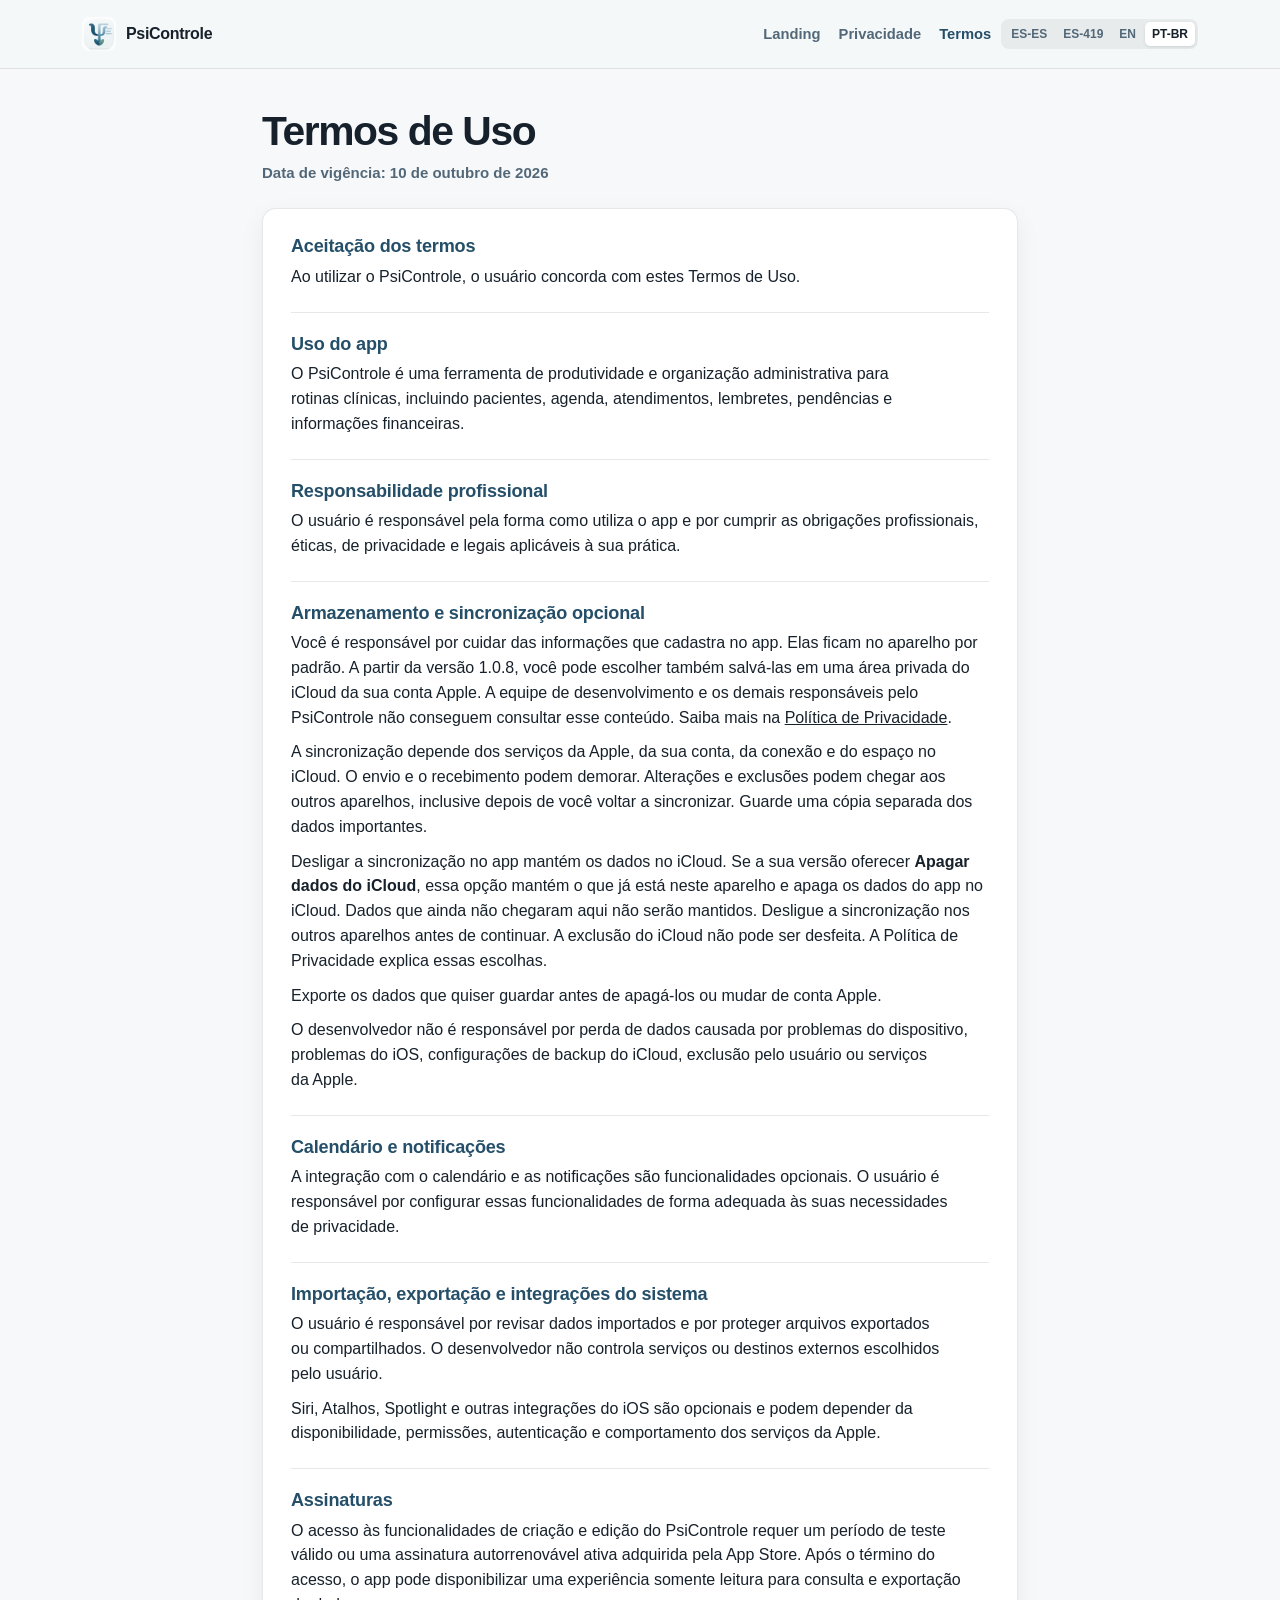
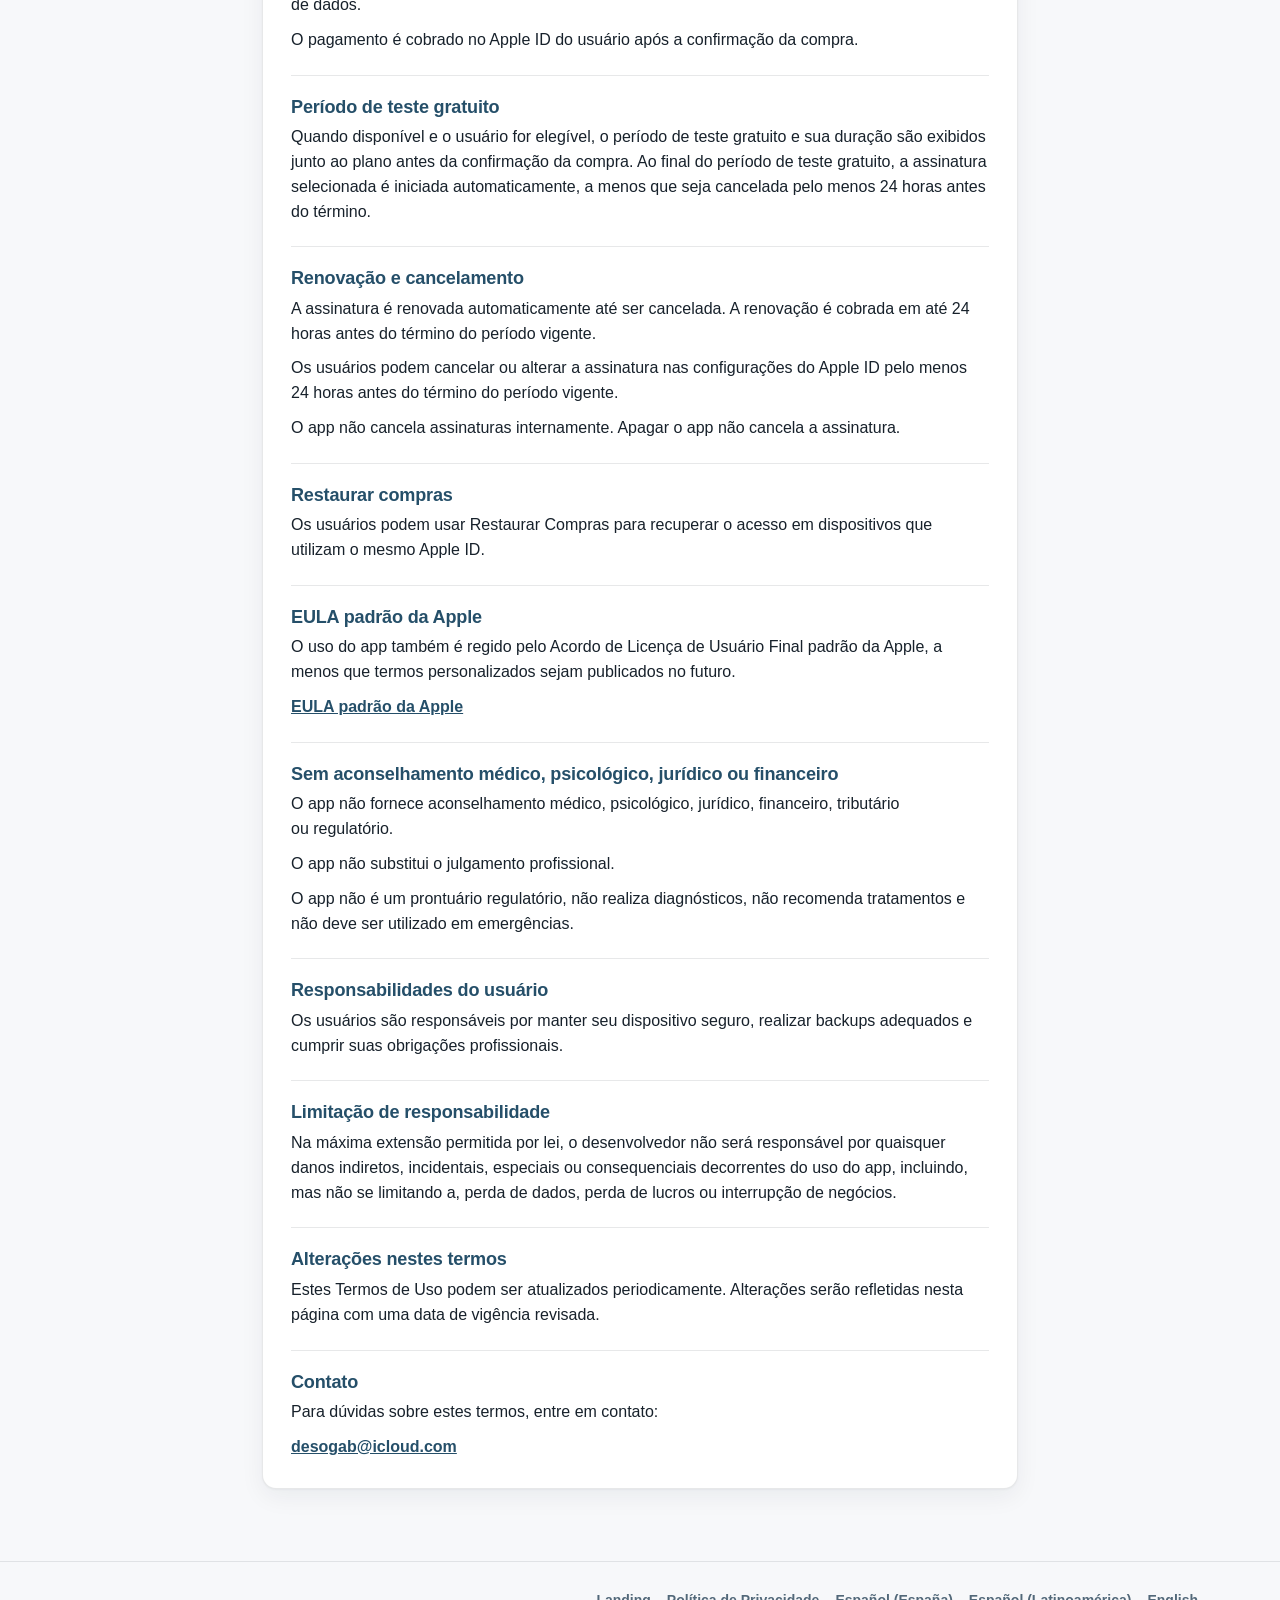
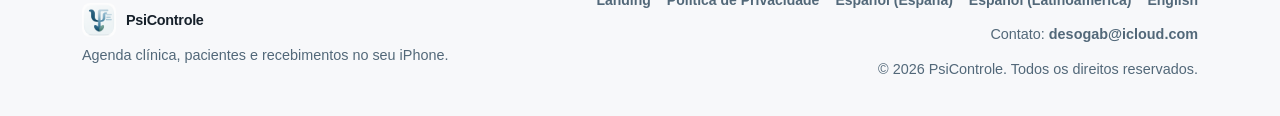
<file: pt-BR/terms.html>
<!DOCTYPE html>
<html lang="pt-BR">
<head>
  <meta charset="UTF-8">
  <meta name="color-scheme" content="light dark">
  <meta name="viewport" content="width=device-width, initial-scale=1.0">
  <title>Termos de Uso — PsiControle</title>
  <meta name="description" content="Termos de Uso do PsiControle, um app para organizar pacientes, agenda e informações financeiras.">
  <link rel="icon" href="../assets/img/brand/app-icon.png">
  <link rel="stylesheet" href="../styles.css?v=20260716">
  <link rel="stylesheet" href="../legal-appearance.css?v=20261022">
  <!-- seo:start -->
  <link rel="canonical" href="https://psicontrole.app.br/pt-BR/terms.html">
  <link rel="alternate" hreflang="pt-BR" href="https://psicontrole.app.br/pt-BR/terms.html">
  <link rel="alternate" hreflang="en" href="https://psicontrole.app.br/en/terms.html">
  <link rel="alternate" hreflang="es-ES" href="https://psicontrole.app.br/es-ES/terms.html">
  <link rel="alternate" hreflang="es-419" href="https://psicontrole.app.br/es-419/terms.html">
  <!-- seo:end -->
</head>
<body>
<a class="skip-link" href="#conteudo">Pular para o conteúdo</a>

<header class="site-header">
  <nav class="site-nav" aria-label="Navegação principal">
    <a href="./" class="brand-link" aria-label="PsiControle">
      <img src="../assets/img/brand/brand-mark.png" alt="" width="34" height="34">
      <span>PsiControle</span>
    </a>

    <div class="nav-actions">
      <div class="main-nav" aria-label="Páginas">
        <a href="./">Landing</a>
        <a href="privacy.html">Privacidade</a>
        <a href="terms.html" class="active">Termos</a>
      </div>
      <div class="lang-switch" aria-label="Idioma">
        <a href="../es-ES/terms.html" lang="es-ES" title="Español (España)">ES-ES</a>
        <a href="../es-419/terms.html" lang="es-419" title="Español (Latinoamérica)">ES-419</a>
        <a href="../en/terms.html" lang="en">EN</a>
        <a href="terms.html" class="lang-active" lang="pt-BR">PT-BR</a>
      </div>
    </div>
  </nav>
</header>

<main id="conteudo" class="legal-main">
  <div class="legal-hero">
    <h1>Termos de Uso</h1>
    <span class="effective-date">Data de vigência: 10 de outubro de 2026</span>
  </div>

  <div class="legal-card">
    <section class="legal-section">
      <h2>Aceitação dos termos</h2>
      <p>Ao utilizar o PsiControle, o usuário concorda com estes Termos de Uso.</p>
    </section>

    <section class="legal-section">
      <h2>Uso do app</h2>
      <p>O PsiControle é uma ferramenta de produtividade e organização administrativa para rotinas clínicas, incluindo pacientes, agenda, atendimentos, lembretes, pendências e informações financeiras.</p>
    </section>

    <section class="legal-section">
      <h2>Responsabilidade profissional</h2>
      <p>O usuário é responsável pela forma como utiliza o app e por cumprir as obrigações profissionais, éticas, de privacidade e legais aplicáveis à sua prática.</p>
    </section>

    <section class="legal-section">
      <h2>Armazenamento e sincronização opcional</h2>
      <p>Você é responsável por cuidar das informações que cadastra no app. Elas ficam no aparelho por padrão. A partir da versão 1.0.8, você pode escolher também salvá-las em uma área privada do iCloud da sua conta Apple. A equipe de desenvolvimento e os demais responsáveis pelo PsiControle não conseguem consultar esse conteúdo. Saiba mais na <a href="privacy.html">Política de Privacidade</a>.</p>
      <p>A sincronização depende dos serviços da Apple, da sua conta, da conexão e do espaço no iCloud. O envio e o recebimento podem demorar. Alterações e exclusões podem chegar aos outros aparelhos, inclusive depois de você voltar a sincronizar. Guarde uma cópia separada dos dados importantes.</p>
      <p>Desligar a sincronização no app mantém os dados no iCloud. Se a sua versão oferecer <strong>Apagar dados do iCloud</strong>, essa opção mantém o que já está neste aparelho e apaga os dados do app no iCloud. Dados que ainda não chegaram aqui não serão mantidos. Desligue a sincronização nos outros aparelhos antes de continuar. A exclusão do iCloud não pode ser desfeita. A Política de Privacidade explica essas escolhas.</p>
      <p>Exporte os dados que quiser guardar antes de apagá-los ou mudar de conta Apple.</p>
      <p>O desenvolvedor não é responsável por perda de dados causada por problemas do dispositivo, problemas do iOS, configurações de backup do iCloud, exclusão pelo usuário ou serviços da Apple.</p>
    </section>

    <section class="legal-section">
      <h2>Calendário e notificações</h2>
      <p>A integração com o calendário e as notificações são funcionalidades opcionais. O usuário é responsável por configurar essas funcionalidades de forma adequada às suas necessidades de privacidade.</p>
    </section>

    <section class="legal-section">
      <h2>Importação, exportação e integrações do sistema</h2>
      <p>O usuário é responsável por revisar dados importados e por proteger arquivos exportados ou compartilhados. O desenvolvedor não controla serviços ou destinos externos escolhidos pelo usuário.</p>
      <p>Siri, Atalhos, Spotlight e outras integrações do iOS são opcionais e podem depender da disponibilidade, permissões, autenticação e comportamento dos serviços da Apple.</p>
    </section>

    <section class="legal-section">
      <h2>Assinaturas</h2>
      <p>O acesso às funcionalidades de criação e edição do PsiControle requer um período de teste válido ou uma assinatura autorrenovável ativa adquirida pela App Store. Após o término do acesso, o app pode disponibilizar uma experiência somente leitura para consulta e exportação de dados.</p>
      <p>O pagamento é cobrado no Apple ID do usuário após a confirmação da compra.</p>
    </section>

    <section class="legal-section">
      <h2>Período de teste gratuito</h2>
      <p>Quando disponível e o usuário for elegível, o período de teste gratuito e sua duração são exibidos junto ao plano antes da confirmação da compra. Ao final do período de teste gratuito, a assinatura selecionada é iniciada automaticamente, a menos que seja cancelada pelo menos 24 horas antes do término.</p>
    </section>

    <section class="legal-section">
      <h2>Renovação e cancelamento</h2>
      <p>A assinatura é renovada automaticamente até ser cancelada. A renovação é cobrada em até 24 horas antes do término do período vigente.</p>
      <p>Os usuários podem cancelar ou alterar a assinatura nas configurações do Apple ID pelo menos 24 horas antes do término do período vigente.</p>
      <p>O app não cancela assinaturas internamente. Apagar o app não cancela a assinatura.</p>
    </section>

    <section class="legal-section">
      <h2>Restaurar compras</h2>
      <p>Os usuários podem usar Restaurar Compras para recuperar o acesso em dispositivos que utilizam o mesmo Apple ID.</p>
    </section>

    <section class="legal-section">
      <h2>EULA padrão da Apple</h2>
      <p>O uso do app também é regido pelo Acordo de Licença de Usuário Final padrão da Apple, a menos que termos personalizados sejam publicados no futuro.</p>
      <p><a href="https://www.apple.com/legal/internet-services/itunes/dev/stdeula/" target="_blank" rel="noopener noreferrer" class="contact-link">EULA padrão da Apple</a></p>
    </section>

    <section class="legal-section">
      <h2>Sem aconselhamento médico, psicológico, jurídico ou financeiro</h2>
      <p>O app não fornece aconselhamento médico, psicológico, jurídico, financeiro, tributário ou regulatório.</p>
      <p>O app não substitui o julgamento profissional.</p>
      <p>O app não é um prontuário regulatório, não realiza diagnósticos, não recomenda tratamentos e não deve ser utilizado em emergências.</p>
    </section>

    <section class="legal-section">
      <h2>Responsabilidades do usuário</h2>
      <p>Os usuários são responsáveis por manter seu dispositivo seguro, realizar backups adequados e cumprir suas obrigações profissionais.</p>
    </section>

    <section class="legal-section">
      <h2>Limitação de responsabilidade</h2>
      <p>Na máxima extensão permitida por lei, o desenvolvedor não será responsável por quaisquer danos indiretos, incidentais, especiais ou consequenciais decorrentes do uso do app, incluindo, mas não se limitando a, perda de dados, perda de lucros ou interrupção de negócios.</p>
    </section>

    <section class="legal-section">
      <h2>Alterações nestes termos</h2>
      <p>Estes Termos de Uso podem ser atualizados periodicamente. Alterações serão refletidas nesta página com uma data de vigência revisada.</p>
    </section>

    <section class="legal-section">
      <h2>Contato</h2>
      <p>Para dúvidas sobre estes termos, entre em contato:</p>
      <p><a href="mailto:desogab@icloud.com" class="contact-link">desogab@icloud.com</a></p>
    </section>
  </div>
</main>

<footer class="site-footer">
  <div class="footer-inner">
    <div>
      <a href="./" class="footer-brand">
        <img src="../assets/img/brand/brand-mark.png" alt="" width="34" height="34" loading="lazy">
        <span>PsiControle</span>
      </a>
      <p>Agenda clínica, pacientes e recebimentos no seu iPhone.</p>
    </div>
    <div class="footer-meta">
      <div class="footer-links">
        <a href="./">Landing</a>
        <a href="privacy.html">Política de Privacidade</a>
        <a href="../es-ES/terms.html" lang="es-ES">Español (España)</a>
        <a href="../es-419/terms.html" lang="es-419">Español (Latinoamérica)</a>
        <a href="../en/terms.html" lang="en">English</a>
      </div>
      <p>Contato: <a href="mailto:desogab@icloud.com">desogab@icloud.com</a></p>
      <p>&copy; 2026 PsiControle. Todos os direitos reservados.</p>
    </div>
  </div>
</footer>
</body>
</html>
</file>
<file: styles.css>
/* PsiControle site — one stylesheet for the landings, legal pages and the language chooser.
   Mobile first: base rules target phones; min-width queries add room for tablets and desktops. */

/* Design tokens. Brand colors mirror the app's asset catalog, the same source as
   psicontrole-motion/src/brand.ts (teal, ink, mist, sage, background). Change them there first. */
:root {
  --color-primary: #346b84; /* brand teal */
  --color-primary-strong: #254f69;
  --color-ink: #17212b; /* brand ink */
  --color-secondary: #526879; /* motion secondaryText */
  --color-background: #f7f8fa; /* brand background */
  --color-surface: #ffffff;
  --color-mist: #eaf2f5; /* brand mist */
  --color-sage: #c7dbd2; /* brand sage */
  --color-border: rgba(23, 33, 43, 0.1);
  --color-border-strong: rgba(52, 107, 132, 0.28);
  --shadow-card: 0 1px 2px rgba(23, 33, 43, 0.04), 0 8px 24px rgba(23, 33, 43, 0.06);
  --shadow-phone: 0 20px 48px rgba(23, 33, 43, 0.16);

  /* Three corner sizes: controls, cards, and the device frame (its screen is the frame minus its padding). */
  --radius-sm: 8px;
  --radius-md: 14px;
  --radius-device: 36px;
  --device-padding: 8px;

  --space-section: 48px;
  --space-head: 20px;
  --max-width: 1180px;
  --gutter: 20px;
  --header-height: 60px;
  --font-stack: -apple-system, BlinkMacSystemFont, "SF Pro Display", "SF Pro Text", "Helvetica Neue", Arial, sans-serif;
}

/* ---------- Base ---------- */

*,
*::before,
*::after {
  box-sizing: border-box;
}

html {
  font-size: 16px;
  -webkit-text-size-adjust: 100%;
  scroll-behavior: smooth;
  scroll-padding-top: calc(var(--header-height) + 16px);
}

body {
  margin: 0;
  min-height: 100vh;
  font-family: var(--font-stack);
  color: var(--color-ink);
  background: var(--color-background);
  line-height: 1.55;
  overflow-x: hidden;
}

img,
video {
  display: block;
  max-width: 100%;
  height: auto;
}

picture {
  display: block;
}

a {
  color: inherit;
}

h1,
h2,
h3,
p,
ul,
ol,
figure {
  margin: 0;
}

h1,
h2,
h3 {
  text-wrap: balance;
}

h2 {
  font-size: clamp(1.75rem, 6.4vw, 2.75rem);
  line-height: 1.08;
  letter-spacing: -0.035em;
}

h3 {
  font-size: 1.15rem;
  line-height: 1.25;
  letter-spacing: -0.02em;
}

p {
  text-wrap: pretty;
}

a:focus-visible,
button:focus-visible,
summary:focus-visible,
[tabindex]:focus-visible {
  outline: 3px solid rgba(52, 107, 132, 0.45);
  outline-offset: 3px;
}

.wrap {
  width: 100%;
  max-width: var(--max-width);
  margin: 0 auto;
  padding: 0 var(--gutter);
}

.skip-link {
  position: absolute;
  left: 16px;
  top: 12px;
  z-index: 30;
  transform: translateY(-160%);
  padding: 10px 14px;
  border-radius: var(--radius-sm);
  color: #fff;
  background: var(--color-ink);
  text-decoration: none;
}

.skip-link:focus {
  transform: none;
}

.visually-hidden {
  position: absolute;
  width: 1px;
  height: 1px;
  overflow: hidden;
  clip: rect(0 0 0 0);
  white-space: nowrap;
}

/* ---------- Header ---------- */

.site-header {
  position: sticky;
  top: 0;
  z-index: 20;
  border-bottom: 1px solid var(--color-border);
  background: rgba(245, 247, 248, 0.88);
  -webkit-backdrop-filter: saturate(160%) blur(20px);
  backdrop-filter: saturate(160%) blur(20px);
}

.site-nav {
  max-width: var(--max-width);
  min-height: var(--header-height);
  margin: 0 auto;
  padding: 0 var(--gutter);
  display: flex;
  align-items: center;
  justify-content: space-between;
  gap: 12px;
}

.brand-link,
.footer-brand {
  display: inline-flex;
  align-items: center;
  gap: 10px;
  color: var(--color-ink);
  text-decoration: none;
  font-weight: 700;
  letter-spacing: -0.02em;
}

.brand-link img,
.footer-brand img {
  flex-shrink: 0;
  width: 34px;
  height: 34px;
  border-radius: var(--radius-sm);
}

.brand-link {
  flex-shrink: 0;
}

.brand-link span {
  display: none;
}

.nav-actions {
  display: flex;
  align-items: center;
  gap: 10px;
}

.main-nav {
  display: flex;
  align-items: center;
  gap: 18px;
}

.main-nav a {
  display: none;
  color: var(--color-secondary);
  text-decoration: none;
  font-size: 0.92rem;
  font-weight: 600;
}

.main-nav a:hover,
.main-nav a.active {
  color: var(--color-primary-strong);
}

.main-nav a.nav-download {
  display: inline-flex;
  align-items: center;
  min-height: 36px;
  padding: 0 14px;
  border-radius: var(--radius-sm);
  color: #fff;
  background: var(--color-primary-strong);
  font-weight: 650;
}

.main-nav a.nav-download:hover {
  color: #fff;
  background: var(--color-primary);
}

.lang-switch {
  display: flex;
  gap: 2px;
  padding: 3px;
  border-radius: var(--radius-sm);
  background: rgba(23, 33, 43, 0.06);
}

.lang-switch a {
  padding: 5px 7px;
  border-radius: calc(var(--radius-sm) - 3px);
  color: var(--color-secondary);
  text-decoration: none;
  font-size: 0.75rem;
  font-weight: 650;
  line-height: 1.2;
  white-space: nowrap;
}

.lang-switch a:hover {
  color: var(--color-ink);
}

.lang-switch a.lang-active {
  color: var(--color-ink);
  background: var(--color-surface);
  box-shadow: 0 1px 3px rgba(20, 33, 44, 0.12);
}

/* ---------- Buttons ---------- */

.app-store-badge {
  display: inline-flex;
  align-items: center;
  gap: 10px;
  min-height: 56px;
  padding: 8px 22px 8px 18px;
  border-radius: var(--radius-md);
  color: #fff;
  background: #000;
  text-decoration: none;
  transition: transform 160ms ease, background 160ms ease;
}

.app-store-badge:hover {
  background: #1c1c1e;
  transform: translateY(-1px);
}

.app-store-glyph svg {
  width: 26px;
  height: 26px;
  fill: currentColor;
}

.app-store-copy {
  display: grid;
  line-height: 1.05;
}

.app-store-preline {
  font-size: 0.72rem;
  font-weight: 500;
}

.app-store-store {
  font-size: 1.3rem;
  font-weight: 650;
  letter-spacing: -0.02em;
}

.button {
  display: inline-flex;
  min-height: 48px;
  align-items: center;
  justify-content: center;
  padding: 12px 18px;
  border: 1px solid transparent;
  border-radius: var(--radius-sm);
  text-decoration: none;
  font-size: 0.98rem;
  font-weight: 650;
  line-height: 1.1;
}

.button-primary {
  color: #fff;
  background: var(--color-primary-strong);
}

.button-primary:hover {
  background: var(--color-primary);
}

.button-secondary {
  color: var(--color-primary-strong);
  border-color: var(--color-border-strong);
  background: var(--color-surface);
}

.text-link {
  color: var(--color-primary-strong);
  font-weight: 600;
  text-decoration: underline;
  text-decoration-thickness: 1px;
  text-underline-offset: 4px;
}

.button.is-disabled,
.app-store-badge.is-disabled,
.nav-download.is-disabled {
  cursor: default;
  opacity: 0.58;
}

/* ---------- Sections ---------- */

/* Sections pad only their top, so the gap between two sections is one --space-section, not two. */
.section {
  padding-top: var(--space-section);
}

.section-head {
  max-width: 640px;
  margin-bottom: var(--space-head);
}

.section-head p {
  margin-top: 12px;
  color: var(--color-secondary);
  font-size: 1.05rem;
}

/* ---------- Hero ---------- */

.hero {
  position: relative;
  overflow: hidden;
  padding-top: 32px;
}

.hero::before {
  content: "";
  position: absolute;
  z-index: -1;
  inset: 0;
  background:
    linear-gradient(180deg, rgba(245, 247, 248, 0) 60%, var(--color-background)),
    image-set(
      url("assets/img/brand/onboarding-hero.avif") type("image/avif"),
      url("assets/img/brand/onboarding-hero.webp") type("image/webp")
    ) right -120px top 120px / 420px auto no-repeat;
  opacity: 0.75;
}

.hero-grid {
  display: grid;
  gap: 36px;
}

.hero h1 {
  font-size: clamp(2.6rem, 11.5vw, 4.7rem);
  line-height: 0.98;
  letter-spacing: -0.055em;
}

.hero-kicker {
  display: block;
  margin-bottom: 14px;
  color: var(--color-primary-strong);
  font-size: 1rem;
  line-height: 1.35;
  letter-spacing: -0.01em;
  font-weight: 650;
}

.hero-lede {
  max-width: 560px;
  margin-top: 18px;
  color: var(--color-secondary);
  font-size: 1.12rem;
  line-height: 1.55;
}

.hero-cta {
  display: flex;
  flex-wrap: wrap;
  align-items: center;
  gap: 14px 22px;
  margin-top: 26px;
}

.hero-device {
  justify-self: center;
  width: min(100%, 330px);
  margin-bottom: -2px;
}

/* A phone that rises from the bottom edge: only the top of the screen shows. */
.hero-device .phone {
  border-bottom: 0;
  border-bottom-left-radius: 0;
  border-bottom-right-radius: 0;
  padding-bottom: 0;
}

.hero-device .phone img {
  height: min(58svh, 520px);
  object-fit: cover;
  object-position: top;
  border-bottom-left-radius: 0;
  border-bottom-right-radius: 0;
}

.phone {
  padding: var(--device-padding);
  border: 1px solid var(--color-border);
  border-radius: var(--radius-device);
  background: var(--color-surface);
  box-shadow: var(--shadow-phone);
}

.phone img,
.phone video {
  display: block;
  width: 100%;
  --screen-radius: calc(var(--radius-device) - var(--device-padding));
  border-radius: var(--screen-radius);
}

/* ---------- Workflows ----------
   Three moments of an appointment. Each is text plus one phone, cropped to the top of the screen.
   The phone slot can hold an <img> or a muted looping <video> from psicontrole-motion. */

.flow {
  display: grid;
  gap: 24px;
  padding: 32px 0;
  border-top: 1px solid var(--color-border);
}

.flow:last-child {
  padding-bottom: 0;
}

.flow-eyebrow {
  margin-bottom: 6px;
  color: var(--color-primary);
  font-size: 0.82rem;
  font-weight: 650;
  letter-spacing: 0.04em;
  text-transform: uppercase;
}

.flow h3 {
  font-size: clamp(1.35rem, 5.4vw, 1.75rem);
  line-height: 1.15;
  letter-spacing: -0.025em;
}

/* Numbered steps share the motion notices' numbered marker. */
.flow-steps {
  display: grid;
  gap: 12px;
  margin-top: 16px;
  padding: 0;
  list-style: none;
  counter-reset: step;
  color: var(--color-secondary);
}

.flow-steps li {
  position: relative;
  padding-left: 36px;
  counter-increment: step;
}

.flow-steps li::before {
  content: counter(step);
  position: absolute;
  left: 0;
  top: 0.1em;
  display: grid;
  place-items: center;
  width: 24px;
  height: 24px;
  border-radius: 50%;
  color: #fff;
  background: var(--color-primary);
  font-size: 0.78rem;
  font-weight: 700;
}

.flow-steps strong {
  color: var(--color-ink);
  font-weight: 650;
}

.flow-media {
  justify-self: center;
  width: min(100%, 260px);
}

/* A phone cut off at the bottom: only the top of the screen shows. */
.phone-crop {
  border-bottom: 0;
  border-bottom-left-radius: 0;
  border-bottom-right-radius: 0;
  padding-bottom: 0;
  box-shadow: none;
  background: var(--color-surface);
  -webkit-mask-image: linear-gradient(180deg, #000 75%, transparent);
  mask-image: linear-gradient(180deg, #000 75%, transparent);
}

.phone-crop img,
.phone-crop video {
  width: 100%;
  height: 360px;
  object-fit: cover;
  object-position: top;
  border-bottom-left-radius: 0;
  border-bottom-right-radius: 0;
  clip-path: inset(0 round var(--screen-radius) var(--screen-radius) 0 0);
}

/* ---------- Privacy ---------- */

.privacy-lede {
  max-width: 640px;
  font-size: 1.12rem;
  line-height: 1.55;
}

.privacy-list {
  display: grid;
  gap: 18px;
  margin-top: 28px;
  padding: 0;
  list-style: none;
}

.privacy-list li {
  display: grid;
  grid-template-columns: 40px minmax(0, 1fr);
  gap: 14px;
  align-items: start;
}

.privacy-icon {
  display: grid;
  place-items: center;
  width: 40px;
  height: 40px;
  border-radius: var(--radius-sm);
  color: var(--color-primary-strong);
  background: var(--color-mist);
}

.privacy-icon svg {
  width: 22px;
  height: 22px;
  fill: none;
  stroke: currentColor;
  stroke-width: 1.8;
  stroke-linecap: round;
  stroke-linejoin: round;
}

.privacy-list strong {
  display: block;
  font-weight: 650;
}

.privacy-list div span {
  color: var(--color-secondary);
  font-size: 0.95rem;
}

.privacy-more {
  display: inline-block;
  margin-top: 26px;
}

/* ---------- FAQ ---------- */

.faq-list {
  border-top: 1px solid var(--color-border);
}

.faq-list details {
  border-bottom: 1px solid var(--color-border);
}

.faq-list summary {
  position: relative;
  padding: 18px 36px 18px 0;
  cursor: pointer;
  list-style: none;
  font-weight: 650;
  line-height: 1.35;
}

.faq-list summary::-webkit-details-marker {
  display: none;
}

.faq-list summary::after {
  content: "";
  position: absolute;
  right: 6px;
  top: 50%;
  width: 9px;
  height: 9px;
  border-right: 2px solid var(--color-primary);
  border-bottom: 2px solid var(--color-primary);
  transform: translateY(-70%) rotate(45deg);
  transition: transform 160ms ease;
}

.faq-list details[open] summary::after {
  transform: translateY(-30%) rotate(-135deg);
}

.faq-list details p {
  max-width: 680px;
  padding-bottom: 18px;
  color: var(--color-secondary);
}

/* ---------- Final call to action ---------- */

/* A full-width band that closes the page: centered on phones, a text-and-button row on wider screens. */
.final-cta {
  margin-top: var(--space-section);
  padding: 48px 0;
  color: #fff;
  background: var(--color-primary-strong);
  text-align: center;
}

.final-cta-card h2 {
  max-width: 620px;
  margin: 0 auto;
}

.final-cta-card p {
  margin-top: 12px;
  color: rgba(255, 255, 255, 0.78);
}

.final-cta-card .app-store-badge {
  margin-top: 24px;
}

/* ---------- Footer ---------- */

.site-footer {
  border-top: 1px solid var(--color-border);
  padding: 28px 0 36px;
  color: var(--color-secondary);
  font-size: 0.9rem;
}

.footer-inner {
  max-width: var(--max-width);
  margin: 0 auto;
  padding: 0 var(--gutter);
  display: grid;
  justify-items: center;
  gap: 16px;
  text-align: center;
}

.footer-links {
  display: flex;
  flex-wrap: wrap;
  justify-content: center;
  gap: 8px 16px;
  font-size: 0.875rem;
}

.footer-links a {
  text-decoration: none;
  font-weight: 600;
}

.footer-links a:hover {
  color: var(--color-primary-strong);
}

.footer-meta {
  display: grid;
  gap: 12px;
}

.footer-meta p {
  margin: 0;
}

.footer-meta p a {
  text-decoration: none;
  font-weight: 600;
}

.footer-meta p a:hover {
  color: var(--color-primary-strong);
}

/* ---------- Legal pages ---------- */

.legal-main {
  max-width: 820px;
  margin: 0 auto;
  padding: 40px var(--gutter) 72px;
}

.legal-hero {
  margin-bottom: 24px;
}

.legal-hero h1 {
  margin-bottom: 8px;
  font-size: clamp(2rem, 8vw, 2.55rem);
  line-height: 1.08;
  letter-spacing: -0.035em;
}

.effective-date {
  display: block;
  color: var(--color-secondary);
  font-size: 0.94rem;
  font-weight: 600;
}

.legal-card {
  padding: 20px;
  border: 1px solid var(--color-border);
  border-radius: var(--radius-md);
  background: var(--color-surface);
  box-shadow: var(--shadow-card);
}

.legal-section {
  padding: 22px 0;
  border-bottom: 1px solid var(--color-border);
}

.legal-section:first-child {
  padding-top: 0;
}

.legal-section:last-child {
  padding-bottom: 0;
  border-bottom: 0;
}

.legal-section h2 {
  margin-bottom: 8px;
  color: var(--color-primary-strong);
  font-size: 1.13rem;
  letter-spacing: -0.01em;
}

.legal-section p,
.legal-section ul {
  margin-bottom: 10px;
}

.legal-section p:last-child,
.legal-section ul:last-child {
  margin-bottom: 0;
}

.contact-link {
  color: var(--color-primary-strong);
  font-weight: 650;
  word-break: break-word;
}

/* Legal pages: on phones the header keeps only the link back home; the other legal page is in the footer. */
.legal-page .main-nav a:first-child {
  display: inline;
  font-size: 0.9rem;
}

@media (min-width: 560px) {
  .legal-page .main-nav a {
    display: inline;
  }
}

/* ---------- Language chooser (site root) ---------- */

.redirect-page {
  min-height: 100vh;
  display: grid;
  place-items: center;
  padding: 24px;
}

.redirect-card {
  width: min(100%, 440px);
  padding: 28px;
  border: 1px solid var(--color-border);
  border-radius: var(--radius-md);
  background: var(--color-surface);
  box-shadow: var(--shadow-card);
  text-align: center;
}

.redirect-card img {
  margin: 0 auto 16px;
}

.redirect-card h1 {
  margin-bottom: 8px;
  font-size: 2rem;
  letter-spacing: -0.035em;
}

.redirect-actions {
  display: flex;
  justify-content: center;
  flex-wrap: wrap;
  gap: 10px;
  margin-top: 20px;
}

/* ---------- Larger screens ---------- */

@media (min-width: 400px) {
  .brand-link span {
    display: inline;
  }
}

@media (min-width: 720px) {
  :root {
    --gutter: 32px;
    --header-height: 68px;
  }

  :root {
    --space-section: 80px;
    --space-head: 28px;
  }

  /* Text and phone side by side; the middle workflow mirrors so the page reads in a zigzag. */
  .flow {
    grid-template-columns: minmax(0, 1fr) 280px;
    align-items: center;
    gap: 56px;
    padding: 48px 0 0;
  }

  .flow:nth-of-type(even) {
    grid-template-columns: 280px minmax(0, 1fr);
  }

  .flow:nth-of-type(even) .flow-media {
    order: -1;
  }

  .flow-media {
    width: 280px;
  }

  .flow-text {
    max-width: 520px;
    padding-bottom: 48px;
  }

  .privacy-list {
    grid-template-columns: repeat(3, minmax(0, 1fr));
    gap: 28px;
  }

  .privacy-list li {
    grid-template-columns: 1fr;
  }

  .final-cta {
    padding: 64px 0;
    text-align: left;
  }

  .final-cta-card h2 {
    margin: 0;
  }

  .final-cta-card {
    display: grid;
    grid-template-columns: minmax(0, 1fr) auto;
    align-items: center;
    column-gap: 32px;
  }

  .final-cta-card .app-store-badge {
    grid-column: 2;
    grid-row: 1 / span 2;
    margin-top: 0;
  }

  .footer-inner {
    grid-template-columns: auto 1fr;
    align-items: center;
    justify-items: stretch;
    text-align: left;
  }

  .footer-meta {
    justify-items: end;
    text-align: right;
  }

  .footer-links {
    justify-content: flex-end;
  }

  .legal-card {
    padding: 28px;
  }
}

@media (min-width: 900px) {
  .main-nav a {
    display: inline;
  }

  .hero {
    padding-top: 56px;
  }

  .hero::before {
    background-position: center, right 8% top 40px;
    background-size: auto, 520px auto;
  }

  .hero-grid {
    grid-template-columns: minmax(0, 1fr) 360px;
    align-items: end;
    gap: 64px;
  }

  .hero-copy {
    padding-bottom: 88px;
  }

  .hero-device {
    width: 360px;
  }

  .hero-device .phone img {
    height: 560px;
  }

  .flow {
    grid-template-columns: minmax(0, 1fr) 300px;
    gap: 96px;
  }

  .flow:nth-of-type(even) {
    grid-template-columns: 300px minmax(0, 1fr);
  }

  .flow-media {
    width: 300px;
  }

  .phone-crop img,
  .phone-crop video {
    height: 400px;
  }
}

@media (prefers-reduced-motion: reduce) {
  html {
    scroll-behavior: auto;
  }

  *,
  *::before,
  *::after {
    transition: none !important;
  }
}

/* The landing's teal band already separates the footer. */
main:has(.final-cta) + .site-footer {
  border-top: 0;
}
</file>
<file: legal-appearance.css>
/* Only legal documents load this sheet; the marketing pages keep their design. */
:root {
  color-scheme: light dark;
}

@media (prefers-color-scheme: dark) {
  :root {
    --color-primary: #a5cbe1;
    --color-primary-strong: #b5d9ed;
    --color-ink: #f2f4f7;
    --color-secondary: #c1cad4;
    --color-background: #0f141a;
    --color-mist: #263b49;
    --color-surface: #1c232b;
    --color-surface-solid: #1c232b;
    --color-border: #465360;
    --color-border-strong: #647b8d;
    --shadow-card: none;
  }

  html,
  body {
    background: var(--color-background);
  }

  .site-header,
  .site-header.is-scrolled,
  .site-footer {
    background: var(--color-background);
    border-color: var(--color-border);
    box-shadow: none;
  }

  .legal-card,
  .lang-switch,
  .nav-download,
  code {
    background: var(--color-surface);
    border-color: var(--color-border);
  }

  .legal-section {
    border-bottom-color: var(--color-border);
  }

  a:focus-visible,
  button:focus-visible,
  [tabindex]:focus-visible {
    outline-color: var(--color-primary);
  }

  .skip-link {
    color: var(--color-background);
    background: var(--color-ink);
  }
}

@media (prefers-color-scheme: dark) and (prefers-contrast: more) {
  :root {
    --color-ink: #ffffff;
    --color-secondary: #e3e9ef;
    --color-primary: #c6e7fa;
    --color-primary-strong: #c6e7fa;
    --color-border: #8c9aa7;
    --color-border-strong: #8c9aa7;
  }
}
</file>
